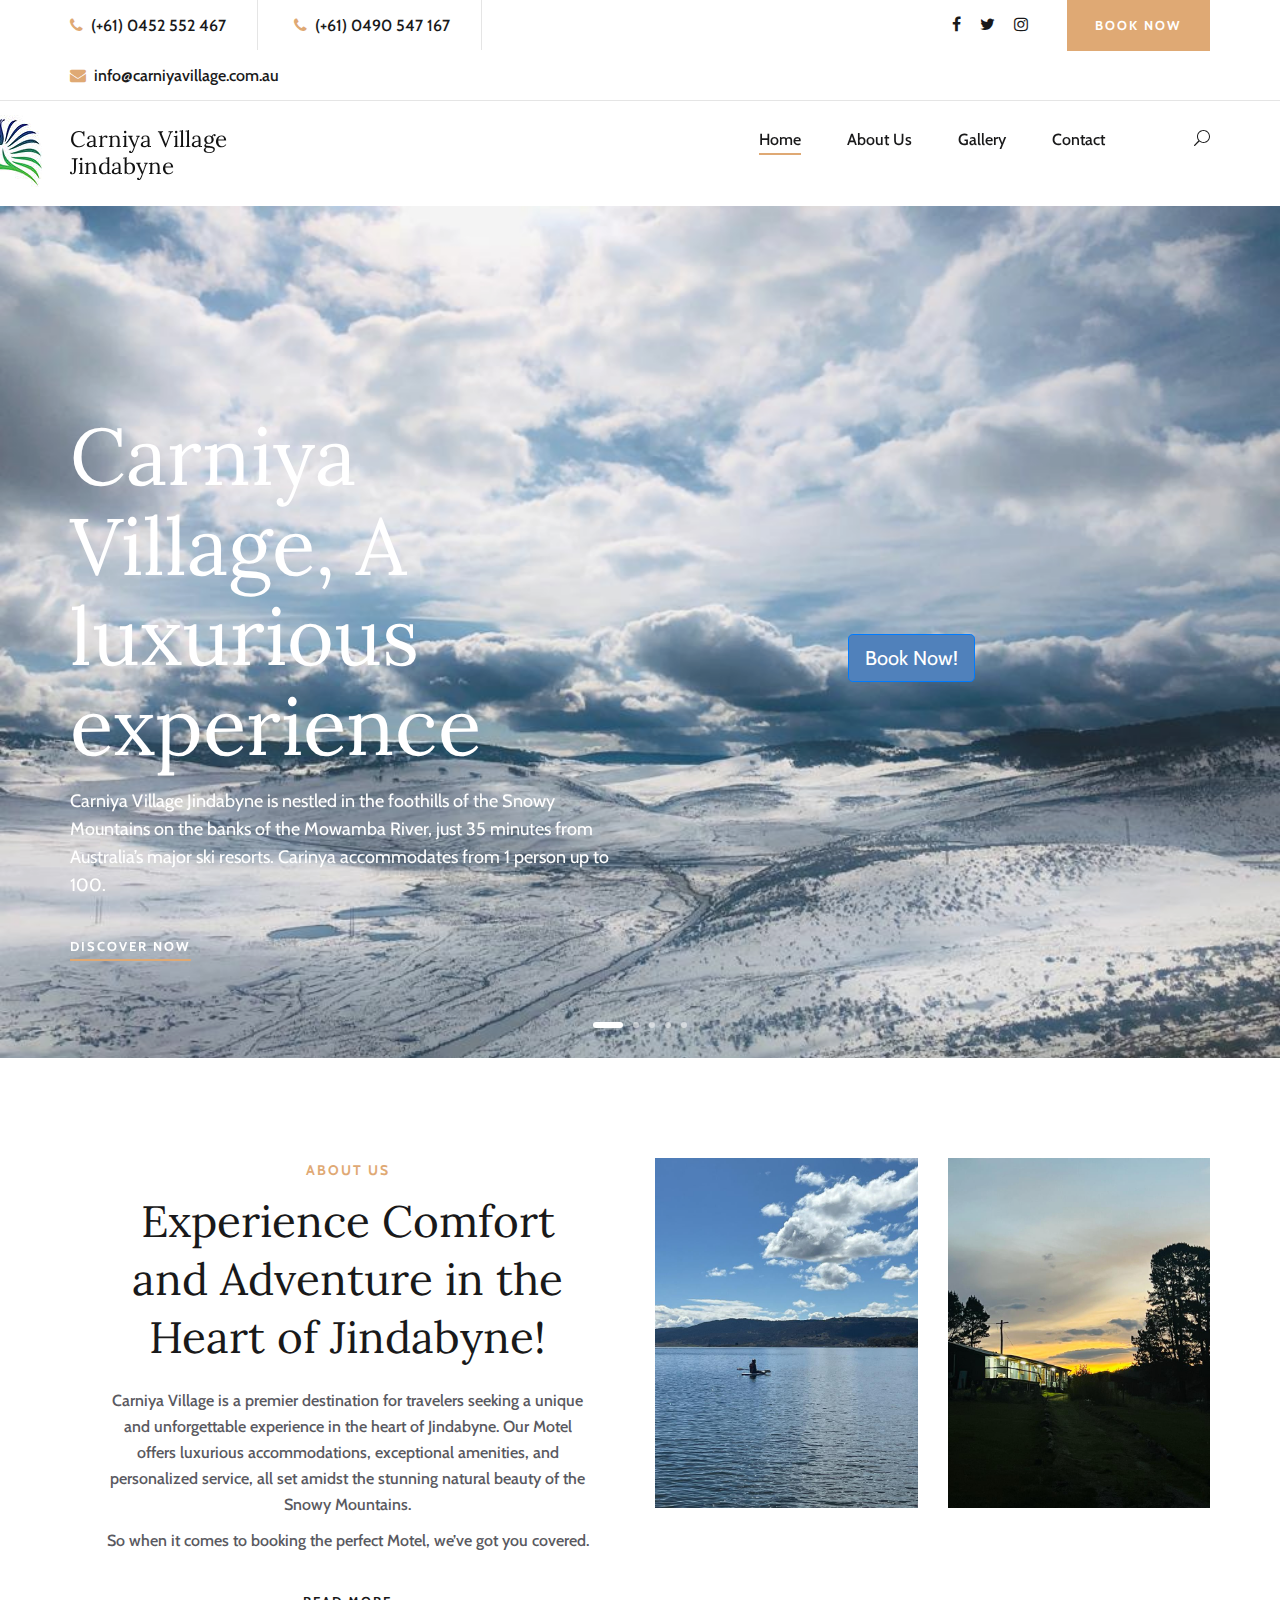
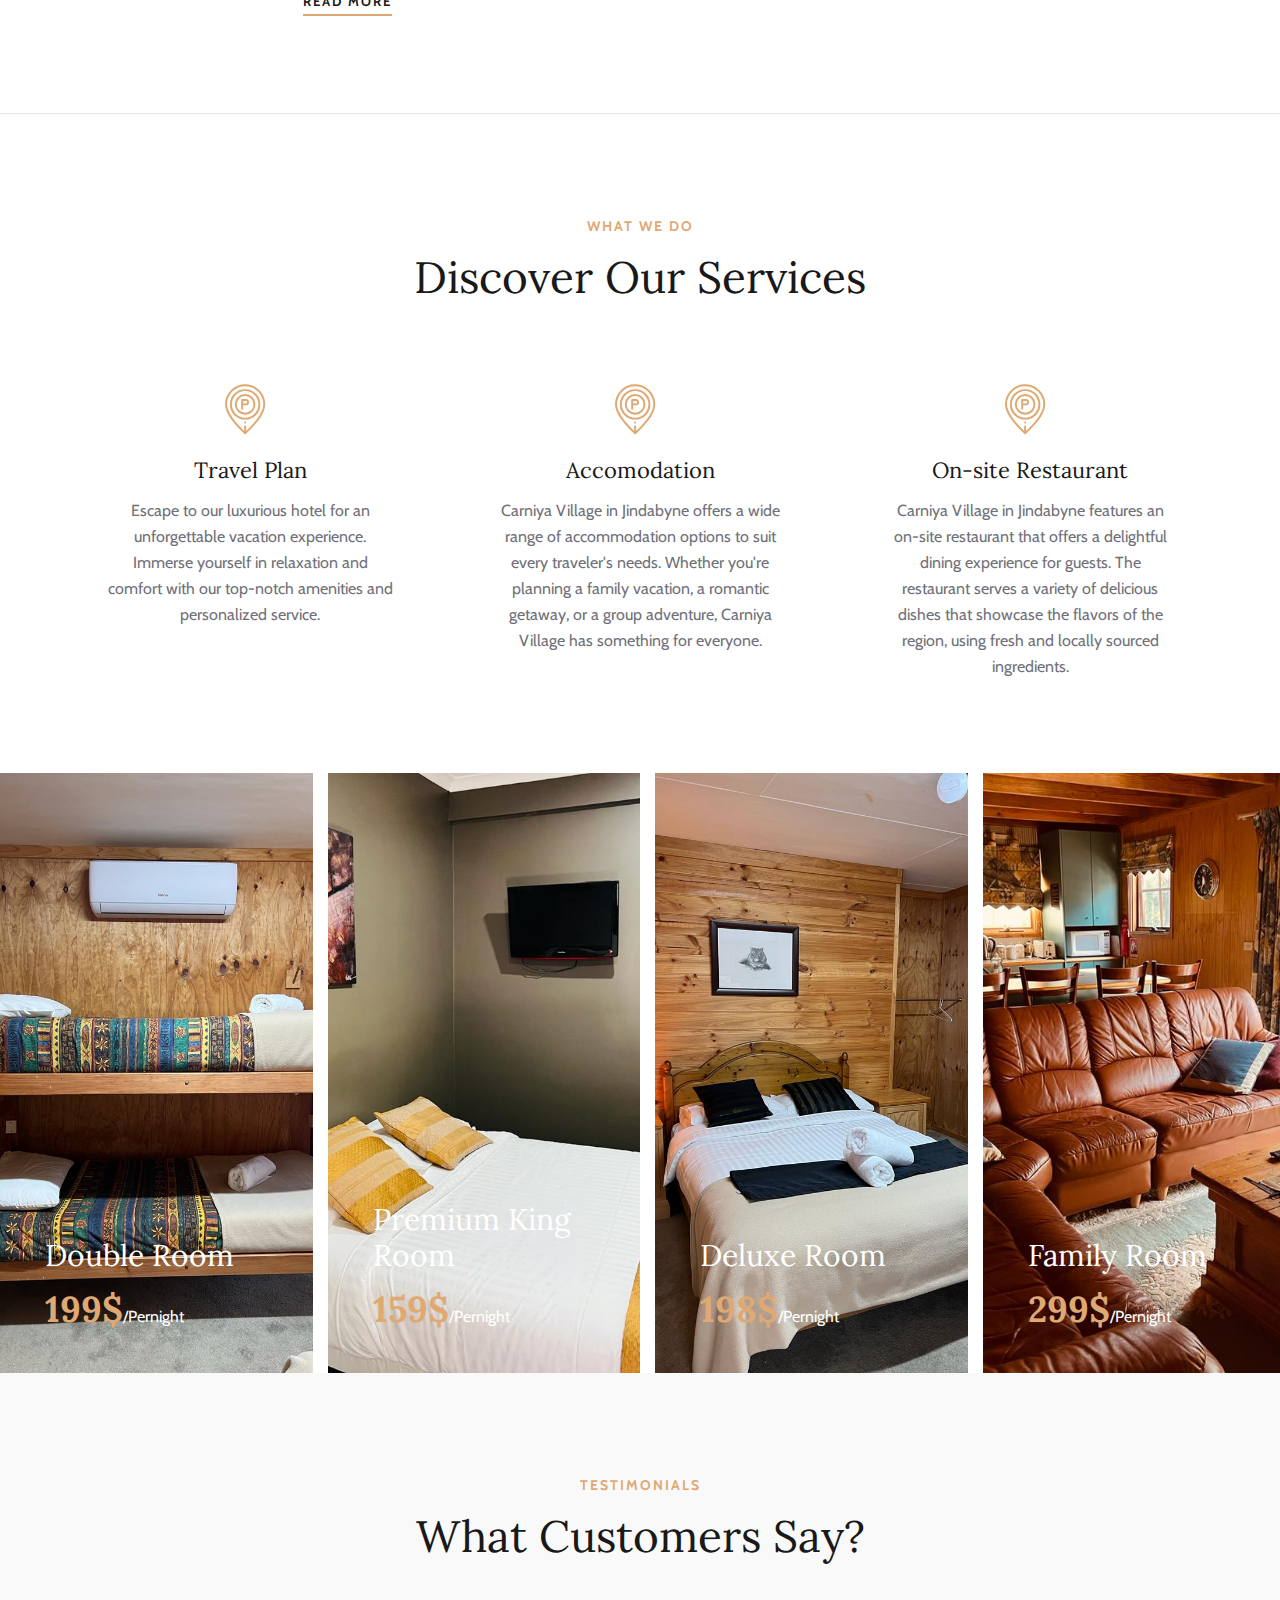
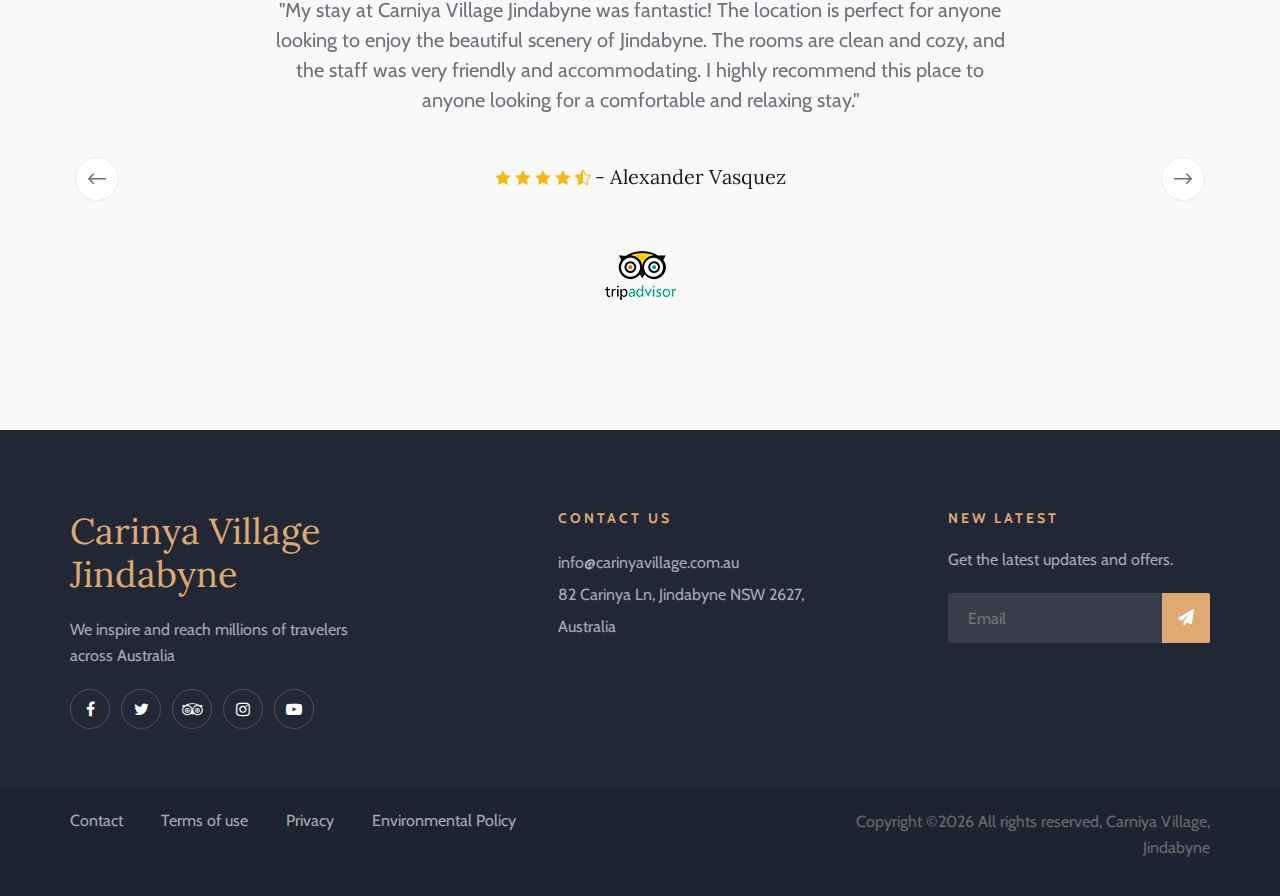
<file: index.html>
<!DOCTYPE html>
<html lang="zxx">

<head>
    <meta charset="UTF-8">
    <meta name="viewport" content="width=device-width, initial-scale=1.0">
    <meta http-equiv="X-UA-Compatible" content="ie=edge">
    <title>Carniya Village</title>

    <!-- Google Font -->
    <link href="https://fonts.googleapis.com/css?family=Lora:400,700&display=swap" rel="stylesheet">
    <link href="https://fonts.googleapis.com/css?family=Cabin:400,500,600,700&display=swap" rel="stylesheet">

    <!-- Css Styles -->
    <link rel="stylesheet" href="css/bootstrap.min.css" type="text/css">
    <link rel="stylesheet" href="css/font-awesome.min.css" type="text/css">
    <link rel="stylesheet" href="css/elegant-icons.css" type="text/css">
    <link rel="stylesheet" href="css/flaticon.css" type="text/css">
    <link rel="stylesheet" href="css/owl.carousel.min.css" type="text/css">
    <link rel="stylesheet" href="css/nice-select.css" type="text/css">
    <link rel="stylesheet" href="css/jquery-ui.min.css" type="text/css">
    <link rel="stylesheet" href="css/magnific-popup.css" type="text/css">
    <link rel="stylesheet" href="css/slicknav.min.css" type="text/css">
    <link rel="stylesheet" href="css/style.css" type="text/css">
</head>

<body>
    <!-- Page Preloder -->
    <div id="preloder">
        <div class="loader"></div>
    </div>

    <!-- Offcanvas Menu Section Begin -->
    <div class="offcanvas-menu-overlay" ></div>
    <div class="canvas-open">
        <i class="icon_menu"></i>
    </div>
    <div class="offcanvas-menu-wrapper" >
        <div class="canvas-close">
            <i class="icon_close"></i>
        </div>
        <div class="search-icon  search-switch">
            <i class="icon_search"></i>
        </div>
        <div class="header-configure-area">
<!--             <div class="language-option">
                <img src="img/flag.jpg" alt="">
                <span>EN <i class="fa fa-angle-down"></i></span>
                <div class="flag-dropdown">
                    <ul>
                        <li><a href="#">Zi</a></li>
                        <li><a href="#">Fr</a></li>
                    </ul>
                </div>
            </div> -->
            <a href="https://book-directonline.com/properties/carinyaalpinevillagedirect?locale=en&items[0][adults]=2&items[0][children]=0&items[0][infants]=0&currency=AUD&checkInDate=2023-05-12&checkOutDate=2023-05-13&trackPage=yes" class="bk-btn">Book Now</a>
        </div>
        <nav class="mainmenu mobile-menu">
            <ul>
                <li class="active"><a href="./index.html">Home</a></li>
                <li><a href="./about-us.html">About Us</a></li>
                <li><a href="./contact.html">Contact</a></li>
                <li><a href="./gallery.html">Gallery</a></li>
            </ul>
        </nav>
        <div id="mobile-menu-wrap"></div>
        <div class="top-social">
            <a href="#"><i class="fa fa-facebook"></i></a>
            <a href="#"><i class="fa fa-twitter"></i></a>
            <a href="#"><i class="fa fa-instagram"></i></a>
        </div>
        <ul class="top-widget">
            <li><i class="fa fa-phone"></i> (+61) 0452 552 467</li>
            <li><i class="fa fa-phone"></i> (+61)  0490 547 167</li>
            <li><i class="fa fa-envelope"></i> info@carniyavillage.com.au</li>
        </ul>
    </div>
    <!-- Offcanvas Menu Section End -->

    <!-- Header Section Begin -->
    <header class="header-section" >
        <div class="top-nav">
            <div class="container">
                <div class="row">
                    <div class="col-lg-6">
                        <ul class="tn-left">
                            <!-- <li><i class="fa fa-phone"></i> (12) 345 67890</li> -->
                             <li><i class="fa fa-phone"></i> (+61) 0452 552 467</li>
                             <li><i class="fa fa-phone"></i> (+61)  0490 547 167</li>
                            <li><i class="fa fa-envelope"></i> info@carniyavillage.com.au</li>
                        </ul>
                    </div>
                    <div class="col-lg-6">
                        <div class="tn-right">
                            <div class="top-social">
                                <a href="#"><i class="fa fa-facebook"></i></a>
                                <a href="#"><i class="fa fa-twitter"></i></a>
                                <a href="#"><i class="fa fa-instagram"></i></a>
                            </div>
                            <a href="https://book-directonline.com/properties/carinyaalpinevillagedirect?locale=en&items[0][adults]=2&items[0][children]=0&items[0][infants]=0&currency=AUD&checkInDate=2023-05-12&checkOutDate=2023-05-13&trackPage=yes" class="bk-btn">Book Now</a>
<!--                             <div class="language-option">
                                <img src="img/flag.jpg" alt="">
                                <span>EN <i class="fa fa-angle-down"></i></span>
                                <div class="flag-dropdown">
                                    <ul>
                                        <li><a href="#">Zi</a></li>
                                        <li><a href="#">Fr</a></li>
                                    </ul>
                                </div>
                            </div> -->
                        </div>
                    </div>
                </div>
            </div>
        </div>
        <div class="menu-item" >
            <div class="container">
                <div class="row">
                    <div class="col-lg-2">
                        <div class="logo">
                            <a href="./index.html">
                                <img id="carniya-logo" src="img/laterEdits/carniyalogo.jpg"  alt="">
                                <h2 id="text-style">Carniya Village Jindabyne</h2>
                            </a>
                        </div>
                    </div>
                    <div class="col-lg-10">
                        <div class="nav-menu">
                            <nav class="mainmenu" >
                                <ul>
                                    <li class="active"><a href="./index.html">Home</a></li>
                                    <li><a href="./about-us.html">About Us</a></li>
                                    <li><a href="./gallery.html">Gallery</a></li>
                                    <li><a href="./contact.html">Contact</a></li>
                                </ul>
                            </nav>
                            <div class="nav-right search-switch">
                                <i class="icon_search"></i>
                            </div>
                        </div>
                    </div>
                </div>
            </div>
        </div>
    </header>
    <!-- Header End -->

    <!-- Hero Section Begin -->
    <section class="hero-section">
        <div class="container">
            <div class="row">
                <div class="col-lg-6">
                    <div class="hero-text">
                        <h1 id="carniya-title-index">Carniya Village, A luxurious experience</h1>
                        <p>Carniya Village Jindabyne is nestled in the foothills of the Snowy Mountains on the banks of the Mowamba River, just 35 minutes from Australia’s major ski resorts. Carinya accommodates from 1 person up to 100.</p>
                        <p>

                        </p>
                        <a href="#about-us" class="primary-btn">Discover Now</a>
                    </div>
                </div>
                <div id="contact-button" >
                    <a style="background-color: rgb(80,129,187); text-decoration: none;" href="https://book-directonline.com/properties/carinyaalpinevillagedirect?locale=en&items[0][adults]=2&items[0][children]=0&items[0][infants]=0&currency=AUD&checkInDate=2023-05-12&checkOutDate=2023-05-13&trackPage=yes">
                    <button style="background-color: rgb(80,129,187);" type="button" class="btn btn-primary btn-lg btn-block">Book Now!</button>
                </a>
                   


                </div>
                <!-- <div class="col-xl-4 col-lg-5 offset-xl-2 offset-lg-1">
                    <div class="booking-form" style="opacity: 0.9;">
                        <h3>Booking Your Hotel</h3>
                        <form action="#">
                            <div class="check-date">
                                <label for="date-in">Check In:</label>
                                <input type="text" class="date-input" id="date-in">
                                <i class="icon_calendar"></i>
                            </div>
                            <div class="check-date">
                                <label for="date-out">Check Out:</label>
                                <input type="text" class="date-input" id="date-out">
                                <i class="icon_calendar"></i>
                            </div>
                            <div class="select-option">
                                <label for="guest">Guests:</label>
                                <select id="guest">
                                    <option value="">2 Adults</option>
                                    <option value="">3 Adults</option>
                                </select>
                            </div>
                            <div class="select-option">
                                <label for="room">Room:</label>
                                <select id="room">
                                    <option value="">1 Room</option>
                                    <option value="">2 Room</option>
                                </select>
                            </div>
                            <button type="submit">Check Availability</button>
                        </form>
                    </div>
                </div> -->
            </div>
        </div>
        <div class="hero-slider owl-carousel">
            <div class="hs-item set-bg" data-setbg="img/laterEdits/snow.jpg" style="opacity: 0.9;"></div>
            <div class="hs-item set-bg" data-setbg="img/laterEdits/lake.jpg" style="opacity: 0.9;"></div>
            <div class="hs-item set-bg" data-setbg="img/laterEdits/snowrabbit.jpeg" style="opacity: 0.9;"></div>
            <div class="hs-item set-bg" data-setbg="img/laterEdits/lakept2.jpg" style="opacity: 0.9;"></div>
            <div class="hs-item set-bg" data-setbg="img/laterEdits/lakept3.jpg" style="opacity: 0.9;"></div>
            <!-- <div class="hs-item set-bg" data-setbg="img/laterEdits/trees.jpg" ></div> -->
        </div>
    </section>
    <!-- Hero Section End -->

    <!-- About Us Section Begin -->
    <section class="aboutus-section spad" id = "about-us">
        <div class="container">
            <div class="row">
                <div class="col-lg-6">
                    <div class="about-text">
                        <div class="section-title">
                            <span>About Us</span>
                            <h2>Experience Comfort and Adventure in the Heart of Jindabyne!</h2>
                        </div>
                        <p class="f-para">Carniya Village is a premier destination for travelers seeking a unique and unforgettable experience in the heart of Jindabyne. Our Motel offers luxurious accommodations, exceptional amenities, and personalized service, all set amidst the stunning natural beauty of the Snowy Mountains.</p>
                        <p class="s-para">So when it comes to booking the perfect Motel, we’ve got you covered.</p>
                        <a href="./about-us.html" class="primary-btn about-btn">Read More</a>
                    </div>
                </div>
                <div class="col-lg-6">
                    <div class="about-pic">
                        <div class="row">
                            <div class="col-sm-6">
                                <img src="img/laterEdits/lakept4.jpg" alt="">
                            </div>
                            <div class="col-sm-6">
                                <img src="img/laterEdits/homeView.jpg" alt="">
                            </div>
                        </div>
                    </div>
                </div>
            </div>
        </div>
    </section>
    <!-- About Us Section End -->

    <!-- Services Section End -->
    <section class="services-section spad">
        <div class="container">
            <div class="row">
                <div class="col-lg-12">
                    <div class="section-title">
                        <span>What We Do</span>
                        <h2>Discover Our Services</h2>
                    </div>
                </div>
            </div>
            <div class="row">
                <div class="col-lg-4 col-sm-6">
                    <div class="service-item">
                        <i class="flaticon-036-parking"></i>
                        <h4>Travel Plan</h4>
                        <p>Escape to our luxurious hotel for an unforgettable vacation experience. Immerse yourself in relaxation and comfort with our top-notch amenities and personalized service.</p>
                    </div>
                </div>
                <div class="col-lg-4 col-sm-6">
                    <div class="service-item">
                        <i class="flaticon-036-parking"></i>
                        <h4>Accomodation</h4>
                        <p>Carniya Village in Jindabyne offers a wide range of accommodation options to suit every traveler's needs. Whether you're planning a family vacation, a romantic getaway, or a group adventure, Carniya Village has something for everyone.</p>
                    </div>
                </div>
                 <div class="col-lg-4 col-sm-6">
                    <div class="service-item">
                        <i class="flaticon-036-parking"></i>
                        <h4>On-site Restaurant</h4>
                        <p>Carniya Village in Jindabyne features an on-site restaurant that offers a delightful dining experience for guests. The restaurant serves a variety of delicious dishes that showcase the flavors of the region, using fresh and locally sourced ingredients.</p>
                    </div>
                </div>
            </div>
        </div>
    </section>
    <!-- Services Section End -->

    <!-- Home Room Section Begin -->
    <section class="hp-room-section">
        <div class="container-fluid">
            <div class="hp-room-items">
                <div class="row">
                    <div class="col-lg-3 col-md-6">
                        <div class="hp-room-item set-bg" data-setbg="img/laterEdits/doubleroom.jpg">
                            <div class="hr-text">
                                <h3>Double Room</h3>
                                <h2>199$<span>/Pernight</span></h2>
                                <table>
                                    <tbody>
                                        <tr>
                                            <td class="r-o">Size:</td>
                                            <td>30 ft</td>
                                        </tr>
                                        <tr>
                                            <td class="r-o">Capacity:</td>
                                            <td>Max persion 5</td>
                                        </tr>
                                        <tr>
                                            <td class="r-o">Bed:</td>
                                            <td>King Beds</td>
                                        </tr>
                                        <tr>
                                            <td class="r-o">Services:</td>
                                            <td>Wifi, Television, Bathroom,...</td>
                                        </tr>
                                    </tbody>
                                </table>
                                <a href="https://book-directonline.com/properties/carinyaalpinevillagedirect?locale=en&items[0][adults]=2&items[0][children]=0&items[0][infants]=0&currency=AUD&checkInDate=2023-05-12&checkOutDate=2023-05-13&trackPage=yes" class="primary-btn">More Details</a>
                            </div>
                        </div>
                    </div>
                    <div class="col-lg-3 col-md-6">
                        <div class="hp-room-item set-bg" data-setbg="img/laterEdits/kingroom.jpg">
                            <div class="hr-text">
                                <h3>Premium King Room</h3>
                                <h2>159$<span>/Pernight</span></h2>
                                <table>
                                    <tbody>
                                        <tr>
                                            <td class="r-o">Size:</td>
                                            <td>30 ft</td>
                                        </tr>
                                        <tr>
                                            <td class="r-o">Capacity:</td>
                                            <td>Max persion 5</td>
                                        </tr>
                                        <tr>
                                            <td class="r-o">Bed:</td>
                                            <td>King Beds</td>
                                        </tr>
                                        <tr>
                                            <td class="r-o">Services:</td>
                                            <td>Wifi, Television, Bathroom,...</td>
                                        </tr>
                                    </tbody>
                                </table>
                                <a href="https://book-directonline.com/properties/carinyaalpinevillagedirect?locale=en&items[0][adults]=2&items[0][children]=0&items[0][infants]=0&currency=AUD&checkInDate=2023-05-12&checkOutDate=2023-05-13&trackPage=yes" class="primary-btn">More Details</a>
                            </div>
                        </div>
                    </div>
                    <div class="col-lg-3 col-md-6">
                        <div class="hp-room-item set-bg" data-setbg="img/laterEdits/deluxeroom.jpg">
                            <div class="hr-text">
                                <h3>Deluxe Room</h3>
                                <h2>198$<span>/Pernight</span></h2>
                                <table>
                                    <tbody>
                                        <tr>
                                            <td class="r-o">Size:</td>
                                            <td>30 ft</td>
                                        </tr>
                                        <tr>
                                            <td class="r-o">Capacity:</td>
                                            <td>Max persion 5</td>
                                        </tr>
                                        <tr>
                                            <td class="r-o">Bed:</td>
                                            <td>King Beds</td>
                                        </tr>
                                        <tr>
                                            <td class="r-o">Services:</td>
                                            <td>Wifi, Television, Bathroom,...</td>
                                        </tr>
                                    </tbody>
                                </table>
                                <a href="https://book-directonline.com/properties/carinyaalpinevillagedirect?locale=en&items[0][adults]=2&items[0][children]=0&items[0][infants]=0&currency=AUD&checkInDate=2023-05-12&checkOutDate=2023-05-13&trackPage=yes" class="primary-btn">More Details</a>
                            </div>
                        </div>
                    </div>
                    <div class="col-lg-3 col-md-6">
                        <div class="hp-room-item set-bg" data-setbg="img/laterEdits/coolroom.jpg">
                            <div class="hr-text">
                                <h3>Family Room</h3>
                                <h2>299$<span>/Pernight</span></h2>
                                <table>
                                    <tbody>
                                        <tr>
                                            <td class="r-o">Size:</td>
                                            <td>30 ft</td>
                                        </tr>
                                        <tr>
                                            <td class="r-o">Capacity:</td>
                                            <td>Max persion 5</td>
                                        </tr>
                                        <tr>
                                            <td class="r-o">Bed:</td>
                                            <td>King Beds</td>
                                        </tr>
                                        <tr>
                                            <td class="r-o">Services:</td>
                                            <td>Wifi, Television, Bathroom,...</td>
                                        </tr>
                                    </tbody>
                                </table>
                                <a href="https://book-directonline.com/properties/carinyaalpinevillagedirect?locale=en&items[0][adults]=2&items[0][children]=0&items[0][infants]=0&currency=AUD&checkInDate=2023-05-12&checkOutDate=2023-05-13&trackPage=yes" class="primary-btn">More Details</a>
                            </div>
                        </div>
                    </div>
                </div>
            </div>
        </div>
    </section>
    <!-- Home Room Section End -->

    <!-- Testimonial Section Begin -->
    <section class="testimonial-section spad">
        <div class="container">
            <div class="row">
                <div class="col-lg-12">
                    <div class="section-title">
                        <span>Testimonials</span>
                        <h2>What Customers Say?</h2>
                    </div>
                </div>
            </div>
            <div class="row">
                <div class="col-lg-8 offset-lg-2">
                    <div class="testimonial-slider owl-carousel">
                        <div class="ts-item">
                            <p>"My stay at Carniya Village Jindabyne was fantastic! The location is perfect for anyone looking to enjoy the beautiful scenery of Jindabyne. The rooms are clean and cozy, and the staff was very friendly and accommodating. I highly recommend this place to anyone looking for a comfortable and relaxing stay."</p>
                            <div class="ti-author">
                                <div class="rating">
                                    <i class="icon_star"></i>
                                    <i class="icon_star"></i>
                                    <i class="icon_star"></i>
                                    <i class="icon_star"></i>
                                    <i class="icon_star-half_alt"></i>
                                </div>
                                <h5> - Alexander Vasquez</h5>
                            </div>
                            <img src="img/testimonial-logo.png" alt="">
                            
                        </div>
                        <div class="ts-item">
                            <p>"I recently stayed at Carniya Village Jindabyne and had an excellent experience. The rooms are spacious and well-appointed with everything you need for a comfortable stay. The views from the balcony are breathtaking and the staff is very friendly and helpful. Overall, a great choice for anyone looking for a peaceful and enjoyable stay."</p>
                            <div class="ti-author">
                                <div class="rating">
                                    <i class="icon_star"></i>
                                    <i class="icon_star"></i>
                                    <i class="icon_star"></i>
                                    <i class="icon_star"></i>
                                </div>
                                <h5> - Tanish Anand</h5>
                            </div>
                            <img src="img/testimonial-logo.png" alt="">
                            
                        </div>
                        <div class="ts-item">
                            <p>"Carniya Village Jindabyne is a hidden gem! The property is beautifully maintained and the accommodations are modern and comfortable. The staff is very welcoming and attentive to every need. The location is perfect for outdoor enthusiasts, with easy access to hiking, biking, and skiing. I highly recommend this place to anyone looking for a quiet and relaxing getaway."</p>
                            <div class="ti-author">
                                <div class="rating">
                                    <i class="icon_star"></i>
                                    <i class="icon_star"></i>
                                    <i class="icon_star"></i>
                                    <i class="icon_star"></i>
                                </div>
                                <h5> - Dexter Morgan</h5>
                            </div>
                            <img src="img/testimonial-logo.png" alt="">
                            
                        </div>
                        <div class="ts-item">
                            <p>"Carniya Village Jindabyne is the perfect place to stay for a mountain getaway! The rooms are spacious and well-equipped, and the staff is friendly and accommodating. The location is great, with easy access to the slopes and other outdoor activities. I would highly recommend this place to anyone looking for a relaxing and enjoyable stay in Jindabyne."
                            </p>
                            <div class="ti-author">
                                <div class="rating">
                                    <i class="icon_star"></i>
                                    <i class="icon_star"></i>
                                    <i class="icon_star"></i>
                                    <i class="icon_star"></i>
                                </div>
                                <h5> - Hannibal Lecter</h5>
                            </div>
                            <img src="img/testimonial-logo.png" alt="">
                        </div>
                        <div class="ts-item">
                            <p>"I had a wonderful stay at Carniya Village Jindabyne! The rooms are clean and well-maintained, and the views from the balcony are simply breathtaking. The staff is very friendly and helpful, making my stay even more enjoyable. I would definitely recommend this place to anyone looking for a comfortable and peaceful retreat in the heart of Jindabyne."
                            </p>
                            <div class="ti-author">
                                <div class="rating">
                                    <i class="icon_star"></i>
                                    <i class="icon_star"></i>
                                    <i class="icon_star"></i>
                                    <i class="icon_star"></i>
                                </div>
                                <h5> - S Sebastian</h5>
                            </div>
                            <img src="img/testimonial-logo.png" alt="">
                        </div>

                    </div>
                </div>
            </div>
        </div>
    </section>
    <!-- Testimonial Section End -->

    <!-- Blog Section Begin -->
    <!-- <section class="blog-section spad">
        <div class="container">
            <div class="row">
                <div class="col-lg-12">
                    <div class="section-title">
                        <span>Hotel News</span>
                        <h2>Our Blog & Event</h2>
                    </div>
                </div>
            </div>
            <div class="row">
                <div class="col-lg-4">
                    <div class="blog-item set-bg" data-setbg="img/blog/blog-1.jpg">
                        <div class="bi-text">
                            <span class="b-tag">Travel Trip</span>
                            <h4><a href="#">Tremblant In Canada</a></h4>
                            <div class="b-time"><i class="icon_clock_alt"></i> 15th April, 2019</div>
                        </div>
                    </div>
                </div>
                <div class="col-lg-4">
                    <div class="blog-item set-bg" data-setbg="img/blog/blog-2.jpg">
                        <div class="bi-text">
                            <span class="b-tag">Camping</span>
                            <h4><a href="#">Choosing A Static Caravan</a></h4>
                            <div class="b-time"><i class="icon_clock_alt"></i> 15th April, 2019</div>
                        </div>
                    </div>
                </div>
                <div class="col-lg-4">
                    <div class="blog-item set-bg" data-setbg="img/blog/blog-3.jpg">
                        <div class="bi-text">
                            <span class="b-tag">Event</span>
                            <h4><a href="#">Copper Canyon</a></h4>
                            <div class="b-time"><i class="icon_clock_alt"></i> 21th April, 2019</div>
                        </div>
                    </div>
                </div>
                <div class="col-lg-8">
                    <div class="blog-item small-size set-bg" data-setbg="img/blog/blog-wide.jpg">
                        <div class="bi-text">
                            <span class="b-tag">Event</span>
                            <h4><a href="#">Trip To Iqaluit In Nunavut A Canadian Arctic City</a></h4>
                            <div class="b-time"><i class="icon_clock_alt"></i> 08th April, 2019</div>
                        </div>
                    </div>
                </div>
                <div class="col-lg-4">
                    <div class="blog-item small-size set-bg" data-setbg="img/blog/blog-10.jpg">
                        <div class="bi-text">
                            <span class="b-tag">Travel</span>
                            <h4><a href="#">Traveling To Barcelona</a></h4>
                            <div class="b-time"><i class="icon_clock_alt"></i> 12th April, 2019</div>
                        </div>
                    </div>
                </div>
            </div>
        </div>
    </section> -->
    <!-- Blog Section End -->

    <!-- Footer Section Begin -->
    <footer class="footer-section">
        <div class="container">
            <div class="footer-text">
                <div class="row">
                    <div class="col-lg-4">
                        <div class="ft-about">
                            <div class="logo">
                                <a href="#">
                                   <h2 style="color: #dfa972;">Carinya Village Jindabyne </h2>
                                </a>
                            </div>
                            <p>We inspire and reach millions of travelers<br /> across Australia</p>
                            <div class="fa-social">
                                <a href="#"><i class="fa fa-facebook"></i></a>
                                <a href="#"><i class="fa fa-twitter"></i></a>
                                <a href="#"><i class="fa fa-tripadvisor"></i></a>
                                <a href="#"><i class="fa fa-instagram"></i></a>
                                <a href="#"><i class="fa fa-youtube-play"></i></a>
                            </div>
                        </div>
                    </div>
                    <div class="col-lg-3 offset-lg-1">
                        <div class="ft-contact">
                            <h6>Contact Us</h6>
                            <ul>
                                
                                    <li>info@carinyavillage.com.au</li>
                                <li>82 Carinya Ln, Jindabyne NSW 2627, Australia</li>
                            </ul>
                        </div>
                    </div>
                    <div class="col-lg-3 offset-lg-1">
                        <div class="ft-newslatter">
                            <h6>New latest</h6>
                            <p>Get the latest updates and offers.</p>
                            <form action="#" class="fn-form">
                                <input type="text" placeholder="Email">
                                <button type="submit"><i class="fa fa-send"></i></button>
                            </form>
                        </div>
                    </div>
                </div>
            </div>
        </div>
        <div class="copyright-option">
            <div class="container">
                <div class="row">
                    <div class="col-lg-7">
                        <ul>
                            <li><a href="#">Contact</a></li>
                            <li><a href="#">Terms of use</a></li>
                            <li><a href="#">Privacy</a></li>
                            <li><a href="#">Environmental Policy</a></li>
                        </ul>
                    </div>
                    <div class="col-lg-5">
                        <div class="co-text"><p><!-- Link back to Colorlib can't be removed. Template is licensed under CC BY 3.0. -->
  Copyright &copy;<script>document.write(new Date().getFullYear());</script> All rights reserved, Carniya Village,<br> Jindabyne</p></div>
                    </div>
                </div>
            </div>
        </div>
    </footer>
    <!-- Footer Section End -->

    <!-- Search model Begin -->
    <div class="search-model">
        <div class="h-100 d-flex align-items-center justify-content-center">
            <div class="search-close-switch"><i class="icon_close"></i></div>
            <form class="search-model-form">
                <input type="text" id="search-input" placeholder="Search here.....">
            </form>
        </div>
    </div>
    <!-- Search model end -->

    <!-- Js Plugins -->
    <script src="js/jquery-3.3.1.min.js"></script>
    <script src="js/bootstrap.min.js"></script>
    <script src="js/jquery.magnific-popup.min.js"></script>
    <script src="js/jquery.nice-select.min.js"></script>
    <script src="js/jquery-ui.min.js"></script>
    <script src="js/jquery.slicknav.js"></script>
    <script src="js/owl.carousel.min.js"></script>
    <script src="js/main.js"></script>
</body>

</html>
</file>
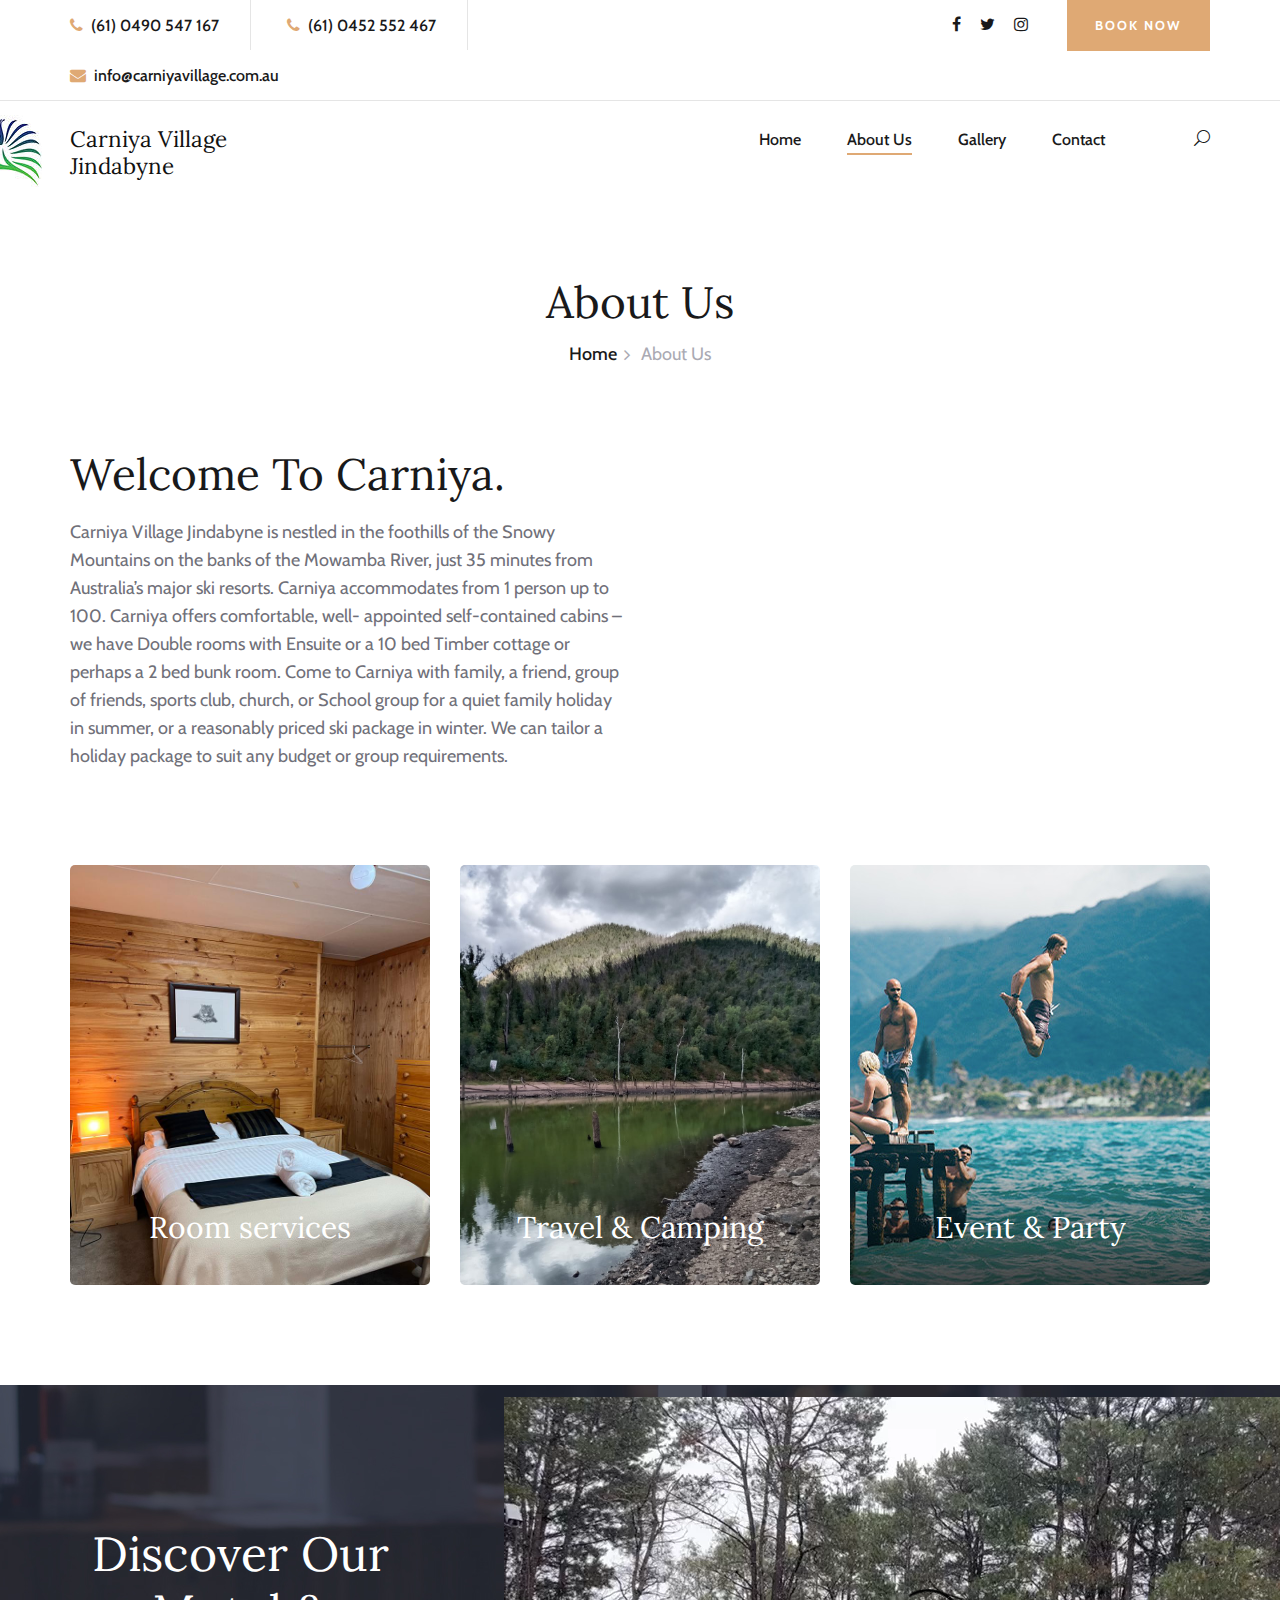
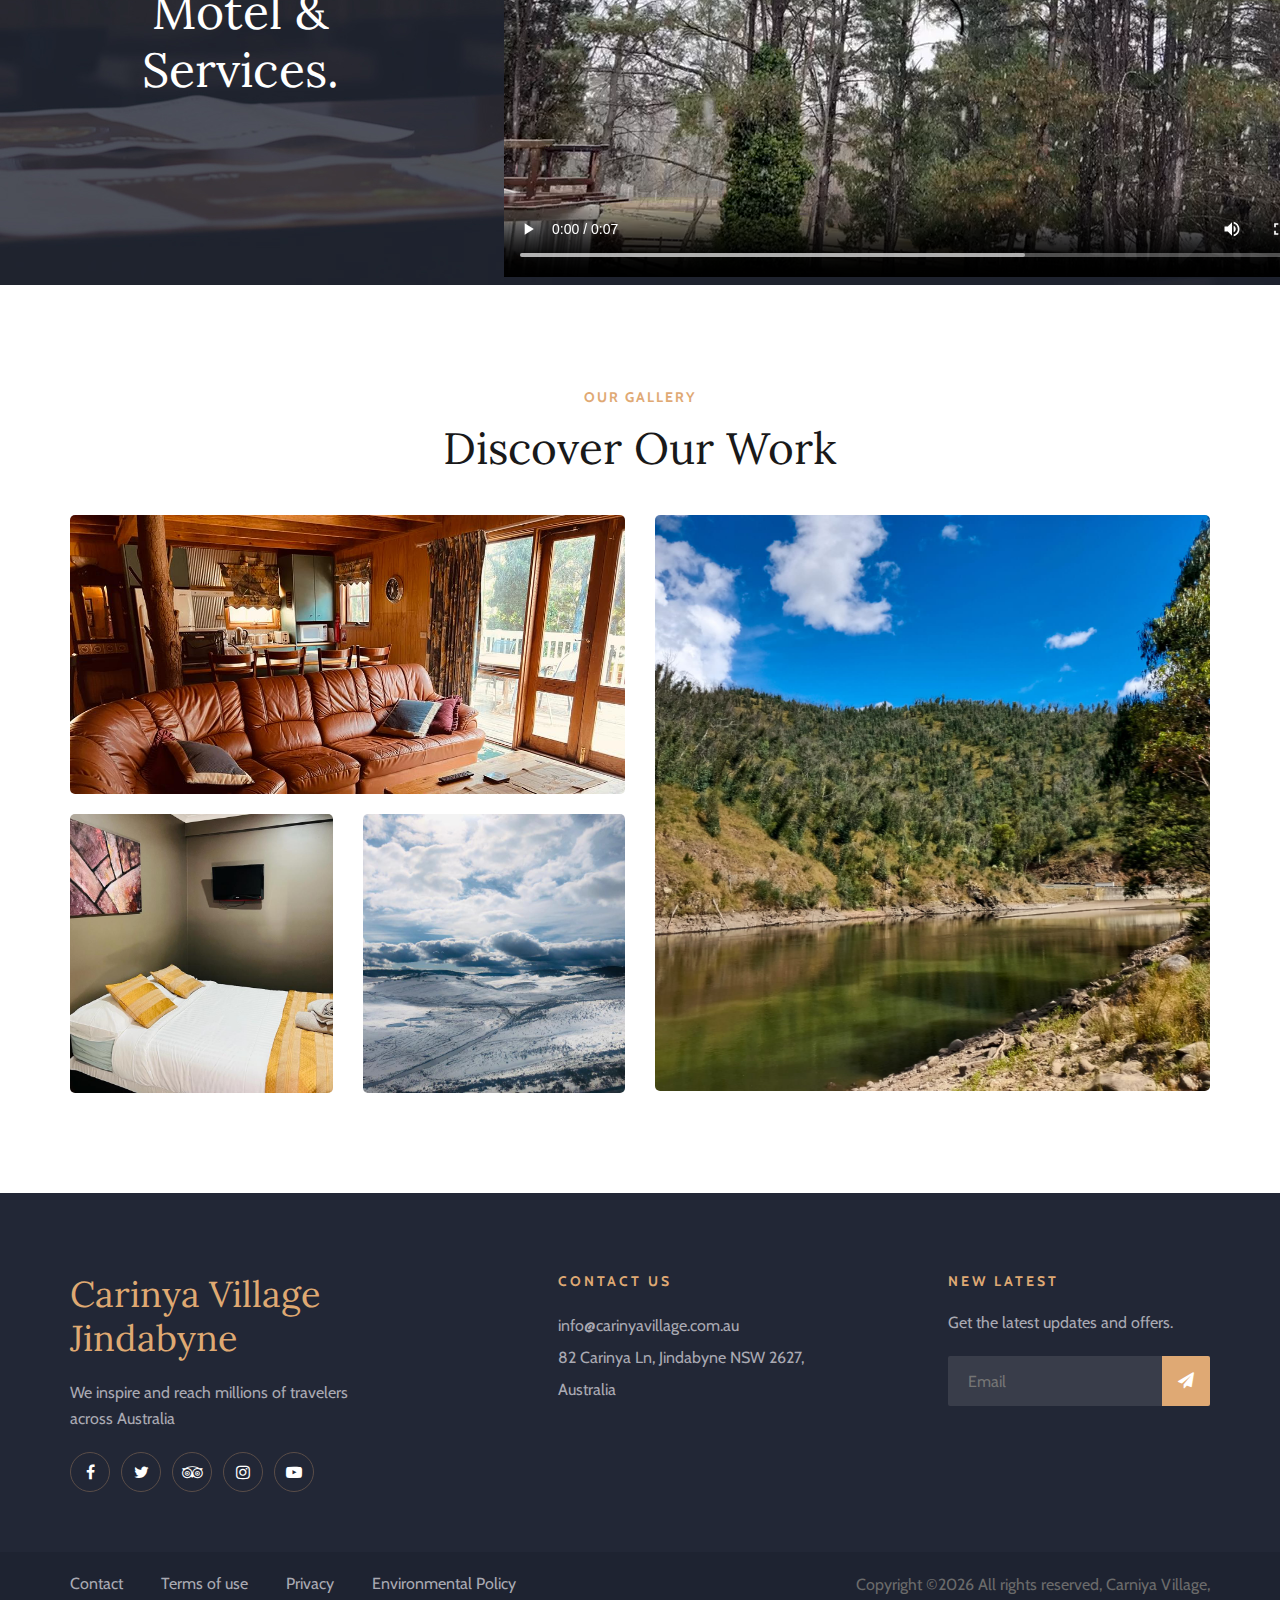
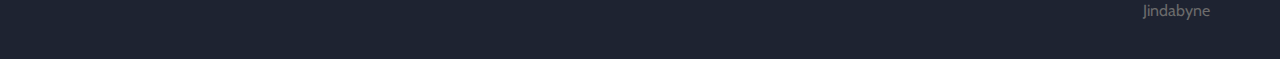
<file: about-us.html>
<!DOCTYPE html>
<html lang="zxx">

<head>
    <meta charset="UTF-8">
    <meta name="keywords" content="Sona, unica, creative, html">
    <meta name="viewport" content="width=device-width, initial-scale=1.0">
    <meta http-equiv="X-UA-Compatible" content="ie=edge">
    <title>Carniya Village</title>

    <!-- Google Font -->
    <link href="https://fonts.googleapis.com/css?family=Lora:400,700&display=swap" rel="stylesheet">
    <link href="https://fonts.googleapis.com/css?family=Cabin:400,500,600,700&display=swap" rel="stylesheet">

    <!-- Css Styles -->
    <link rel="stylesheet" href="css/bootstrap.min.css" type="text/css">
    <link rel="stylesheet" href="css/font-awesome.min.css" type="text/css">
    <link rel="stylesheet" href="css/elegant-icons.css" type="text/css">
    <link rel="stylesheet" href="css/flaticon.css" type="text/css">
    <link rel="stylesheet" href="css/owl.carousel.min.css" type="text/css">
    <link rel="stylesheet" href="css/nice-select.css" type="text/css">
    <link rel="stylesheet" href="css/jquery-ui.min.css" type="text/css">
    <link rel="stylesheet" href="css/magnific-popup.css" type="text/css">
    <link rel="stylesheet" href="css/slicknav.min.css" type="text/css">
    <link rel="stylesheet" href="css/style.css" type="text/css">
</head>

<body>
    <!-- Page Preloder -->
    <div id="preloder">
        <div class="loader"></div>
    </div>

    <!-- Offcanvas Menu Section Begin -->
    <!-- Offcanvas Menu Section Begin -->
    <div class="offcanvas-menu-overlay"></div>
    <div class="canvas-open">
        <i class="icon_menu"></i>
    </div>
    <div class="offcanvas-menu-wrapper">
        <div class="canvas-close">
            <i class="icon_close"></i>
        </div>
        <div class="search-icon  search-switch">
            <i class="icon_search"></i>
        </div>
        <div class="header-configure-area">
           
            <a href="https://book-directonline.com/properties/carinyaalpinevillagedirect?locale=en&items[0][adults]=2&items[0][children]=0&items[0][infants]=0&currency=AUD&checkInDate=2023-05-13&checkOutDate=2023-05-14&trackPage=yes" class="bk-btn">Book Now</a>
        </div>
        <nav class="mainmenu mobile-menu">
            <ul>
                <li ><a href="./index.html">Home</a></li>
                <li class="active"><a href="./about-us.html">About Us</a></li>
                <li><a href="./contact.html">Contact</a></li>
                <li><a href="./gallery.html">Gallery</a></li>

            </ul>
        </nav>
        <div id="mobile-menu-wrap"></div>
        <div class="top-social">
            <a href="#"><i class="fa fa-facebook"></i></a>
            <a href="#"><i class="fa fa-twitter"></i></a>
            <a href="#"><i class="fa fa-instagram"></i></a>
        </div>
        <ul class="top-widget">
            <!-- <li><i class="fa fa-phone"></i> (12) 345 67890</li> -->
              <li><i class="fa fa-phone"></i> (61) 0490 547 167</li>
                            <li><i class="fa fa-phone"></i> (61) 0452 552 467</li>
            <li><i class="fa fa-envelope"></i> info@carniyavillage.com.au</li>
        </ul>
    </div>
    <!-- Offcanvas Menu Section End -->

    <!-- Header Section Begin -->
    <header class="header-section">
        <div class="top-nav">
            <div class="container">
                <div class="row">
                    <div class="col-lg-6">
                        <ul class="tn-left">
                            <li><i class="fa fa-phone"></i> (61) 0490 547 167</li>
                            <li><i class="fa fa-phone"></i> (61) 0452 552 467</li>
                            
                            <li><i class="fa fa-envelope"></i> info@carniyavillage.com.au</li>
                        </ul>
                    </div>
                    <div class="col-lg-6">
                        <div class="tn-right">
                            <div class="top-social">
                                <a href="#"><i class="fa fa-facebook"></i></a>
                                <a href="#"><i class="fa fa-twitter"></i></a>
                                <a href="#"><i class="fa fa-instagram"></i></a>
                            </div>
                            <a href="https://book-directonline.com/properties/carinyaalpinevillagedirect?locale=en&items[0][adults]=2&items[0][children]=0&items[0][infants]=0&currency=AUD&checkInDate=2023-05-13&checkOutDate=2023-05-14&trackPage=yes" class="bk-btn">Book Now</a>
                        </div>
                    </div>
                </div>
            </div>
        </div>
        <div class="menu-item" >
            <div class="container">
                <div class="row">
                    <div class="col-lg-2">
                        <div class="logo">
                            <a href="./index.html">
                                <img id="carniya-logo" src="img/laterEdits/carniyalogo.jpg"  alt="">
                                <h2 id="text-style">Carniya Village Jindabyne</h2>
                            </a>
                        </div>
                    </div>
                    <div class="col-lg-10">
                        <div class="nav-menu">
                            <nav class="mainmenu" >
                                <ul>
                                    <li ><a href="./index.html">Home</a></li>
                                    <li class="active"><a href="./about-us.html">About Us</a></li>
                                    <li><a href="./gallery.html">Gallery</a></li>
                                    <li><a href="./contact.html">Contact</a></li>
                                </ul>
                            </nav>
                            <div class="nav-right search-switch">
                                <i class="icon_search"></i>
                            </div>
                        </div>
                    </div>
                </div>
            </div>
        </div>
    </header>
    <!-- Header End -->

    <!-- Breadcrumb Section Begin -->
    <div class="breadcrumb-section">
        <div class="container">
            <div class="row">
                <div class="col-lg-12">
                    <div class="breadcrumb-text">
                        <h2>About Us</h2>
                        <div class="bt-option">
                            <a href="./index.html">Home</a>
                            <span>About Us</span>
                        </div>
                    </div>
                </div>
            </div>
        </div>
    </div>
    <!-- Breadcrumb Section End -->

    <!-- About Us Page Section Begin -->
    <section class="aboutus-page-section spad">
        <div class="container">
            <div class="about-page-text">
                <div class="row">
                    <div class="col-lg-6">
                        <div class="ap-title">
                            <h2>Welcome To Carniya.</h2>
                            <p>Carniya Village Jindabyne is nestled in the foothills of the Snowy Mountains on the banks of the Mowamba River, just 35 minutes from Australia’s major ski resorts. Carniya accommodates from 1 person up to 100.
Carniya offers comfortable, well- appointed self-contained cabins – we have Double rooms with Ensuite or a 10 bed Timber cottage or perhaps a 2 bed bunk room.
Come to Carniya with family, a friend, group of friends, sports club, church, or School group for a quiet family holiday in summer, or a reasonably priced ski package in winter.
We can tailor a holiday package to suit any budget or group requirements.</p>
                        </div>
                    </div>
                </div>
            </div>
            <div class="about-page-services">
                <div class="row">
                    <div class="col-md-4">
                        <div class="ap-service-item set-bg" data-setbg="img/laterEdits/deluxeroom.jpg">
                            <div class="api-text">
                                <h3>Room services</h3>
                            </div>
                        </div>
                    </div>
                    <div class="col-md-4">
                        <div class="ap-service-item set-bg" data-setbg="img/laterEdits/lakept2.jpg">
                            <div class="api-text">
                                <h3>Travel & Camping</h3>
                            </div>
                        </div>
                    </div>
                    <div class="col-md-4">
                        <div class="ap-service-item set-bg" data-setbg="img/about/about-p3.jpg">
                            <div class="api-text">
                                <h3>Event & Party</h3>
                            </div>
                        </div>
                    </div>
                </div>
            </div>
        </div>
    </section>
    <!-- About Us Page Section End -->

    <!-- Video Section Begin -->
    <section class="video-section set-bg" data-setbg="img/video-bg.jpg">
        <div class="container">
            <div class="row">
                <div class="col-lg-12">
                    <div class="video-text">
                        <h2  id="videotext-bro">Discover Our Motel & Services.</h2>
                       <video id="video-bro"src="img/laterEdits/video.mp4" controls></video>
                    </div>
                </div>
            </div>
        </div>
    </section>
    <!-- Video Section End -->

    <!-- Gallery Section Begin -->
    <section class="gallery-section spad">
        <div class="container">
            <div class="row">
                <div class="col-lg-12">
                    <div class="section-title">
                        <span>Our Gallery</span>
                        <h2>Discover Our Work</h2>
                    </div>
                </div>
            </div>
            <div class="row">
                <div class="col-lg-6">
                    <div class="gallery-item set-bg" data-setbg="img/laterEdits/coolroom.jpg">
                        <div class="gi-text">
                            <h3>Room Luxury</h3>
                        </div>
                    </div>
                    <div class="row">
                        <div class="col-sm-6">
                            <div class="gallery-item set-bg" data-setbg="img/laterEdits/kingroom.jpg">
                                <div class="gi-text">
                                    <h3>Room Luxury</h3>
                                </div>
                            </div>
                        </div>
                        <div class="col-sm-6">
                            <div class="gallery-item set-bg" data-setbg="img/laterEdits/snow.jpg">
                                <div class="gi-text">
                                    <h3>Heavenly Mountains</h3>
                                </div>
                            </div>
                        </div>
                    </div>
                </div>
                <div class="col-lg-6">
                    <div class="gallery-item large-item set-bg" data-setbg="img/laterEdits/lakept3.jpg">
                        <div class="gi-text">
                            <h3>Scenic Views</h3>
                        </div>
                    </div>
                </div>
            </div>
        </div>
    </section>
    <!-- Gallery Section End -->

    <!-- Footer Section Begin -->
    <footer class="footer-section">
        <div class="container">
            <div class="footer-text">
                <div class="row">
                    <div class="col-lg-4">
                        <div class="ft-about">
                            <div class="logo">
                                <a href="#">
                                   <h2 style="color: #dfa972;">Carinya Village Jindabyne </h2>
                                </a>
                            </div>
                            <p>We inspire and reach millions of travelers<br /> across Australia</p>
                            <div class="fa-social">
                                <a href="#"><i class="fa fa-facebook"></i></a>
                                <a href="#"><i class="fa fa-twitter"></i></a>
                                <a href="#"><i class="fa fa-tripadvisor"></i></a>
                                <a href="#"><i class="fa fa-instagram"></i></a>
                                <a href="#"><i class="fa fa-youtube-play"></i></a>
                            </div>
                        </div>
                    </div>
                    <div class="col-lg-3 offset-lg-1">
                        <div class="ft-contact">
                            <h6>Contact Us</h6>
                            <ul>
                                
                                    <li>info@carinyavillage.com.au</li>
                                <li>82 Carinya Ln, Jindabyne NSW 2627, Australia</li>
                            </ul>
                        </div>
                    </div>
                    <div class="col-lg-3 offset-lg-1">
                        <div class="ft-newslatter">
                            <h6>New latest</h6>
                            <p>Get the latest updates and offers.</p>
                            <form action="#" class="fn-form">
                                <input type="text" placeholder="Email">
                                <button type="submit"><i class="fa fa-send"></i></button>
                            </form>
                        </div>
                    </div>
                </div>
            </div>
        </div>
        <div class="copyright-option">
            <div class="container">
                <div class="row">
                    <div class="col-lg-7">
                        <ul>
                            <li><a href="#">Contact</a></li>
                            <li><a href="#">Terms of use</a></li>
                            <li><a href="#">Privacy</a></li>
                            <li><a href="#">Environmental Policy</a></li>
                        </ul>
                    </div>
                    <div class="col-lg-5">
                        <div class="co-text"><p><!-- Link back to Colorlib can't be removed. Template is licensed under CC BY 3.0. -->
  Copyright &copy;<script>document.write(new Date().getFullYear());</script> All rights reserved, Carniya Village,<br> Jindabyne</p></div>
                    </div>
                </div>
            </div>
        </div>
    </footer>
    <!-- Footer Section End -->

    <!-- Search model Begin -->
    <div class="search-model">
        <div class="h-100 d-flex align-items-center justify-content-center">
            <div class="search-close-switch"><i class="icon_close"></i></div>
            <form class="search-model-form">
                <input type="text" id="search-input" placeholder="Search here.....">
            </form>
        </div>
    </div>
    <!-- Search model end -->

    <!-- Js Plugins -->
    <script src="js/jquery-3.3.1.min.js"></script>
    <script src="js/bootstrap.min.js"></script>
    <script src="js/jquery.magnific-popup.min.js"></script>
    <script src="js/jquery.nice-select.min.js"></script>
    <script src="js/jquery-ui.min.js"></script>
    <script src="js/jquery.slicknav.js"></script>
    <script src="js/owl.carousel.min.js"></script>
    <script src="js/main.js"></script>
</body>

</html>
</file>
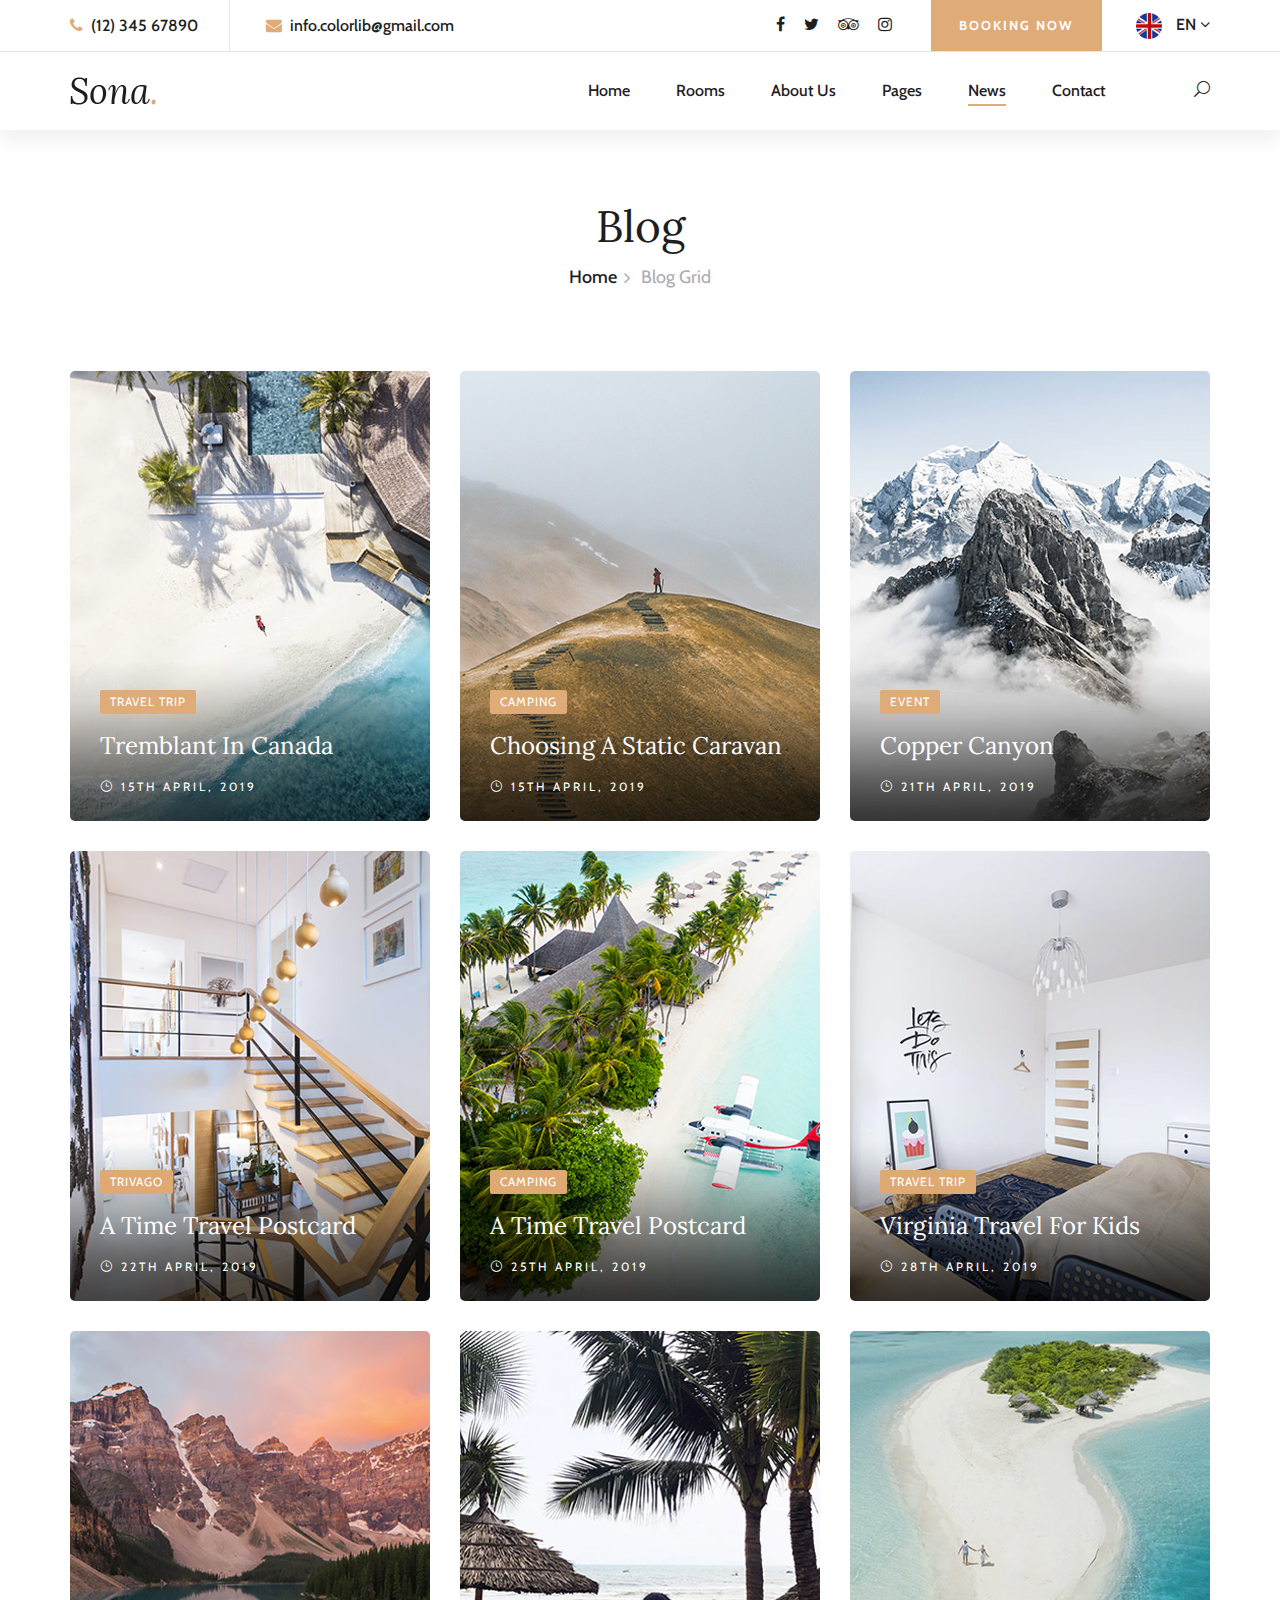
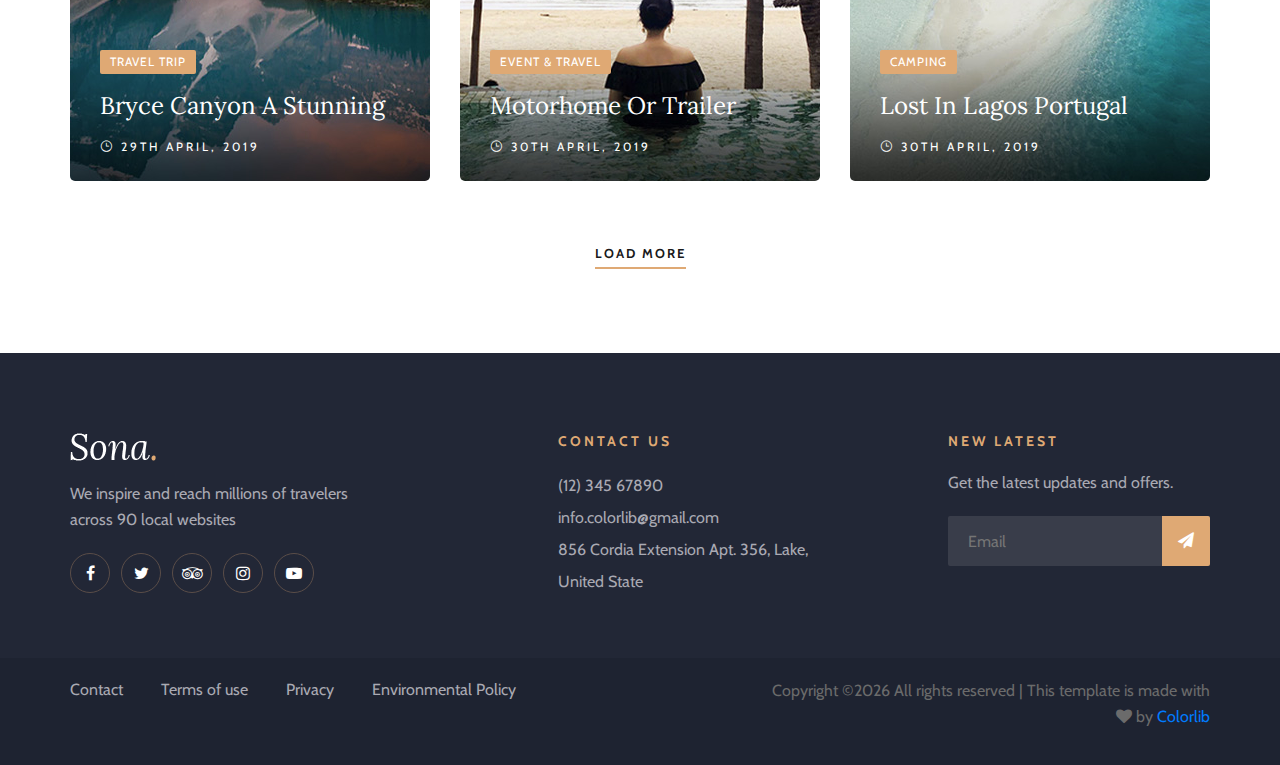
<file: blog.html>
<!DOCTYPE html>
<html lang="zxx">

<head>
    <meta charset="UTF-8">
    <meta name="description" content="Sona Template">
    <meta name="keywords" content="Sona, unica, creative, html">
    <meta name="viewport" content="width=device-width, initial-scale=1.0">
    <meta http-equiv="X-UA-Compatible" content="ie=edge">
    <title>Sona | Template</title>

    <!-- Google Font -->
    <link href="https://fonts.googleapis.com/css?family=Lora:400,700&display=swap" rel="stylesheet">
    <link href="https://fonts.googleapis.com/css?family=Cabin:400,500,600,700&display=swap" rel="stylesheet">

    <!-- Css Styles -->
    <link rel="stylesheet" href="css/bootstrap.min.css" type="text/css">
    <link rel="stylesheet" href="css/font-awesome.min.css" type="text/css">
    <link rel="stylesheet" href="css/elegant-icons.css" type="text/css">
    <link rel="stylesheet" href="css/flaticon.css" type="text/css">
    <link rel="stylesheet" href="css/owl.carousel.min.css" type="text/css">
    <link rel="stylesheet" href="css/nice-select.css" type="text/css">
    <link rel="stylesheet" href="css/jquery-ui.min.css" type="text/css">
    <link rel="stylesheet" href="css/magnific-popup.css" type="text/css">
    <link rel="stylesheet" href="css/slicknav.min.css" type="text/css">
    <link rel="stylesheet" href="css/style.css" type="text/css">
</head>

<body>
    <!-- Page Preloder -->
    <div id="preloder">
        <div class="loader"></div>
    </div>

    <!-- Offcanvas Menu Section Begin -->
    <div class="offcanvas-menu-overlay"></div>
    <div class="canvas-open">
        <i class="icon_menu"></i>
    </div>
    <div class="offcanvas-menu-wrapper">
        <div class="canvas-close">
            <i class="icon_close"></i>
        </div>
        <div class="search-icon search-switch">
            <i class="icon_search"></i>
        </div>
        <div class="header-configure-area">
            <div class="language-option">
                <img src="img/flag.jpg" alt="">
                <span>EN <i class="fa fa-angle-down"></i></span>
                <div class="flag-dropdown">
                    <ul>
                        <li><a href="#">Zi</a></li>
                        <li><a href="#">Fr</a></li>
                    </ul>
                </div>
            </div>
            <a href="#" class="bk-btn">Booking Now</a>
        </div>
        <nav class="mainmenu mobile-menu">
            <ul>
                <li class="active"><a href="./index.html">Home</a></li>
                <li><a href="./rooms.html">Rooms</a></li>
                <li><a href="./about-us.html">About Us</a></li>
                <li><a href="./pages.html">Pages</a>
                    <ul class="dropdown">
                        <li><a href="./room-details.html">Room Details</a></li>
                        <li><a href="./blog-details.html">Blog Details</a></li>
                        <li><a href="#">Family Room</a></li>
                        <li><a href="#">Premium Room</a></li>
                    </ul>
                </li>
                <li><a href="./blog.html">News</a></li>
                <li><a href="./contact.html">Contact</a></li>
            </ul>
        </nav>
        <div id="mobile-menu-wrap"></div>
        <div class="top-social">
            <a href="#"><i class="fa fa-facebook"></i></a>
            <a href="#"><i class="fa fa-twitter"></i></a>
            <a href="#"><i class="fa fa-tripadvisor"></i></a>
            <a href="#"><i class="fa fa-instagram"></i></a>
        </div>
        <ul class="top-widget">
            <li><i class="fa fa-phone"></i> (12) 345 67890</li>
            <li><i class="fa fa-envelope"></i> info.colorlib@gmail.com</li>
        </ul>
    </div>
    <!-- Offcanvas Menu Section End -->

    <!-- Header Section Begin -->
    <header class="header-section header-normal">
        <div class="top-nav">
            <div class="container">
                <div class="row">
                    <div class="col-lg-6">
                        <ul class="tn-left">
                            <li><i class="fa fa-phone"></i> (12) 345 67890</li>
                            <li><i class="fa fa-envelope"></i> info.colorlib@gmail.com</li>
                        </ul>
                    </div>
                    <div class="col-lg-6">
                        <div class="tn-right">
                            <div class="top-social">
                                <a href="#"><i class="fa fa-facebook"></i></a>
                                <a href="#"><i class="fa fa-twitter"></i></a>
                                <a href="#"><i class="fa fa-tripadvisor"></i></a>
                                <a href="#"><i class="fa fa-instagram"></i></a>
                            </div>
                            <a href="#" class="bk-btn">Booking Now</a>
                            <div class="language-option">
                                <img src="img/flag.jpg" alt="">
                                <span>EN <i class="fa fa-angle-down"></i></span>
                                <div class="flag-dropdown">
                                    <ul>
                                        <li><a href="#">Zi</a></li>
                                        <li><a href="#">Fr</a></li>
                                    </ul>
                                </div>
                            </div>
                        </div>
                    </div>
                </div>
            </div>
        </div>
        <div class="menu-item">
            <div class="container">
                <div class="row">
                    <div class="col-lg-2">
                        <div class="logo">
                            <a href="./index.html">
                                <img src="img/logo.png" alt="">
                            </a>
                        </div>
                    </div>
                    <div class="col-lg-10">
                        <div class="nav-menu">
                            <nav class="mainmenu">
                                <ul>
                                    <li><a href="./index.html">Home</a></li>
                                    <li><a href="./rooms.html">Rooms</a></li>
                                    <li><a href="./about-us.html">About Us</a></li>
                                    <li><a href="./pages.html">Pages</a>
                                        <ul class="dropdown">
                                            <li><a href="./room-details.html">Room Details</a></li>
                                            <li><a href="./blog-details.html">Blog Details</a></li>
                                            <li><a href="#">Family Room</a></li>
                                            <li><a href="#">Premium Room</a></li>
                                        </ul>
                                    </li>
                                    <li class="active"><a href="./blog.html">News</a></li>
                                    <li><a href="./contact.html">Contact</a></li>
                                </ul>
                            </nav>
                            <div class="nav-right search-switch">
                                <i class="icon_search"></i>
                            </div>
                        </div>
                    </div>
                </div>
            </div>
        </div>
    </header>
    <!-- Header End -->

    <!-- Breadcrumb Section Begin -->
    <div class="breadcrumb-section">
        <div class="container">
            <div class="row">
                <div class="col-lg-12">
                    <div class="breadcrumb-text">
                        <h2>Blog</h2>
                        <div class="bt-option">
                            <a href="./home.html">Home</a>
                            <span>Blog Grid</span>
                        </div>
                    </div>
                </div>
            </div>
        </div>
    </div>
    <!-- Breadcrumb Section End -->

    <!-- Blog Section Begin -->
    <section class="blog-section blog-page spad">
        <div class="container">
            <div class="row">
                <div class="col-lg-4 col-md-6">
                    <div class="blog-item set-bg" data-setbg="img/blog/blog-1.jpg">
                        <div class="bi-text">
                            <span class="b-tag">Travel Trip</span>
                            <h4><a href="./blog-details.html">Tremblant In Canada</a></h4>
                            <div class="b-time"><i class="icon_clock_alt"></i> 15th April, 2019</div>
                        </div>
                    </div>
                </div>
                <div class="col-lg-4 col-md-6">
                    <div class="blog-item set-bg" data-setbg="img/blog/blog-2.jpg">
                        <div class="bi-text">
                            <span class="b-tag">Camping</span>
                            <h4><a href="./blog-details.html">Choosing A Static Caravan</a></h4>
                            <div class="b-time"><i class="icon_clock_alt"></i> 15th April, 2019</div>
                        </div>
                    </div>
                </div>
                <div class="col-lg-4 col-md-6">
                    <div class="blog-item set-bg" data-setbg="img/blog/blog-3.jpg">
                        <div class="bi-text">
                            <span class="b-tag">Event</span>
                            <h4><a href="./blog-details.html">Copper Canyon</a></h4>
                            <div class="b-time"><i class="icon_clock_alt"></i> 21th April, 2019</div>
                        </div>
                    </div>
                </div>
                <div class="col-lg-4 col-md-6">
                    <div class="blog-item set-bg" data-setbg="img/blog/blog-4.jpg">
                        <div class="bi-text">
                            <span class="b-tag">Trivago</span>
                            <h4><a href="./blog-details.html">A Time Travel Postcard</a></h4>
                            <div class="b-time"><i class="icon_clock_alt"></i> 22th April, 2019</div>
                        </div>
                    </div>
                </div>
                <div class="col-lg-4 col-md-6">
                    <div class="blog-item set-bg" data-setbg="img/blog/blog-5.jpg">
                        <div class="bi-text">
                            <span class="b-tag">Camping</span>
                            <h4><a href="./blog-details.html">A Time Travel Postcard</a></h4>
                            <div class="b-time"><i class="icon_clock_alt"></i> 25th April, 2019</div>
                        </div>
                    </div>
                </div>
                <div class="col-lg-4 col-md-6">
                    <div class="blog-item set-bg" data-setbg="img/blog/blog-6.jpg">
                        <div class="bi-text">
                            <span class="b-tag">Travel Trip</span>
                            <h4><a href="./blog-details.html">Virginia Travel For Kids</a></h4>
                            <div class="b-time"><i class="icon_clock_alt"></i> 28th April, 2019</div>
                        </div>
                    </div>
                </div>
                <div class="col-lg-4 col-md-6">
                    <div class="blog-item set-bg" data-setbg="img/blog/blog-7.jpg">
                        <div class="bi-text">
                            <span class="b-tag">Travel Trip</span>
                            <h4><a href="./blog-details.html">Bryce Canyon A Stunning</a></h4>
                            <div class="b-time"><i class="icon_clock_alt"></i> 29th April, 2019</div>
                        </div>
                    </div>
                </div>
                <div class="col-lg-4 col-md-6">
                    <div class="blog-item set-bg" data-setbg="img/blog/blog-8.jpg">
                        <div class="bi-text">
                            <span class="b-tag">Event & Travel</span>
                            <h4><a href="./blog-details.html">Motorhome Or Trailer</a></h4>
                            <div class="b-time"><i class="icon_clock_alt"></i> 30th April, 2019</div>
                        </div>
                    </div>
                </div>
                <div class="col-lg-4 col-md-6">
                    <div class="blog-item set-bg" data-setbg="img/blog/blog-9.jpg">
                        <div class="bi-text">
                            <span class="b-tag">Camping</span>
                            <h4><a href="./blog-details.html">Lost In Lagos Portugal</a></h4>
                            <div class="b-time"><i class="icon_clock_alt"></i> 30th April, 2019</div>
                        </div>
                    </div>
                </div>
                <div class="col-lg-12">
                    <div class="load-more">
                        <a href="#" class="primary-btn">Load More</a>
                    </div>
                </div>
            </div>
        </div>
    </section>
    <!-- Blog Section End -->

    <!-- Footer Section Begin -->
    <footer class="footer-section">
        <div class="container">
            <div class="footer-text">
                <div class="row">
                    <div class="col-lg-4">
                        <div class="ft-about">
                            <div class="logo">
                                <a href="#">
                                    <img src="img/footer-logo.png" alt="">
                                </a>
                            </div>
                            <p>We inspire and reach millions of travelers<br /> across 90 local websites</p>
                            <div class="fa-social">
                                <a href="#"><i class="fa fa-facebook"></i></a>
                                <a href="#"><i class="fa fa-twitter"></i></a>
                                <a href="#"><i class="fa fa-tripadvisor"></i></a>
                                <a href="#"><i class="fa fa-instagram"></i></a>
                                <a href="#"><i class="fa fa-youtube-play"></i></a>
                            </div>
                        </div>
                    </div>
                    <div class="col-lg-3 offset-lg-1">
                        <div class="ft-contact">
                            <h6>Contact Us</h6>
                            <ul>
                                <li>(12) 345 67890</li>
                                <li>info.colorlib@gmail.com</li>
                                <li>856 Cordia Extension Apt. 356, Lake, United State</li>
                            </ul>
                        </div>
                    </div>
                    <div class="col-lg-3 offset-lg-1">
                        <div class="ft-newslatter">
                            <h6>New latest</h6>
                            <p>Get the latest updates and offers.</p>
                            <form action="#" class="fn-form">
                                <input type="text" placeholder="Email">
                                <button type="submit"><i class="fa fa-send"></i></button>
                            </form>
                        </div>
                    </div>
                </div>
            </div>
        </div>
        <div class="copyright-option">
            <div class="container">
                <div class="row">
                    <div class="col-lg-7">
                        <ul>
                            <li><a href="#">Contact</a></li>
                            <li><a href="#">Terms of use</a></li>
                            <li><a href="#">Privacy</a></li>
                            <li><a href="#">Environmental Policy</a></li>
                        </ul>
                    </div>
                    <div class="col-lg-5">
                        <div class="co-text"><p><!-- Link back to Colorlib can't be removed. Template is licensed under CC BY 3.0. -->
  Copyright &copy;<script>document.write(new Date().getFullYear());</script> All rights reserved | This template is made with <i class="fa fa-heart" aria-hidden="true"></i> by <a href="https://colorlib.com" target="_blank">Colorlib</a>
  <!-- Link back to Colorlib can't be removed. Template is licensed under CC BY 3.0. --></p></div>
                    </div>
                </div>
            </div>
        </div>
    </footer>
    <!-- Footer Section End -->

    <!-- Search model Begin -->
    <div class="search-model">
        <div class="h-100 d-flex align-items-center justify-content-center">
            <div class="search-close-switch"><i class="icon_close"></i></div>
            <form class="search-model-form">
                <input type="text" id="search-input" placeholder="Search here.....">
            </form>
        </div>
    </div>
    <!-- Search model end -->

    <!-- Js Plugins -->
    <script src="js/jquery-3.3.1.min.js"></script>
    <script src="js/bootstrap.min.js"></script>
    <script src="js/jquery.magnific-popup.min.js"></script>
    <script src="js/jquery.nice-select.min.js"></script>
    <script src="js/jquery-ui.min.js"></script>
    <script src="js/jquery.slicknav.js"></script>
    <script src="js/owl.carousel.min.js"></script>
    <script src="js/main.js"></script>
</body>

</html>
</file>
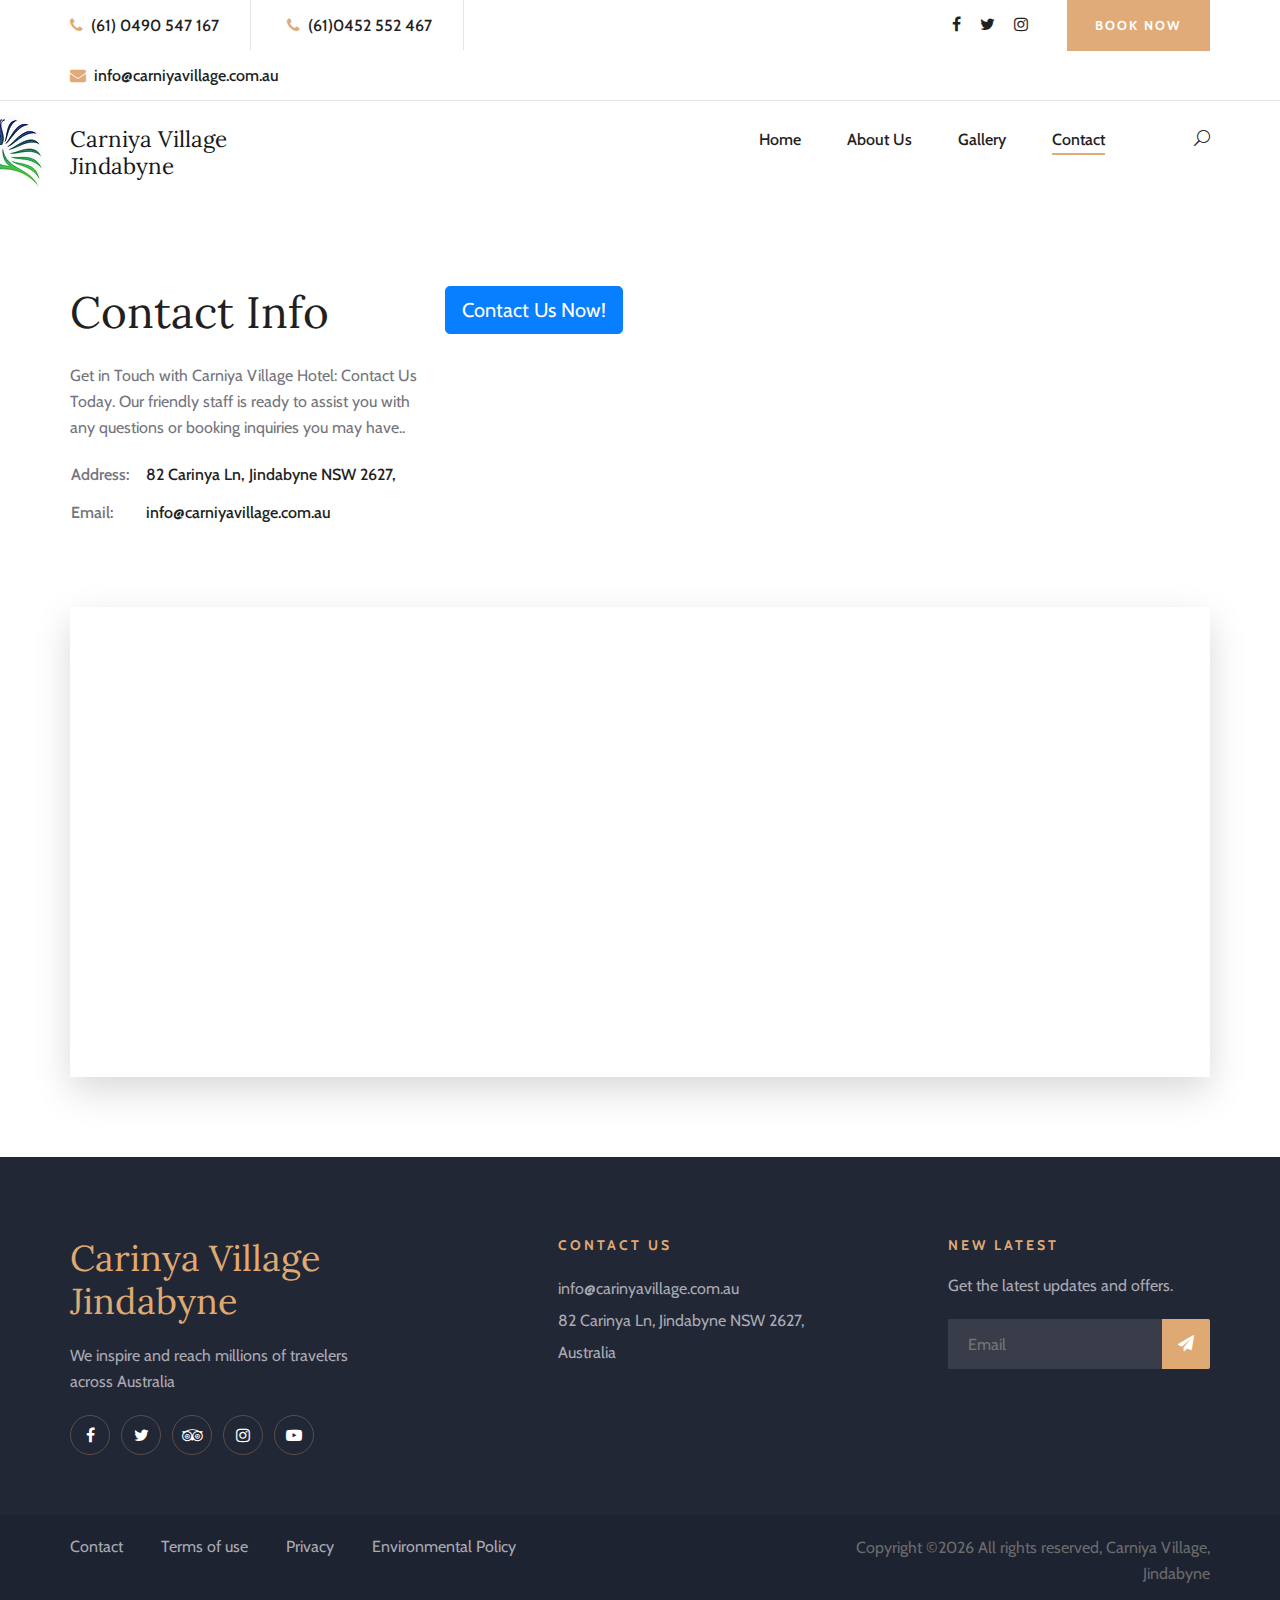
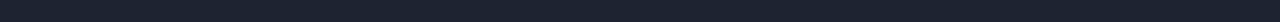
<file: contact.html>
<!DOCTYPE html>
<html lang="zxx">

<head>
    <meta charset="UTF-8">
    <meta name="viewport" content="width=device-width, initial-scale=1.0">
    <meta http-equiv="X-UA-Compatible" content="ie=edge">
    <title>Carniya Village</title>

    <!-- Google Font -->
    <link href="https://fonts.googleapis.com/css?family=Lora:400,700&display=swap" rel="stylesheet">
    <link href="https://fonts.googleapis.com/css?family=Cabin:400,500,600,700&display=swap" rel="stylesheet">

    <!-- Css Styles -->
    <link rel="stylesheet" href="css/bootstrap.min.css" type="text/css">
    <link rel="stylesheet" href="css/font-awesome.min.css" type="text/css">
    <link rel="stylesheet" href="css/elegant-icons.css" type="text/css">
    <link rel="stylesheet" href="css/flaticon.css" type="text/css">
    <link rel="stylesheet" href="css/owl.carousel.min.css" type="text/css">
    <link rel="stylesheet" href="css/nice-select.css" type="text/css">
    <link rel="stylesheet" href="css/jquery-ui.min.css" type="text/css">
    <link rel="stylesheet" href="css/magnific-popup.css" type="text/css">
    <link rel="stylesheet" href="css/slicknav.min.css" type="text/css">
    <link rel="stylesheet" href="css/style.css" type="text/css">
</head>

<body>
    <!-- Page Preloder -->
    <div id="preloder">
        <div class="loader"></div>
    </div>

    <!-- Offcanvas Menu Section Begin -->
    <div class="offcanvas-menu-overlay"></div>
    <div class="canvas-open">
        <i class="icon_menu"></i>
    </div>
    <div class="offcanvas-menu-wrapper">
        <div class="canvas-close">
            <i class="icon_close"></i>
        </div>
        <div class="search-icon search-switch">
            <i class="icon_search"></i>
        </div>
        <div class="header-configure-area">
           
            <a href="https://book-directonline.com/properties/carinyaalpinevillagedirect?locale=en&items[0][adults]=2&items[0][children]=0&items[0][infants]=0&currency=AUD&checkInDate=2023-05-13&checkOutDate=2023-05-14&trackPage=yes" class="bk-btn">Book Now</a>
        </div>
        <nav class="mainmenu mobile-menu">
            <ul>
                <li ><a href="./index.html">Home</a></li>
                <li><a href="./about-us.html">About Us</a></li>
                <li class="active"><a href="./contact.html">Contact</a></li>
                <li><a href="./gallery.html">Gallery</a></li>
            </ul>
        </nav>
        <div id="mobile-menu-wrap"></div>
        <div class="top-social">
            <a href="#"><i class="fa fa-facebook"></i></a>
            <a href="#"><i class="fa fa-twitter"></i></a>
            <a href="#"><i class="fa fa-instagram"></i></a>
        </div>
        <ul class="top-widget">
            <li><i class="fa fa-phone"></i> (61) 0490 547 167</li>
 <li><i class="fa fa-phone"></i> (61)0452 552 467 </li>
            <li><i class="fa fa-envelope"></i> info.carniyavillage.com.au</li>
        </ul>
    </div>
    <!-- Offcanvas Menu Section End -->

    <!-- Header Section Begin -->
    <header class="header-section">
        <div class="top-nav">
            <div class="container">
                <div class="row">
                    <div class="col-lg-6">
                        <ul class="tn-left">
                            <li><i class="fa fa-phone"></i> (61) 0490 547 167</li>
                               <li><i class="fa fa-phone"></i> (61)0452 552 467 </li>
                            <li><i class="fa fa-envelope"></i> info@carniyavillage.com.au</li>
                        </ul>
                    </div>
                    <div class="col-lg-6">
                        <div class="tn-right">
                            <div class="top-social">
                                <a href="#"><i class="fa fa-facebook"></i></a>
                                <a href="#"><i class="fa fa-twitter"></i></a>
                                <a href="#"><i class="fa fa-instagram"></i></a>
                            </div>
                            <a href="https://book-directonline.com/properties/carinyaalpinevillagedirect?locale=en&items[0][adults]=2&items[0][children]=0&items[0][infants]=0&currency=AUD&checkInDate=2023-05-13&checkOutDate=2023-05-14&trackPage=yes" class="bk-btn">Book Now</a>
                        </div>
                    </div>
                </div>
            </div>
        </div>
        <div class="menu-item" >
            <div class="container">
                <div class="row">
                    <div class="col-lg-2">
                        <div class="logo">
                            <a href="./index.html">
                                <img id="carniya-logo" src="img/laterEdits/carniyalogo.jpg"  alt="">
                                <h2 id="text-style">Carniya Village Jindabyne</h2>
                            </a>
                        </div>
                    </div>
                    <div class="col-lg-10">
                        <div class="nav-menu">
                            <nav class="mainmenu" >
                                <ul>
                                    <li ><a href="./index.html">Home</a></li>
                                    <li><a href="./about-us.html">About Us</a></li>
                                    <!-- <li><a href="./blog.html"></a></li> -->
                                    <li><a href="./gallery.html">Gallery</a></li>
                                    <li class="active"><a href="./contact.html">Contact</a></li>
                                </ul>
                            </nav>
                            <div class="nav-right search-switch">
                                <i class="icon_search"></i>
                            </div>
                        </div>
                    </div>
                </div>
            </div>
        </div>
    </header>
    <!-- Header End -->

    <!-- Contact Section Begin -->
    <section class="contact-section spad">
        <div class="container">
            <div class="row">
                <div class="col-lg-4">
                    <div class="contact-text">
                        <h2>Contact Info</h2>
                        <p>Get in Touch with Carniya Village Hotel: Contact Us Today. Our friendly staff is ready to assist you with any questions or booking inquiries you may have..</p>
                        <table>
                            <tbody>
                                <tr>
                                    <td class="c-o">Address:</td>
                                    <td>82 Carinya Ln, Jindabyne NSW 2627,</td>
                                </tr>
                                <tr>
                                    <td class="c-o">Email:</td>
                                    <td>info@carniyavillage.com.au</td>
                                </tr>
                               
                            </tbody>
                        </table>
                    </div>
                </div>
              <a href=" https://us13.list-manage.com/contact-form?u=dd5316296a3f06f7dbe2edd2a&form_id=9a4319460bfa0a3361bd545fc34be919"><button type="button" class="btn btn-primary btn-lg btn-block">Contact Us Now!</button></a>
            </div>
            <div class="map">
                <!-- <iframe
                    src="https://www.google.com/maps/embed?pb=!1m18!1m12!1m3!1d3022.0606825994123!2d-72.8735845851828!3d40.760690042573295!2m3!1f0!2f0!3f0!3m2!1i1024!2i768!4f13.1!3m3!1m2!1s0x89e85b24c9274c91%3A0xf310d41b791bcb71!2sWilliam%20Floyd%20Pkwy%2C%20Mastic%20Beach%2C%20NY%2C%20USA!5e0!3m2!1sen!2sbd!4v1578582744646!5m2!1sen!2sbd"
                    height="470" style="border:0;" allowfullscreen=""></iframe> -->
                    <iframe src="https://www.google.com/maps/embed?pb=!1m18!1m12!1m3!1d3208.4531130544624!2d148.62302307571355!3d-36.4707706723428!2m3!1f0!2f0!3f0!3m2!1i1024!2i768!4f13.1!3m3!1m2!1s0x6b3cc44faa1b074f%3A0x3e232309da3cf4f4!2sCarinya%20Village%20Jindabyne!5e0!3m2!1sen!2sbd!4v1683388846666!5m2!1sen!2sbd" width="600" height="450" style="border:0;" allowfullscreen="" loading="lazy" referrerpolicy="no-referrer-when-downgrade"></iframe>
            </div>
        </div>
    </section>
    <!-- Contact Section End -->

    <!-- Footer Section Begin -->
    <footer class="footer-section">
        <div class="container">
            <div class="footer-text">
                <div class="row">
                    <div class="col-lg-4">
                        <div class="ft-about">
                            <div class="logo">
                                <a href="#">
                                   <h2 style="color: #dfa972;">Carinya Village Jindabyne </h2>
                                </a>
                            </div>
                            <p>We inspire and reach millions of travelers<br /> across Australia</p>
                            <div class="fa-social">
                                <a href="#"><i class="fa fa-facebook"></i></a>
                                <a href="#"><i class="fa fa-twitter"></i></a>
                                <a href="#"><i class="fa fa-tripadvisor"></i></a>
                                <a href="#"><i class="fa fa-instagram"></i></a>
                                <a href="#"><i class="fa fa-youtube-play"></i></a>
                            </div>
                        </div>
                    </div>
                    <div class="col-lg-3 offset-lg-1">
                        <div class="ft-contact">
                            <h6>Contact Us</h6>
                            <ul>
                                
                                    <li>info@carinyavillage.com.au</li>
                                <li>82 Carinya Ln, Jindabyne NSW 2627, Australia</li>
                            </ul>
                        </div>
                    </div>
                    <div class="col-lg-3 offset-lg-1">
                        <div class="ft-newslatter">
                            <h6>New latest</h6>
                            <p>Get the latest updates and offers.</p>
                            <form action="#" class="fn-form">
                                <input type="text" placeholder="Email">
                                <button type="submit"><i class="fa fa-send"></i></button>
                            </form>
                        </div>
                    </div>
                </div>
            </div>
        </div>
        <div class="copyright-option">
            <div class="container">
                <div class="row">
                    <div class="col-lg-7">
                        <ul>
                            <li><a href="#">Contact</a></li>
                            <li><a href="#">Terms of use</a></li>
                            <li><a href="#">Privacy</a></li>
                            <li><a href="#">Environmental Policy</a></li>
                        </ul>
                    </div>
                    <div class="col-lg-5">
                        <div class="co-text"><p><!-- Link back to Colorlib can't be removed. Template is licensed under CC BY 3.0. -->
  Copyright &copy;<script>document.write(new Date().getFullYear());</script> All rights reserved, Carniya Village,<br> Jindabyne</p></div>
                    </div>
                </div>
            </div>
        </div>
    </footer>
    <!-- Footer Section End -->

    <!-- Search model Begin -->
    <div class="search-model">
        <div class="h-100 d-flex align-items-center justify-content-center">
            <div class="search-close-switch"><i class="icon_close"></i></div>
            <form class="search-model-form">
                <input type="text" id="search-input" placeholder="Search here.....">
            </form>
        </div>
    </div>
    <!-- Search model end -->

    <!-- Js Plugins -->
    <script src="js/jquery-3.3.1.min.js"></script>
    <script src="js/bootstrap.min.js"></script>
    <script src="js/jquery.magnific-popup.min.js"></script>
    <script src="js/jquery.nice-select.min.js"></script>
    <script src="js/jquery-ui.min.js"></script>
    <script src="js/jquery.slicknav.js"></script>
    <script src="js/owl.carousel.min.js"></script>
    <script src="js/main.js"></script>
</body>

</html>
</file>
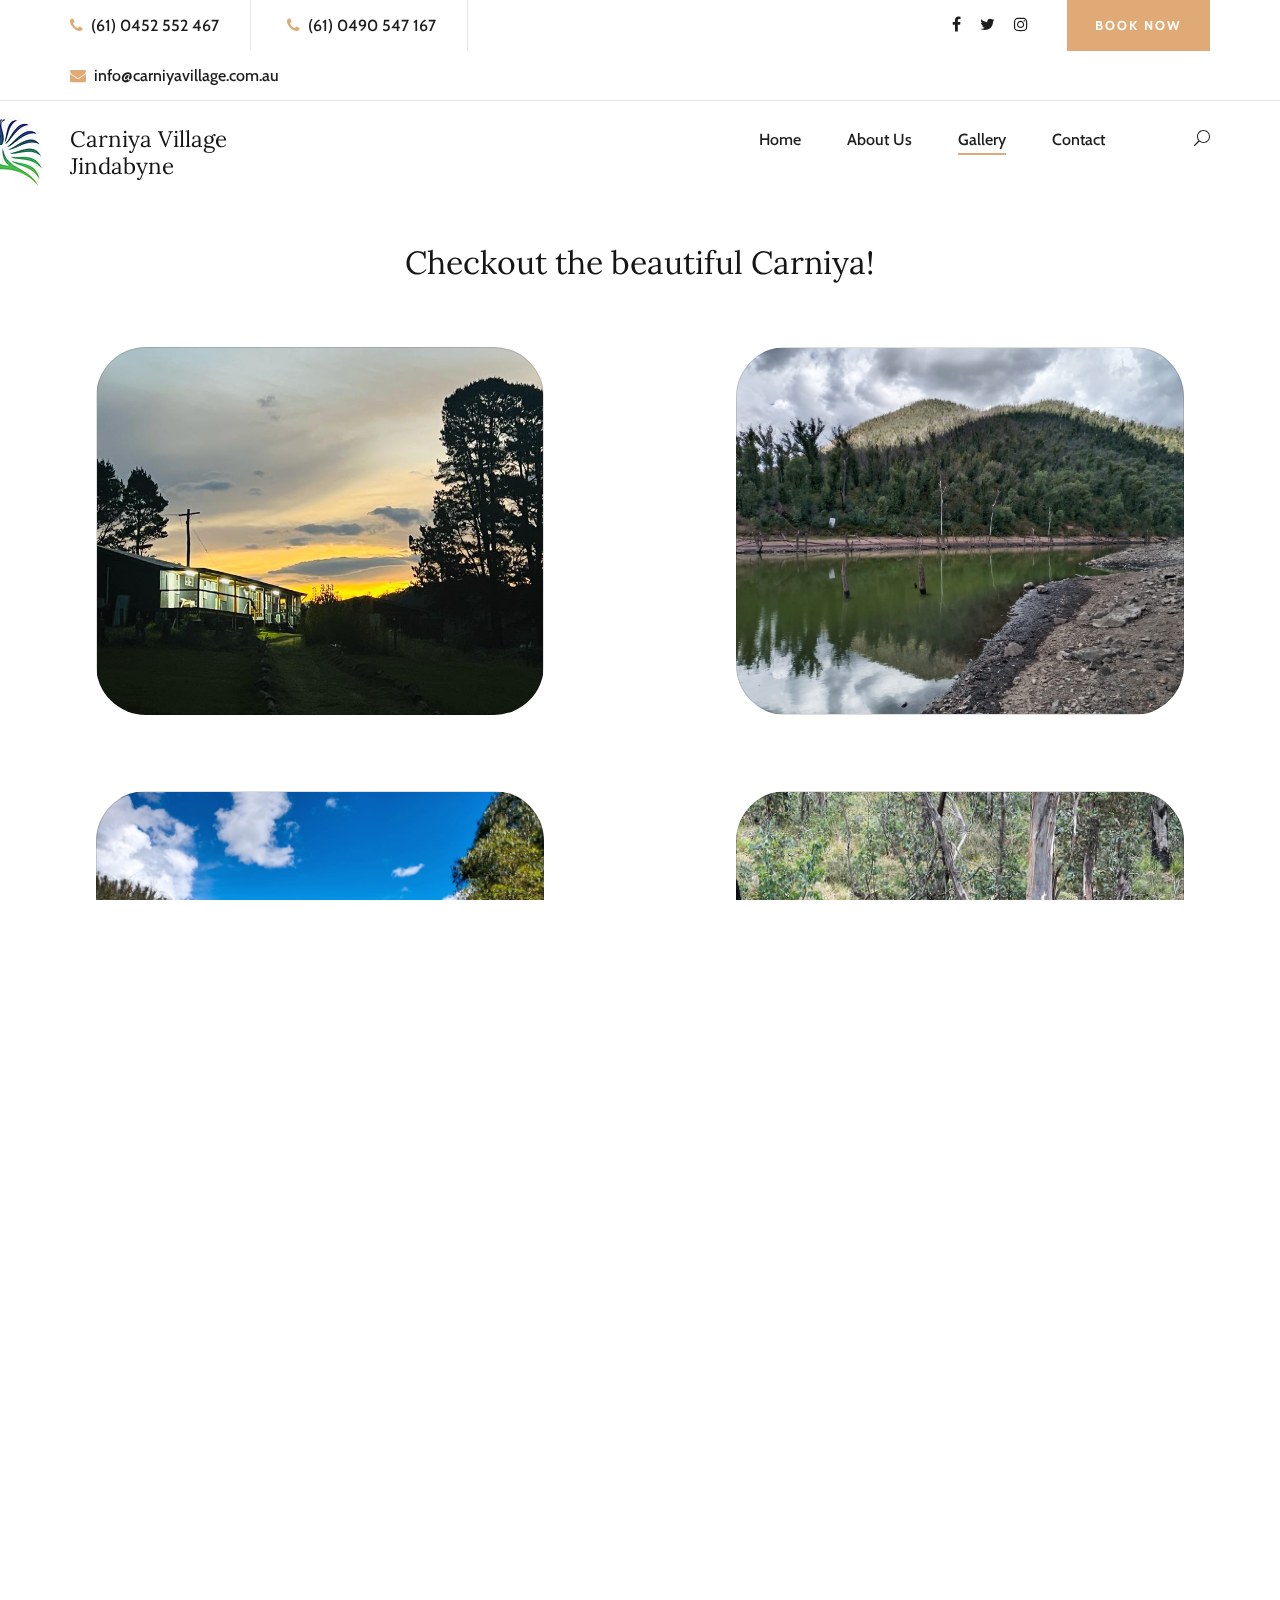
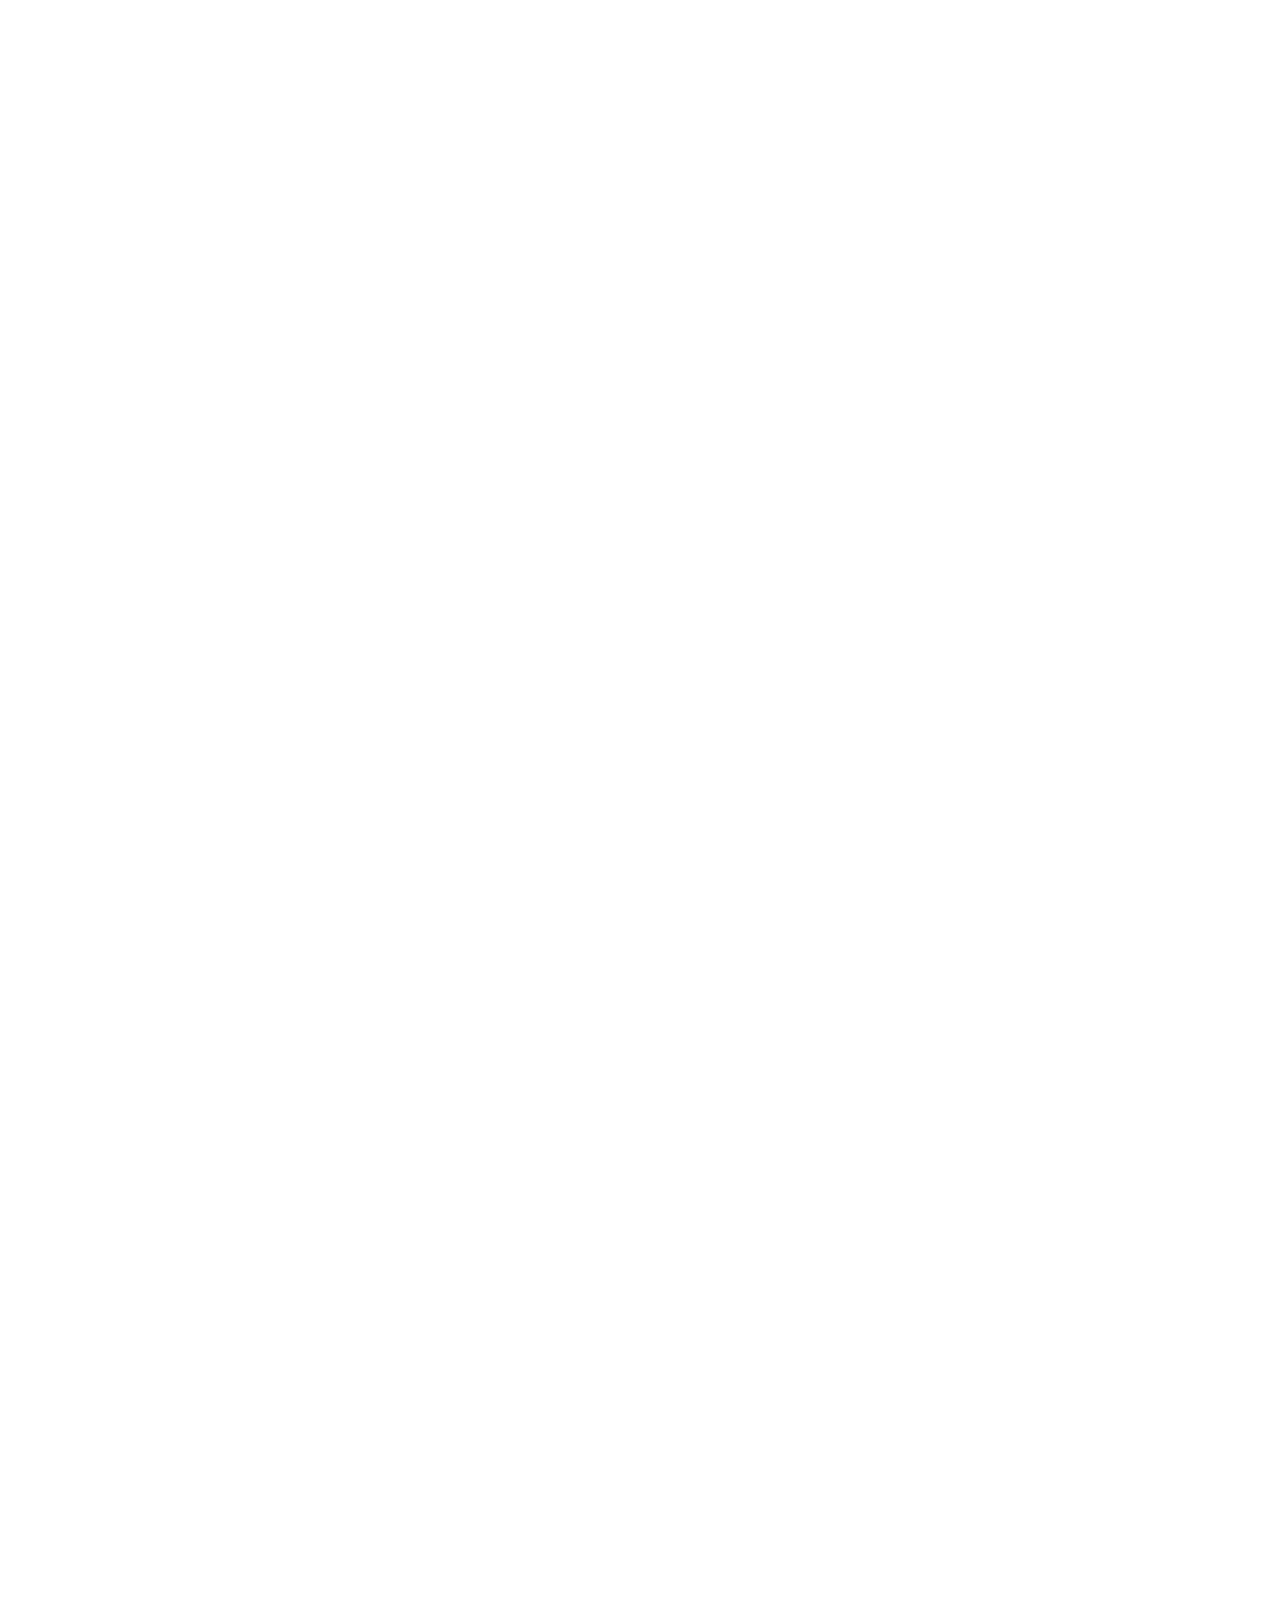
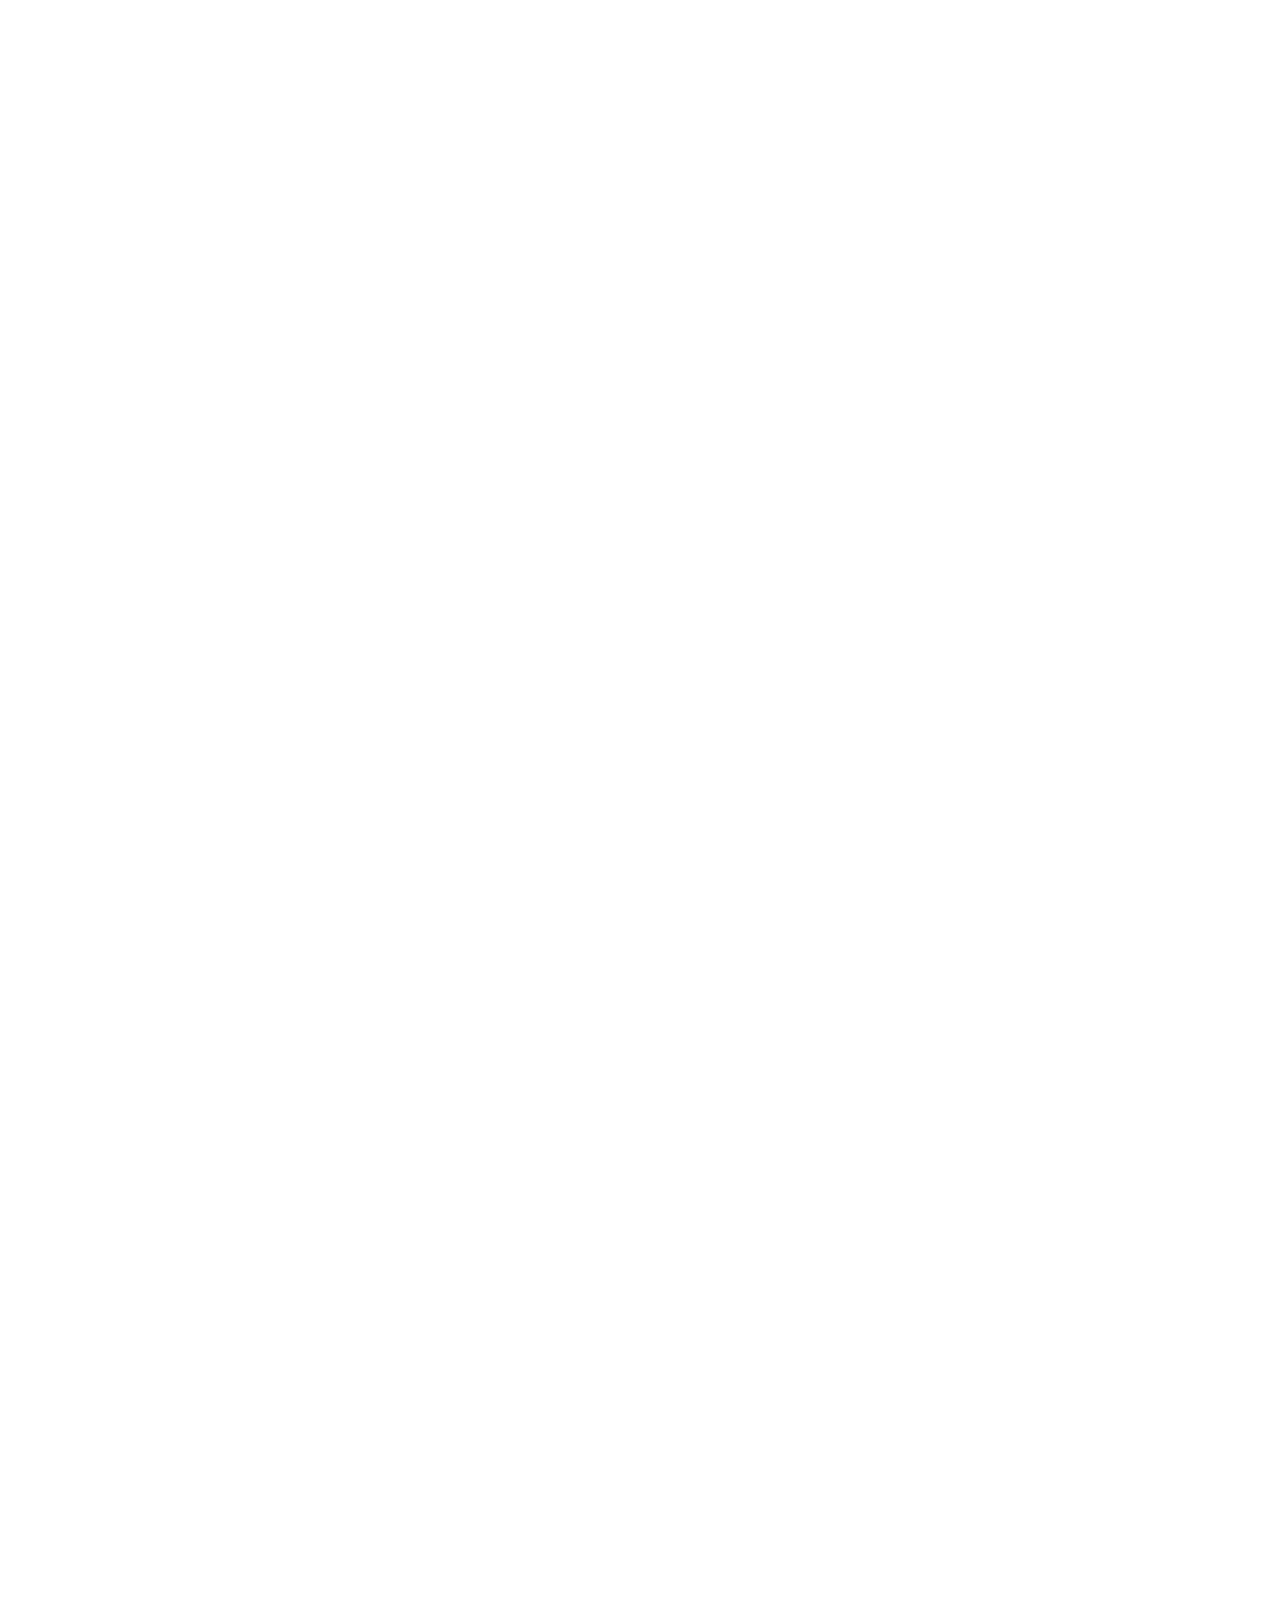
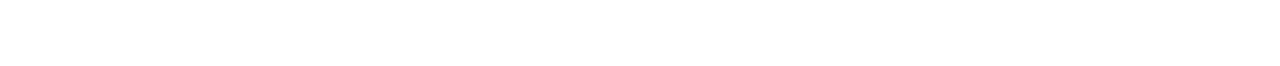
<file: gallery.html>
<!DOCTYPE html>
<html lang="en">
<head>
    <meta charset="UTF-8">
    <meta http-equiv="X-UA-Compatible" content="IE=edge">
    <meta name="viewport" content="width=device-width, initial-scale=1.0">
    <title>Carniya Village</title>
     <!-- Google Font -->
     <link href="https://fonts.googleapis.com/css?family=Lora:400,700&display=swap" rel="stylesheet">
     <link href="https://fonts.googleapis.com/css?family=Cabin:400,500,600,700&display=swap" rel="stylesheet">
 
     <!-- Css Styles -->
     <link rel="stylesheet" href="css/bootstrap.min.css" type="text/css">
     <link rel="stylesheet" href="css/font-awesome.min.css" type="text/css">
     <link rel="stylesheet" href="css/elegant-icons.css" type="text/css">
     <link rel="stylesheet" href="css/flaticon.css" type="text/css">
     <link rel="stylesheet" href="css/owl.carousel.min.css" type="text/css">
     <link rel="stylesheet" href="css/nice-select.css" type="text/css">
     <link rel="stylesheet" href="css/jquery-ui.min.css" type="text/css">
     <link rel="stylesheet" href="css/magnific-popup.css" type="text/css">
     <link rel="stylesheet" href="css/slicknav.min.css" type="text/css">
     <link rel="stylesheet" href="css/style.css" type="text/css">
     <link rel="stylesheet" href="css/gallery.css">
</head>
<body>
<div id="preloder">
        <div class="loader"></div>
    </div>

    <!-- Offcanvas Menu Section Begin -->
    <div class="offcanvas-menu-overlay"></div>
    <div class="canvas-open">
        <i class="icon_menu"></i>
    </div>
    <div class="offcanvas-menu-wrapper">
        <div class="canvas-close">
            <i class="icon_close"></i>
        </div>
        <div class="search-icon search-switch">
            <i class="icon_search"></i>
        </div>
        <div class="header-configure-area">
            <a href="https://book-directonline.com/properties/carinyaalpinevillagedirect?locale=en&items[0][adults]=2&items[0][children]=0&items[0][infants]=0&currency=AUD&checkInDate=2023-05-13&checkOutDate=2023-05-14&trackPage=yes" class="bk-btn">Book Now</a>
        </div>
        <nav class="mainmenu mobile-menu">
            <ul>
                <li ><a href="./index.html">Home</a></li>
                <li><a href="./about-us.html">About Us</a></li>
                <li><a href="./contact.html">Contact</a></li>
                <li class="active"><a href="./gallery.html">Gallery</a></li>
            </ul>
        </nav>
        <div id="mobile-menu-wrap"></div>
        <div class="top-social">
            <a href="#"><i class="fa fa-facebook"></i></a>
            <a href="#"><i class="fa fa-twitter"></i></a>
            <a href="#"><i class="fa fa-instagram"></i></a>
        </div>
        <ul class="top-widget">
            <li><i class="fa fa-phone"></i> (61) 0452 552 467</li>
              <li><i class="fa fa-phone"></i> (61) 0490 547 167</li>
            <li><i class="fa fa-envelope"></i> info.carniyavillage.com.au</li>
        </ul>
    </div>
    <!-- Offcanvas Menu Section End -->

    <!-- Header Section Begin -->
    <header class="header-section">
        <div class="top-nav">
            <div class="container">
                <div class="row">
                    <div class="col-lg-6">
                        <ul class="tn-left">
                            <!-- <li><i class="fa fa-phone"></i> (12) 345 67890</li> -->
                             <li><i class="fa fa-phone"></i> (61) 0452 552 467</li>
              <li><i class="fa fa-phone"></i> (61) 0490 547 167</li>
                            <li><i class="fa fa-envelope"></i> info@carniyavillage.com.au</li>
                        </ul>
                    </div>
                    <div class="col-lg-6">
                        <div class="tn-right">
                            <div class="top-social">
                                <a href="#"><i class="fa fa-facebook"></i></a>
                                <a href="#"><i class="fa fa-twitter"></i></a>
                                <a href="#"><i class="fa fa-instagram"></i></a>
                            </div>
                            <a href="https://book-directonline.com/properties/carinyaalpinevillagedirect?locale=en&items[0][adults]=2&items[0][children]=0&items[0][infants]=0&currency=AUD&checkInDate=2023-05-13&checkOutDate=2023-05-14&trackPage=yes" class="bk-btn">Book Now</a>
                        </div>
                    </div>
                </div>
            </div>
        </div>
        <div class="menu-item" >
            <div class="container">
                <div class="row">
                    <div class="col-lg-2">
                        <div class="logo">
                            <a href="./index.html">
                                <img id="carniya-logo" src="img/laterEdits/carniyalogo.jpg"  alt="">
                                <h2 id="text-style">Carniya Village Jindabyne</h2>
                            </a>
                        </div>
                    </div>
                    <div class="col-lg-10">
                        <div class="nav-menu">
                            <nav class="mainmenu" >
                                <ul>
                                    <li ><a href="./index.html">Home</a></li>
                                    <li><a href="./about-us.html">About Us</a></li>
                                    <!-- <li><a href="./blog.html"></a></li> -->
                                    <li class="active"><a href="./gallery.html">Gallery</a></li>
                                    <li><a href="./contact.html">Contact</a></li>
                                </ul>
                            </nav>
                            <div class="nav-right search-switch">
                                <i class="icon_search"></i>
                            </div>
                        </div>
                    </div>
                </div>
            </div>
        </div>
    </header>


    <section id="cards-wrapper">
        <div id="cards-wrapper-header">
            <h1>
                Checkout the beautiful Carniya!
            </h1>
        </div>

        <div id="cards-container">
            <div class="card" id="card-1">
            </div>
            <div class="card " id="card-2">
            </div>
            <div class="card" id="card-3">
                
            </div>
            <div class="card" id="card-4">
              
            </div>
            <div class="card" id="card-5">
                
                <!-- <i class="fa-brands fa-instagram"></i> -->
            </div>
            <div class="card" id="card-6">
               
            </div>
            <div class="card" id="card-7">
               
            </div>
            <div class="card" id="card-8">
               
            </div>
            <div class="card" id="card-9">
               
            </div>
            <div class="card" id="card-10">
               
            </div>
            <div class="card" id="card-11">
               
            </div>
            <div class="card" id="card-12">
               
            </div>
            <div class="card" id="card-13">
               
            </div>
            <div class="card" id="card-14">
               
            </div>
            <div class="card" id="card-15">
               
            </div>
            <div class="card" id="card-16">
               
            </div>
            <div class="card" id="card-17">
               
            </div>
            <div class="card" id="card-18">
               
            </div>
        </div>
    </section>

    <footer class="footer-section">
        <div class="container">
            <div class="footer-text">
                <div class="row">
                    <div class="col-lg-4">
                        <div class="ft-about">
                            <div class="logo">
                                <a href="#">
                                   <h2 style="color: #dfa972;">Carinya Village Jindabyne </h2>
                                </a>
                            </div>
                            <p>We inspire and reach millions of travelers<br /> across Australia</p>
                            <div class="fa-social">
                                <a href="#"><i class="fa fa-facebook"></i></a>
                                <a href="#"><i class="fa fa-twitter"></i></a>
                                <a href="#"><i class="fa fa-tripadvisor"></i></a>
                                <a href="#"><i class="fa fa-instagram"></i></a>
                                <a href="#"><i class="fa fa-youtube-play"></i></a>
                            </div>
                        </div>
                    </div>
                    <div class="col-lg-3 offset-lg-1">
                        <div class="ft-contact">
                            <h6>Contact Us</h6>
                            <ul>
                                
                                    <li>info@carinyavillage.com.au</li>
                                <li>82 Carinya Ln, Jindabyne NSW 2627, Australia</li>
                            </ul>
                        </div>
                    </div>
                    <div class="col-lg-3 offset-lg-1">
                        <div class="ft-newslatter">
                            <h6>New latest</h6>
                            <p>Get the latest updates and offers.</p>
                            <form action="#" class="fn-form">
                                <input type="text" placeholder="Email">
                                <button type="submit"><i class="fa fa-send"></i></button>
                            </form>
                        </div>
                    </div>
                </div>
            </div>
        </div>
        <div class="copyright-option">
            <div class="container">
                <div class="row">
                    <div class="col-lg-7">
                        <ul>
                            <li><a href="#">Contact</a></li>
                            <li><a href="#">Terms of use</a></li>
                            <li><a href="#">Privacy</a></li>
                            <li><a href="#">Environmental Policy</a></li>
                        </ul>
                    </div>
                    <div class="col-lg-5">
                        <div class="co-text"><p><!-- Link back to Colorlib can't be removed. Template is licensed under CC BY 3.0. -->
  Copyright &copy;<script>document.write(new Date().getFullYear());</script> All rights reserved, Carniya Village,<br> Jindabyne</p></div>
                    </div>
                </div>
            </div>
        </div>
    </footer>
    <script src="js/jquery-3.3.1.min.js"></script>
    <script src="js/bootstrap.min.js"></script>
    <script src="js/jquery.magnific-popup.min.js"></script>
    <script src="js/jquery.nice-select.min.js"></script>
    <script src="js/jquery-ui.min.js"></script>
    <script src="js/jquery.slicknav.js"></script>
    <script src="js/owl.carousel.min.js"></script>
    <script src="js/main.js"></script>
</body>
</html>
</file>
<file: css/elegant-icons.css>
@font-face {
	font-family: 'ElegantIcons';
	src:url('../fonts/ElegantIcons.eot');
	src:url('../fonts/ElegantIcons.eot?#iefix') format('embedded-opentype'),
		url('../fonts/ElegantIcons.woff') format('woff'),
		url('../fonts/ElegantIcons.ttf') format('truetype'),
		url('../fonts/ElegantIcons.svg#ElegantIcons') format('svg');
	font-weight: normal;
	font-style: normal;
}

/* Use the following CSS code if you want to use data attributes for inserting your icons */
[data-icon]:before {
	font-family: 'ElegantIcons';
	content: attr(data-icon);
	speak: none;
	font-weight: normal;
	font-variant: normal;
	text-transform: none;
	line-height: 1;
	-webkit-font-smoothing: antialiased;
	-moz-osx-font-smoothing: grayscale;
}

/* Use the following CSS code if you want to have a class per icon */
/*
Instead of a list of all class selectors,
you can use the generic selector below, but it's slower:
[class*="your-class-prefix"] {
*/
.arrow_up, .arrow_down, .arrow_left, .arrow_right, .arrow_left-up, .arrow_right-up, .arrow_right-down, .arrow_left-down, .arrow-up-down, .arrow_up-down_alt, .arrow_left-right_alt, .arrow_left-right, .arrow_expand_alt2, .arrow_expand_alt, .arrow_condense, .arrow_expand, .arrow_move, .arrow_carrot-up, .arrow_carrot-down, .arrow_carrot-left, .arrow_carrot-right, .arrow_carrot-2up, .arrow_carrot-2down, .arrow_carrot-2left, .arrow_carrot-2right, .arrow_carrot-up_alt2, .arrow_carrot-down_alt2, .arrow_carrot-left_alt2, .arrow_carrot-right_alt2, .arrow_carrot-2up_alt2, .arrow_carrot-2down_alt2, .arrow_carrot-2left_alt2, .arrow_carrot-2right_alt2, .arrow_triangle-up, .arrow_triangle-down, .arrow_triangle-left, .arrow_triangle-right, .arrow_triangle-up_alt2, .arrow_triangle-down_alt2, .arrow_triangle-left_alt2, .arrow_triangle-right_alt2, .arrow_back, .icon_minus-06, .icon_plus, .icon_close, .icon_check, .icon_minus_alt2, .icon_plus_alt2, .icon_close_alt2, .icon_check_alt2, .icon_zoom-out_alt, .icon_zoom-in_alt, .icon_search, .icon_box-empty, .icon_box-selected, .icon_minus-box, .icon_plus-box, .icon_box-checked, .icon_circle-empty, .icon_circle-slelected, .icon_stop_alt2, .icon_stop, .icon_pause_alt2, .icon_pause, .icon_menu, .icon_menu-square_alt2, .icon_menu-circle_alt2, .icon_ul, .icon_ol, .icon_adjust-horiz, .icon_adjust-vert, .icon_document_alt, .icon_documents_alt, .icon_pencil, .icon_pencil-edit_alt, .icon_pencil-edit, .icon_folder-alt, .icon_folder-open_alt, .icon_folder-add_alt, .icon_info_alt, .icon_error-oct_alt, .icon_error-circle_alt, .icon_error-triangle_alt, .icon_question_alt2, .icon_question, .icon_comment_alt, .icon_chat_alt, .icon_vol-mute_alt, .icon_volume-low_alt, .icon_volume-high_alt, .icon_quotations, .icon_quotations_alt2, .icon_clock_alt, .icon_lock_alt, .icon_lock-open_alt, .icon_key_alt, .icon_cloud_alt, .icon_cloud-upload_alt, .icon_cloud-download_alt, .icon_image, .icon_images, .icon_lightbulb_alt, .icon_gift_alt, .icon_house_alt, .icon_genius, .icon_mobile, .icon_tablet, .icon_laptop, .icon_desktop, .icon_camera_alt, .icon_mail_alt, .icon_cone_alt, .icon_ribbon_alt, .icon_bag_alt, .icon_creditcard, .icon_cart_alt, .icon_paperclip, .icon_tag_alt, .icon_tags_alt, .icon_trash_alt, .icon_cursor_alt, .icon_mic_alt, .icon_compass_alt, .icon_pin_alt, .icon_pushpin_alt, .icon_map_alt, .icon_drawer_alt, .icon_toolbox_alt, .icon_book_alt, .icon_calendar, .icon_film, .icon_table, .icon_contacts_alt, .icon_headphones, .icon_lifesaver, .icon_piechart, .icon_refresh, .icon_link_alt, .icon_link, .icon_loading, .icon_blocked, .icon_archive_alt, .icon_heart_alt, .icon_star_alt, .icon_star-half_alt, .icon_star, .icon_star-half, .icon_tools, .icon_tool, .icon_cog, .icon_cogs, .arrow_up_alt, .arrow_down_alt, .arrow_left_alt, .arrow_right_alt, .arrow_left-up_alt, .arrow_right-up_alt, .arrow_right-down_alt, .arrow_left-down_alt, .arrow_condense_alt, .arrow_expand_alt3, .arrow_carrot_up_alt, .arrow_carrot-down_alt, .arrow_carrot-left_alt, .arrow_carrot-right_alt, .arrow_carrot-2up_alt, .arrow_carrot-2dwnn_alt, .arrow_carrot-2left_alt, .arrow_carrot-2right_alt, .arrow_triangle-up_alt, .arrow_triangle-down_alt, .arrow_triangle-left_alt, .arrow_triangle-right_alt, .icon_minus_alt, .icon_plus_alt, .icon_close_alt, .icon_check_alt, .icon_zoom-out, .icon_zoom-in, .icon_stop_alt, .icon_menu-square_alt, .icon_menu-circle_alt, .icon_document, .icon_documents, .icon_pencil_alt, .icon_folder, .icon_folder-open, .icon_folder-add, .icon_folder_upload, .icon_folder_download, .icon_info, .icon_error-circle, .icon_error-oct, .icon_error-triangle, .icon_question_alt, .icon_comment, .icon_chat, .icon_vol-mute, .icon_volume-low, .icon_volume-high, .icon_quotations_alt, .icon_clock, .icon_lock, .icon_lock-open, .icon_key, .icon_cloud, .icon_cloud-upload, .icon_cloud-download, .icon_lightbulb, .icon_gift, .icon_house, .icon_camera, .icon_mail, .icon_cone, .icon_ribbon, .icon_bag, .icon_cart, .icon_tag, .icon_tags, .icon_trash, .icon_cursor, .icon_mic, .icon_compass, .icon_pin, .icon_pushpin, .icon_map, .icon_drawer, .icon_toolbox, .icon_book, .icon_contacts, .icon_archive, .icon_heart, .icon_profile, .icon_group, .icon_grid-2x2, .icon_grid-3x3, .icon_music, .icon_pause_alt, .icon_phone, .icon_upload, .icon_download, .social_facebook, .social_twitter, .social_pinterest, .social_googleplus, .social_tumblr, .social_tumbleupon, .social_wordpress, .social_instagram, .social_dribbble, .social_vimeo, .social_linkedin, .social_rss, .social_deviantart, .social_share, .social_myspace, .social_skype, .social_youtube, .social_picassa, .social_googledrive, .social_flickr, .social_blogger, .social_spotify, .social_delicious, .social_facebook_circle, .social_twitter_circle, .social_pinterest_circle, .social_googleplus_circle, .social_tumblr_circle, .social_stumbleupon_circle, .social_wordpress_circle, .social_instagram_circle, .social_dribbble_circle, .social_vimeo_circle, .social_linkedin_circle, .social_rss_circle, .social_deviantart_circle, .social_share_circle, .social_myspace_circle, .social_skype_circle, .social_youtube_circle, .social_picassa_circle, .social_googledrive_alt2, .social_flickr_circle, .social_blogger_circle, .social_spotify_circle, .social_delicious_circle, .social_facebook_square, .social_twitter_square, .social_pinterest_square, .social_googleplus_square, .social_tumblr_square, .social_stumbleupon_square, .social_wordpress_square, .social_instagram_square, .social_dribbble_square, .social_vimeo_square, .social_linkedin_square, .social_rss_square, .social_deviantart_square, .social_share_square, .social_myspace_square, .social_skype_square, .social_youtube_square, .social_picassa_square, .social_googledrive_square, .social_flickr_square, .social_blogger_square, .social_spotify_square, .social_delicious_square, .icon_printer, .icon_calulator, .icon_building, .icon_floppy, .icon_drive, .icon_search-2, .icon_id, .icon_id-2, .icon_puzzle, .icon_like, .icon_dislike, .icon_mug, .icon_currency, .icon_wallet, .icon_pens, .icon_easel, .icon_flowchart, .icon_datareport, .icon_briefcase, .icon_shield, .icon_percent, .icon_globe, .icon_globe-2, .icon_target, .icon_hourglass, .icon_balance, .icon_rook, .icon_printer-alt, .icon_calculator_alt, .icon_building_alt, .icon_floppy_alt, .icon_drive_alt, .icon_search_alt, .icon_id_alt, .icon_id-2_alt, .icon_puzzle_alt, .icon_like_alt, .icon_dislike_alt, .icon_mug_alt, .icon_currency_alt, .icon_wallet_alt, .icon_pens_alt, .icon_easel_alt, .icon_flowchart_alt, .icon_datareport_alt, .icon_briefcase_alt, .icon_shield_alt, .icon_percent_alt, .icon_globe_alt, .icon_clipboard {
	font-family: 'ElegantIcons';
	speak: none;
	font-style: normal;
	font-weight: normal;
	font-variant: normal;
	text-transform: none;
	line-height: 1;
	-webkit-font-smoothing: antialiased;
}
.arrow_up:before {
	content: "\21";
}
.arrow_down:before {
	content: "\22";
}
.arrow_left:before {
	content: "\23";
}
.arrow_right:before {
	content: "\24";
}
.arrow_left-up:before {
	content: "\25";
}
.arrow_right-up:before {
	content: "\26";
}
.arrow_right-down:before {
	content: "\27";
}
.arrow_left-down:before {
	content: "\28";
}
.arrow-up-down:before {
	content: "\29";
}
.arrow_up-down_alt:before {
	content: "\2a";
}
.arrow_left-right_alt:before {
	content: "\2b";
}
.arrow_left-right:before {
	content: "\2c";
}
.arrow_expand_alt2:before {
	content: "\2d";
}
.arrow_expand_alt:before {
	content: "\2e";
}
.arrow_condense:before {
	content: "\2f";
}
.arrow_expand:before {
	content: "\30";
}
.arrow_move:before {
	content: "\31";
}
.arrow_carrot-up:before {
	content: "\32";
}
.arrow_carrot-down:before {
	content: "\33";
}
.arrow_carrot-left:before {
	content: "\34";
}
.arrow_carrot-right:before {
	content: "\35";
}
.arrow_carrot-2up:before {
	content: "\36";
}
.arrow_carrot-2down:before {
	content: "\37";
}
.arrow_carrot-2left:before {
	content: "\38";
}
.arrow_carrot-2right:before {
	content: "\39";
}
.arrow_carrot-up_alt2:before {
	content: "\3a";
}
.arrow_carrot-down_alt2:before {
	content: "\3b";
}
.arrow_carrot-left_alt2:before {
	content: "\3c";
}
.arrow_carrot-right_alt2:before {
	content: "\3d";
}
.arrow_carrot-2up_alt2:before {
	content: "\3e";
}
.arrow_carrot-2down_alt2:before {
	content: "\3f";
}
.arrow_carrot-2left_alt2:before {
	content: "\40";
}
.arrow_carrot-2right_alt2:before {
	content: "\41";
}
.arrow_triangle-up:before {
	content: "\42";
}
.arrow_triangle-down:before {
	content: "\43";
}
.arrow_triangle-left:before {
	content: "\44";
}
.arrow_triangle-right:before {
	content: "\45";
}
.arrow_triangle-up_alt2:before {
	content: "\46";
}
.arrow_triangle-down_alt2:before {
	content: "\47";
}
.arrow_triangle-left_alt2:before {
	content: "\48";
}
.arrow_triangle-right_alt2:before {
	content: "\49";
}
.arrow_back:before {
	content: "\4a";
}
.icon_minus-06:before {
	content: "\4b";
}
.icon_plus:before {
	content: "\4c";
}
.icon_close:before {
	content: "\4d";
}
.icon_check:before {
	content: "\4e";
}
.icon_minus_alt2:before {
	content: "\4f";
}
.icon_plus_alt2:before {
	content: "\50";
}
.icon_close_alt2:before {
	content: "\51";
}
.icon_check_alt2:before {
	content: "\52";
}
.icon_zoom-out_alt:before {
	content: "\53";
}
.icon_zoom-in_alt:before {
	content: "\54";
}
.icon_search:before {
	content: "\55";
}
.icon_box-empty:before {
	content: "\56";
}
.icon_box-selected:before {
	content: "\57";
}
.icon_minus-box:before {
	content: "\58";
}
.icon_plus-box:before {
	content: "\59";
}
.icon_box-checked:before {
	content: "\5a";
}
.icon_circle-empty:before {
	content: "\5b";
}
.icon_circle-slelected:before {
	content: "\5c";
}
.icon_stop_alt2:before {
	content: "\5d";
}
.icon_stop:before {
	content: "\5e";
}
.icon_pause_alt2:before {
	content: "\5f";
}
.icon_pause:before {
	content: "\60";
}
.icon_menu:before {
	content: "\61";
}
.icon_menu-square_alt2:before {
	content: "\62";
}
.icon_menu-circle_alt2:before {
	content: "\63";
}
.icon_ul:before {
	content: "\64";
}
.icon_ol:before {
	content: "\65";
}
.icon_adjust-horiz:before {
	content: "\66";
}
.icon_adjust-vert:before {
	content: "\67";
}
.icon_document_alt:before {
	content: "\68";
}
.icon_documents_alt:before {
	content: "\69";
}
.icon_pencil:before {
	content: "\6a";
}
.icon_pencil-edit_alt:before {
	content: "\6b";
}
.icon_pencil-edit:before {
	content: "\6c";
}
.icon_folder-alt:before {
	content: "\6d";
}
.icon_folder-open_alt:before {
	content: "\6e";
}
.icon_folder-add_alt:before {
	content: "\6f";
}
.icon_info_alt:before {
	content: "\70";
}
.icon_error-oct_alt:before {
	content: "\71";
}
.icon_error-circle_alt:before {
	content: "\72";
}
.icon_error-triangle_alt:before {
	content: "\73";
}
.icon_question_alt2:before {
	content: "\74";
}
.icon_question:before {
	content: "\75";
}
.icon_comment_alt:before {
	content: "\76";
}
.icon_chat_alt:before {
	content: "\77";
}
.icon_vol-mute_alt:before {
	content: "\78";
}
.icon_volume-low_alt:before {
	content: "\79";
}
.icon_volume-high_alt:before {
	content: "\7a";
}
.icon_quotations:before {
	content: "\7b";
}
.icon_quotations_alt2:before {
	content: "\7c";
}
.icon_clock_alt:before {
	content: "\7d";
}
.icon_lock_alt:before {
	content: "\7e";
}
.icon_lock-open_alt:before {
	content: "\e000";
}
.icon_key_alt:before {
	content: "\e001";
}
.icon_cloud_alt:before {
	content: "\e002";
}
.icon_cloud-upload_alt:before {
	content: "\e003";
}
.icon_cloud-download_alt:before {
	content: "\e004";
}
.icon_image:before {
	content: "\e005";
}
.icon_images:before {
	content: "\e006";
}
.icon_lightbulb_alt:before {
	content: "\e007";
}
.icon_gift_alt:before {
	content: "\e008";
}
.icon_house_alt:before {
	content: "\e009";
}
.icon_genius:before {
	content: "\e00a";
}
.icon_mobile:before {
	content: "\e00b";
}
.icon_tablet:before {
	content: "\e00c";
}
.icon_laptop:before {
	content: "\e00d";
}
.icon_desktop:before {
	content: "\e00e";
}
.icon_camera_alt:before {
	content: "\e00f";
}
.icon_mail_alt:before {
	content: "\e010";
}
.icon_cone_alt:before {
	content: "\e011";
}
.icon_ribbon_alt:before {
	content: "\e012";
}
.icon_bag_alt:before {
	content: "\e013";
}
.icon_creditcard:before {
	content: "\e014";
}
.icon_cart_alt:before {
	content: "\e015";
}
.icon_paperclip:before {
	content: "\e016";
}
.icon_tag_alt:before {
	content: "\e017";
}
.icon_tags_alt:before {
	content: "\e018";
}
.icon_trash_alt:before {
	content: "\e019";
}
.icon_cursor_alt:before {
	content: "\e01a";
}
.icon_mic_alt:before {
	content: "\e01b";
}
.icon_compass_alt:before {
	content: "\e01c";
}
.icon_pin_alt:before {
	content: "\e01d";
}
.icon_pushpin_alt:before {
	content: "\e01e";
}
.icon_map_alt:before {
	content: "\e01f";
}
.icon_drawer_alt:before {
	content: "\e020";
}
.icon_toolbox_alt:before {
	content: "\e021";
}
.icon_book_alt:before {
	content: "\e022";
}
.icon_calendar:before {
	content: "\e023";
}
.icon_film:before {
	content: "\e024";
}
.icon_table:before {
	content: "\e025";
}
.icon_contacts_alt:before {
	content: "\e026";
}
.icon_headphones:before {
	content: "\e027";
}
.icon_lifesaver:before {
	content: "\e028";
}
.icon_piechart:before {
	content: "\e029";
}
.icon_refresh:before {
	content: "\e02a";
}
.icon_link_alt:before {
	content: "\e02b";
}
.icon_link:before {
	content: "\e02c";
}
.icon_loading:before {
	content: "\e02d";
}
.icon_blocked:before {
	content: "\e02e";
}
.icon_archive_alt:before {
	content: "\e02f";
}
.icon_heart_alt:before {
	content: "\e030";
}
.icon_star_alt:before {
	content: "\e031";
}
.icon_star-half_alt:before {
	content: "\e032";
}
.icon_star:before {
	content: "\e033";
}
.icon_star-half:before {
	content: "\e034";
}
.icon_tools:before {
	content: "\e035";
}
.icon_tool:before {
	content: "\e036";
}
.icon_cog:before {
	content: "\e037";
}
.icon_cogs:before {
	content: "\e038";
}
.arrow_up_alt:before {
	content: "\e039";
}
.arrow_down_alt:before {
	content: "\e03a";
}
.arrow_left_alt:before {
	content: "\e03b";
}
.arrow_right_alt:before {
	content: "\e03c";
}
.arrow_left-up_alt:before {
	content: "\e03d";
}
.arrow_right-up_alt:before {
	content: "\e03e";
}
.arrow_right-down_alt:before {
	content: "\e03f";
}
.arrow_left-down_alt:before {
	content: "\e040";
}
.arrow_condense_alt:before {
	content: "\e041";
}
.arrow_expand_alt3:before {
	content: "\e042";
}
.arrow_carrot_up_alt:before {
	content: "\e043";
}
.arrow_carrot-down_alt:before {
	content: "\e044";
}
.arrow_carrot-left_alt:before {
	content: "\e045";
}
.arrow_carrot-right_alt:before {
	content: "\e046";
}
.arrow_carrot-2up_alt:before {
	content: "\e047";
}
.arrow_carrot-2dwnn_alt:before {
	content: "\e048";
}
.arrow_carrot-2left_alt:before {
	content: "\e049";
}
.arrow_carrot-2right_alt:before {
	content: "\e04a";
}
.arrow_triangle-up_alt:before {
	content: "\e04b";
}
.arrow_triangle-down_alt:before {
	content: "\e04c";
}
.arrow_triangle-left_alt:before {
	content: "\e04d";
}
.arrow_triangle-right_alt:before {
	content: "\e04e";
}
.icon_minus_alt:before {
	content: "\e04f";
}
.icon_plus_alt:before {
	content: "\e050";
}
.icon_close_alt:before {
	content: "\e051";
}
.icon_check_alt:before {
	content: "\e052";
}
.icon_zoom-out:before {
	content: "\e053";
}
.icon_zoom-in:before {
	content: "\e054";
}
.icon_stop_alt:before {
	content: "\e055";
}
.icon_menu-square_alt:before {
	content: "\e056";
}
.icon_menu-circle_alt:before {
	content: "\e057";
}
.icon_document:before {
	content: "\e058";
}
.icon_documents:before {
	content: "\e059";
}
.icon_pencil_alt:before {
	content: "\e05a";
}
.icon_folder:before {
	content: "\e05b";
}
.icon_folder-open:before {
	content: "\e05c";
}
.icon_folder-add:before {
	content: "\e05d";
}
.icon_folder_upload:before {
	content: "\e05e";
}
.icon_folder_download:before {
	content: "\e05f";
}
.icon_info:before {
	content: "\e060";
}
.icon_error-circle:before {
	content: "\e061";
}
.icon_error-oct:before {
	content: "\e062";
}
.icon_error-triangle:before {
	content: "\e063";
}
.icon_question_alt:before {
	content: "\e064";
}
.icon_comment:before {
	content: "\e065";
}
.icon_chat:before {
	content: "\e066";
}
.icon_vol-mute:before {
	content: "\e067";
}
.icon_volume-low:before {
	content: "\e068";
}
.icon_volume-high:before {
	content: "\e069";
}
.icon_quotations_alt:before {
	content: "\e06a";
}
.icon_clock:before {
	content: "\e06b";
}
.icon_lock:before {
	content: "\e06c";
}
.icon_lock-open:before {
	content: "\e06d";
}
.icon_key:before {
	content: "\e06e";
}
.icon_cloud:before {
	content: "\e06f";
}
.icon_cloud-upload:before {
	content: "\e070";
}
.icon_cloud-download:before {
	content: "\e071";
}
.icon_lightbulb:before {
	content: "\e072";
}
.icon_gift:before {
	content: "\e073";
}
.icon_house:before {
	content: "\e074";
}
.icon_camera:before {
	content: "\e075";
}
.icon_mail:before {
	content: "\e076";
}
.icon_cone:before {
	content: "\e077";
}
.icon_ribbon:before {
	content: "\e078";
}
.icon_bag:before {
	content: "\e079";
}
.icon_cart:before {
	content: "\e07a";
}
.icon_tag:before {
	content: "\e07b";
}
.icon_tags:before {
	content: "\e07c";
}
.icon_trash:before {
	content: "\e07d";
}
.icon_cursor:before {
	content: "\e07e";
}
.icon_mic:before {
	content: "\e07f";
}
.icon_compass:before {
	content: "\e080";
}
.icon_pin:before {
	content: "\e081";
}
.icon_pushpin:before {
	content: "\e082";
}
.icon_map:before {
	content: "\e083";
}
.icon_drawer:before {
	content: "\e084";
}
.icon_toolbox:before {
	content: "\e085";
}
.icon_book:before {
	content: "\e086";
}
.icon_contacts:before {
	content: "\e087";
}
.icon_archive:before {
	content: "\e088";
}
.icon_heart:before {
	content: "\e089";
}
.icon_profile:before {
	content: "\e08a";
}
.icon_group:before {
	content: "\e08b";
}
.icon_grid-2x2:before {
	content: "\e08c";
}
.icon_grid-3x3:before {
	content: "\e08d";
}
.icon_music:before {
	content: "\e08e";
}
.icon_pause_alt:before {
	content: "\e08f";
}
.icon_phone:before {
	content: "\e090";
}
.icon_upload:before {
	content: "\e091";
}
.icon_download:before {
	content: "\e092";
}
.social_facebook:before {
	content: "\e093";
}
.social_twitter:before {
	content: "\e094";
}
.social_pinterest:before {
	content: "\e095";
}
.social_googleplus:before {
	content: "\e096";
}
.social_tumblr:before {
	content: "\e097";
}
.social_tumbleupon:before {
	content: "\e098";
}
.social_wordpress:before {
	content: "\e099";
}
.social_instagram:before {
	content: "\e09a";
}
.social_dribbble:before {
	content: "\e09b";
}
.social_vimeo:before {
	content: "\e09c";
}
.social_linkedin:before {
	content: "\e09d";
}
.social_rss:before {
	content: "\e09e";
}
.social_deviantart:before {
	content: "\e09f";
}
.social_share:before {
	content: "\e0a0";
}
.social_myspace:before {
	content: "\e0a1";
}
.social_skype:before {
	content: "\e0a2";
}
.social_youtube:before {
	content: "\e0a3";
}
.social_picassa:before {
	content: "\e0a4";
}
.social_googledrive:before {
	content: "\e0a5";
}
.social_flickr:before {
	content: "\e0a6";
}
.social_blogger:before {
	content: "\e0a7";
}
.social_spotify:before {
	content: "\e0a8";
}
.social_delicious:before {
	content: "\e0a9";
}
.social_facebook_circle:before {
	content: "\e0aa";
}
.social_twitter_circle:before {
	content: "\e0ab";
}
.social_pinterest_circle:before {
	content: "\e0ac";
}
.social_googleplus_circle:before {
	content: "\e0ad";
}
.social_tumblr_circle:before {
	content: "\e0ae";
}
.social_stumbleupon_circle:before {
	content: "\e0af";
}
.social_wordpress_circle:before {
	content: "\e0b0";
}
.social_instagram_circle:before {
	content: "\e0b1";
}
.social_dribbble_circle:before {
	content: "\e0b2";
}
.social_vimeo_circle:before {
	content: "\e0b3";
}
.social_linkedin_circle:before {
	content: "\e0b4";
}
.social_rss_circle:before {
	content: "\e0b5";
}
.social_deviantart_circle:before {
	content: "\e0b6";
}
.social_share_circle:before {
	content: "\e0b7";
}
.social_myspace_circle:before {
	content: "\e0b8";
}
.social_skype_circle:before {
	content: "\e0b9";
}
.social_youtube_circle:before {
	content: "\e0ba";
}
.social_picassa_circle:before {
	content: "\e0bb";
}
.social_googledrive_alt2:before {
	content: "\e0bc";
}
.social_flickr_circle:before {
	content: "\e0bd";
}
.social_blogger_circle:before {
	content: "\e0be";
}
.social_spotify_circle:before {
	content: "\e0bf";
}
.social_delicious_circle:before {
	content: "\e0c0";
}
.social_facebook_square:before {
	content: "\e0c1";
}
.social_twitter_square:before {
	content: "\e0c2";
}
.social_pinterest_square:before {
	content: "\e0c3";
}
.social_googleplus_square:before {
	content: "\e0c4";
}
.social_tumblr_square:before {
	content: "\e0c5";
}
.social_stumbleupon_square:before {
	content: "\e0c6";
}
.social_wordpress_square:before {
	content: "\e0c7";
}
.social_instagram_square:before {
	content: "\e0c8";
}
.social_dribbble_square:before {
	content: "\e0c9";
}
.social_vimeo_square:before {
	content: "\e0ca";
}
.social_linkedin_square:before {
	content: "\e0cb";
}
.social_rss_square:before {
	content: "\e0cc";
}
.social_deviantart_square:before {
	content: "\e0cd";
}
.social_share_square:before {
	content: "\e0ce";
}
.social_myspace_square:before {
	content: "\e0cf";
}
.social_skype_square:before {
	content: "\e0d0";
}
.social_youtube_square:before {
	content: "\e0d1";
}
.social_picassa_square:before {
	content: "\e0d2";
}
.social_googledrive_square:before {
	content: "\e0d3";
}
.social_flickr_square:before {
	content: "\e0d4";
}
.social_blogger_square:before {
	content: "\e0d5";
}
.social_spotify_square:before {
	content: "\e0d6";
}
.social_delicious_square:before {
	content: "\e0d7";
}
.icon_printer:before {
	content: "\e103";
}
.icon_calulator:before {
	content: "\e0ee";
}
.icon_building:before {
	content: "\e0ef";
}
.icon_floppy:before {
	content: "\e0e8";
}
.icon_drive:before {
	content: "\e0ea";
}
.icon_search-2:before {
	content: "\e101";
}
.icon_id:before {
	content: "\e107";
}
.icon_id-2:before {
	content: "\e108";
}
.icon_puzzle:before {
	content: "\e102";
}
.icon_like:before {
	content: "\e106";
}
.icon_dislike:before {
	content: "\e0eb";
}
.icon_mug:before {
	content: "\e105";
}
.icon_currency:before {
	content: "\e0ed";
}
.icon_wallet:before {
	content: "\e100";
}
.icon_pens:before {
	content: "\e104";
}
.icon_easel:before {
	content: "\e0e9";
}
.icon_flowchart:before {
	content: "\e109";
}
.icon_datareport:before {
	content: "\e0ec";
}
.icon_briefcase:before {
	content: "\e0fe";
}
.icon_shield:before {
	content: "\e0f6";
}
.icon_percent:before {
	content: "\e0fb";
}
.icon_globe:before {
	content: "\e0e2";
}
.icon_globe-2:before {
	content: "\e0e3";
}
.icon_target:before {
	content: "\e0f5";
}
.icon_hourglass:before {
	content: "\e0e1";
}
.icon_balance:before {
	content: "\e0ff";
}
.icon_rook:before {
	content: "\e0f8";
}
.icon_printer-alt:before {
	content: "\e0fa";
}
.icon_calculator_alt:before {
	content: "\e0e7";
}
.icon_building_alt:before {
	content: "\e0fd";
}
.icon_floppy_alt:before {
	content: "\e0e4";
}
.icon_drive_alt:before {
	content: "\e0e5";
}
.icon_search_alt:before {
	content: "\e0f7";
}
.icon_id_alt:before {
	content: "\e0e0";
}
.icon_id-2_alt:before {
	content: "\e0fc";
}
.icon_puzzle_alt:before {
	content: "\e0f9";
}
.icon_like_alt:before {
	content: "\e0dd";
}
.icon_dislike_alt:before {
	content: "\e0f1";
}
.icon_mug_alt:before {
	content: "\e0dc";
}
.icon_currency_alt:before {
	content: "\e0f3";
}
.icon_wallet_alt:before {
	content: "\e0d8";
}
.icon_pens_alt:before {
	content: "\e0db";
}
.icon_easel_alt:before {
	content: "\e0f0";
}
.icon_flowchart_alt:before {
	content: "\e0df";
}
.icon_datareport_alt:before {
	content: "\e0f2";
}
.icon_briefcase_alt:before {
	content: "\e0f4";
}
.icon_shield_alt:before {
	content: "\e0d9";
}
.icon_percent_alt:before {
	content: "\e0da";
}
.icon_globe_alt:before {
	content: "\e0de";
}
.icon_clipboard:before {
	content: "\e0e6";
}


	.glyph {
		float: left;
		text-align: center;
		padding: .75em;
		margin: .4em 1.5em .75em 0;
		width: 6em;
text-shadow: none;
	}
        .glyph_big {
        font-size: 128px;
        color: #59c5dc;
        float: left;
        margin-right: 20px;
        }

        .glyph div { padding-bottom: 10px;}

	.glyph input {
		font-family: consolas, monospace;
		font-size: 12px;
		width: 100%;
		text-align: center;
		border: 0;
		box-shadow: 0 0 0 1px #ccc;
		padding: .2em;
                -moz-border-radius: 5px;
                -webkit-border-radius: 5px;
	}
	.centered {
		margin-left: auto;
		margin-right: auto;
	}
	.glyph .fs1 {
		font-size: 2em;
	}
</file>
<file: css/flaticon.css>
/*
  	Flaticon icon font: Flaticon
  	Creation date: 25/01/2019 11:32
  	*/

@font-face {
  font-family: "Flaticon";
  src: url("../fonts/Flaticon.eot");
  src: url("../fonts/Flaticon.eot?#iefix") format("embedded-opentype"),
       url("../fonts/Flaticon.woff") format("woff"),
       url("../fonts/Flaticon.ttf") format("truetype"),
       url("../fonts/Flaticon.svg#Flaticon") format("svg");
  font-weight: normal;
  font-style: normal;
}

@media screen and (-webkit-min-device-pixel-ratio:0) {
  @font-face {
    font-family: "Flaticon";
    src: url("../fonts/Flaticon.svg#Flaticon") format("svg");
  }
}

[class^="flaticon-"]:before, [class*=" flaticon-"]:before,
[class^="flaticon-"]:after, [class*=" flaticon-"]:after {   
  font-family: Flaticon;
  font-size: 50px;
  font-style: normal;
  margin-left: 0;
}

.flaticon-001-luggage:before { content: "\f100"; }
.flaticon-002-breakfast:before { content: "\f101"; }
.flaticon-003-air-conditioner:before { content: "\f102"; }
.flaticon-004-fridge:before { content: "\f103"; }
.flaticon-005-tea:before { content: "\f104"; }
.flaticon-006-dumbbell:before { content: "\f105"; }
.flaticon-007-swimming-pool:before { content: "\f106"; }
.flaticon-008-heater:before { content: "\f107"; }
.flaticon-009-cctv:before { content: "\f108"; }
.flaticon-010-newspaper:before { content: "\f109"; }
.flaticon-011-no-smoking:before { content: "\f10a"; }
.flaticon-012-cocktail:before { content: "\f10b"; }
.flaticon-013-safety-box:before { content: "\f10c"; }
.flaticon-014-ring-bell:before { content: "\f10d"; }
.flaticon-015-door-hanger:before { content: "\f10e"; }
.flaticon-016-washing-machine:before { content: "\f10f"; }
.flaticon-017-sunbed:before { content: "\f110"; }
.flaticon-018-iron:before { content: "\f111"; }
.flaticon-019-television:before { content: "\f112"; }
.flaticon-020-telephone:before { content: "\f113"; }
.flaticon-021-flip-flops:before { content: "\f114"; }
.flaticon-022-clock:before { content: "\f115"; }
.flaticon-023-hair-dryer:before { content: "\f116"; }
.flaticon-024-towel:before { content: "\f117"; }
.flaticon-025-pillow:before { content: "\f118"; }
.flaticon-026-bed:before { content: "\f119"; }
.flaticon-027-mirror:before { content: "\f11a"; }
.flaticon-028-vacuum-cleaner:before { content: "\f11b"; }
.flaticon-029-wifi:before { content: "\f11c"; }
.flaticon-030-bathtub:before { content: "\f11d"; }
.flaticon-031-elevator:before { content: "\f11e"; }
.flaticon-032-armchair:before { content: "\f11f"; }
.flaticon-033-dinner:before { content: "\f120"; }
.flaticon-034-camera:before { content: "\f121"; }
.flaticon-035-eight-ball:before { content: "\f122"; }
.flaticon-036-parking:before { content: "\f123"; }
.flaticon-037-sink:before { content: "\f124"; }
.flaticon-038-five-stars:before { content: "\f125"; }
.flaticon-039-three-stars:before { content: "\f126"; }
.flaticon-040-key-card:before { content: "\f127"; }
.flaticon-041-lamp:before { content: "\f128"; }
.flaticon-042-menu:before { content: "\f129"; }
.flaticon-043-room-service:before { content: "\f12a"; }
.flaticon-044-clock-1:before { content: "\f12b"; }
.flaticon-045-door:before { content: "\f12c"; }
.flaticon-046-toothbrush:before { content: "\f12d"; }
.flaticon-047-calendar:before { content: "\f12e"; }
.flaticon-048-door-handle:before { content: "\f12f"; }
.flaticon-049-power-socket:before { content: "\f130"; }
.flaticon-050-bellboy:before { content: "\f131"; }
</file>
<file: css/nice-select.css>
.nice-select {
  -webkit-tap-highlight-color: transparent;
  background-color: #fff;
  border-radius: 5px;
  border: solid 1px #e8e8e8;
  box-sizing: border-box;
  clear: both;
  cursor: pointer;
  display: block;
  float: left;
  font-family: inherit;
  font-size: 14px;
  font-weight: normal;
  height: 42px;
  line-height: 40px;
  outline: none;
  padding-left: 18px;
  padding-right: 30px;
  position: relative;
  text-align: left !important;
  -webkit-transition: all 0.2s ease-in-out;
  transition: all 0.2s ease-in-out;
  -webkit-user-select: none;
     -moz-user-select: none;
      -ms-user-select: none;
          user-select: none;
  white-space: nowrap;
  width: auto; }
  .nice-select:hover {
    border-color: #dbdbdb; }
  .nice-select:active, .nice-select.open, .nice-select:focus {
    border-color: #999; }
  .nice-select:after {
    border-bottom: 2px solid #999;
    border-right: 2px solid #999;
    content: '';
    display: block;
    height: 5px;
    margin-top: -4px;
    pointer-events: none;
    position: absolute;
    right: 12px;
    top: 50%;
    -webkit-transform-origin: 66% 66%;
        -ms-transform-origin: 66% 66%;
            transform-origin: 66% 66%;
    -webkit-transform: rotate(45deg);
        -ms-transform: rotate(45deg);
            transform: rotate(45deg);
    -webkit-transition: all 0.15s ease-in-out;
    transition: all 0.15s ease-in-out;
    width: 5px; }
  .nice-select.open:after {
    -webkit-transform: rotate(-135deg);
        -ms-transform: rotate(-135deg);
            transform: rotate(-135deg); }
  .nice-select.open .list {
    opacity: 1;
    pointer-events: auto;
    -webkit-transform: scale(1) translateY(0);
        -ms-transform: scale(1) translateY(0);
            transform: scale(1) translateY(0); }
  .nice-select.disabled {
    border-color: #ededed;
    color: #999;
    pointer-events: none; }
    .nice-select.disabled:after {
      border-color: #cccccc; }
  .nice-select.wide {
    width: 100%; }
    .nice-select.wide .list {
      left: 0 !important;
      right: 0 !important; }
  .nice-select.right {
    float: right; }
    .nice-select.right .list {
      left: auto;
      right: 0; }
  .nice-select.small {
    font-size: 12px;
    height: 36px;
    line-height: 34px; }
    .nice-select.small:after {
      height: 4px;
      width: 4px; }
    .nice-select.small .option {
      line-height: 34px;
      min-height: 34px; }
  .nice-select .list {
    background-color: #fff;
    border-radius: 5px;
    box-shadow: 0 0 0 1px rgba(68, 68, 68, 0.11);
    box-sizing: border-box;
    margin-top: 4px;
    opacity: 0;
    overflow: hidden;
    padding: 0;
    pointer-events: none;
    position: absolute;
    top: 100%;
    left: 0;
    -webkit-transform-origin: 50% 0;
        -ms-transform-origin: 50% 0;
            transform-origin: 50% 0;
    -webkit-transform: scale(0.75) translateY(-21px);
        -ms-transform: scale(0.75) translateY(-21px);
            transform: scale(0.75) translateY(-21px);
    -webkit-transition: all 0.2s cubic-bezier(0.5, 0, 0, 1.25), opacity 0.15s ease-out;
    transition: all 0.2s cubic-bezier(0.5, 0, 0, 1.25), opacity 0.15s ease-out;
    z-index: 9; }
    .nice-select .list:hover .option:not(:hover) {
      background-color: transparent !important; }
  .nice-select .option {
    cursor: pointer;
    font-weight: 400;
    line-height: 40px;
    list-style: none;
    min-height: 40px;
    outline: none;
    padding-left: 18px;
    padding-right: 29px;
    text-align: left;
    -webkit-transition: all 0.2s;
    transition: all 0.2s; }
    .nice-select .option:hover, .nice-select .option.focus, .nice-select .option.selected.focus {
      background-color: #f6f6f6; }
    .nice-select .option.selected {
      font-weight: bold; }
    .nice-select .option.disabled {
      background-color: transparent;
      color: #999;
      cursor: default; }

.no-csspointerevents .nice-select .list {
  display: none; }

.no-csspointerevents .nice-select.open .list {
  display: block; }
</file>
<file: css/style.css>
/* Developed by https://github.com/tunitx (Tanish) */

/*------------------------------------------------------------------
[Table of contents]

1.  Template default CSS
	1.1	Variables
	1.2	Mixins
	1.3	Flexbox
	1.4	Reset
2.  Helper Css
3.  Header Section
4.  Hero Section
5.  About Section
6.  Services Section
7.  Testimonial Section
8.  Blog Section (under testing rn so removed)
9.  Contact
10.  Footer Style

-------------------------------------------------------------------*/

/*----------------------------------------*/

/* Template default CSS
/*----------------------------------------*/
html {
  scroll-behavior: smooth;
}
html, body {
	height: 100%;
	font-family: "Cabin", sans-serif;
	-webkit-font-smoothing: antialiased;
}
h1, h2, h3, h4, h5, h6 {
	margin: 0;
	color: #111111;
	font-weight: 400;
	font-family: "Lora", serif;
}
h1 {
	font-size: 70px;
}
h2 {
	font-size: 36px;
}
h3 {
	font-size: 30px;
}
h4 {
	font-size: 24px;
}
h5 {
	font-size: 18px;
}
h6 {
	font-size: 16px;
}
p {
	font-size: 16px;
	font-family: "Cabin", sans-serif;
	color: #6b6b6b;
	font-weight: 400;
	line-height: 26px;
	margin: 0 0 15px 0;
}
img {
	max-width: 100%;
}
input:focus, select:focus, button:focus, textarea:focus {
	outline: none;
}
a:hover, a:focus {
	text-decoration: none;
	outline: none;
	color: #fff;
}
ul, ol {
	padding: 0;
	margin: 0;
}
/*---------------------
  Helper CSS
-----------------------*/

.section-title {
	text-align: center;
	margin-bottom: 22px;
}
.section-title span {
	font-size: 14px;
	color: #dfa974;
	font-weight: 700;
	text-transform: uppercase;
	letter-spacing: 2px;
}
.section-title h2 {
	font-size: 44px;
	color: #19191a;
	line-height: 58px;
	margin-top: 10px;
}
.set-bg {
	background-repeat: no-repeat;
	background-size: cover;
	background-position: top center;
}
.spad {
	padding-top: 100px;
	padding-bottom: 100px;
}
.spad-2 {
	padding-top: 50px;
	padding-bottom: 70px;
}
.text-white h1, .text-white h2, .text-white h3, .text-white h4, .text-white h5, .text-white h6, .text-white p, .text-white span, .text-white li, .text-white a {
	color: #fff;
}
/* buttons */

.primary-btn {
	display: inline-block;
	font-size: 13px;
	color: #ffffff;
	text-transform: uppercase;
	letter-spacing: 2px;
	font-weight: 700;
	position: relative;
}
.primary-btn:after {
	position: absolute;
	left: 0;
	bottom: -5px;
	width: 100%;
	height: 2px;
	background: #dfa974;
	content: "";
}
/* Preloder */

#preloder {
	position: fixed;
	width: 100%;
	height: 100%;
	top: 0;
	left: 0;
	z-index: 999999;
	background: #ffffff;
}
.loader {
	width: 40px;
	height: 40px;
	position: absolute;
	top: 50%;
	left: 50%;
	margin-top: -13px;
	margin-left: -13px;
	border-radius: 60px;
	animation: loader 0.8s linear infinite;
	-webkit-animation: loader 0.8s linear infinite;
}
@keyframes loader {
	0% {
		-webkit-transform: rotate(0deg);
		transform: rotate(0deg);
		border: 4px solid #f44336;
		border-left-color: transparent;
	}
	50% {
		-webkit-transform: rotate(180deg);
		transform: rotate(180deg);
		border: 4px solid #673ab7;
		border-left-color: transparent;
	}
	100% {
		-webkit-transform: rotate(360deg);
		transform: rotate(360deg);
		border: 4px solid #f44336;
		border-left-color: transparent;
	}
}
@-webkit-keyframes loader {
	0% {
		-webkit-transform: rotate(0deg);
		border: 4px solid #f44336;
		border-left-color: transparent;
	}
	50% {
		-webkit-transform: rotate(180deg);
		border: 4px solid #673ab7;
		border-left-color: transparent;
	}
	100% {
		-webkit-transform: rotate(360deg);
		border: 4px solid #f44336;
		border-left-color: transparent;
	}
}
.spacial-controls {
	position: fixed;
	width: 111px;
	height: 91px;
	top: 0;
	right: 0;
	z-index: 999;
}
.spacial-controls .search-switch {
	display: block;
	height: 100%;
	padding-top: 30px;
	background: #323232;
	text-align: center;
	cursor: pointer;
}
.search-model {
	display: none;
	position: fixed;
	width: 100%;
	height: 100%;
	left: 0;
	top: 0;
	background: #000;
	z-index: 99999;
}
.search-model-form {
	padding: 0 15px;
}
.search-model-form input {
	width: 500px;
	font-size: 40px;
	border: none;
	border-bottom: 2px solid #333;
	background: none;
	color: #999;
}
.search-close-switch {
	position: absolute;
	width: 50px;
	height: 50px;
	background: #333;
	color: #fff;
	text-align: center;
	border-radius: 50%;
	font-size: 28px;
	line-height: 28px;
	top: 30px;
	cursor: pointer;
	display: -webkit-box;
	display: -ms-flexbox;
	display: flex;
	-webkit-box-align: center;
	-ms-flex-align: center;
	align-items: center;
	-webkit-box-pack: center;
	-ms-flex-pack: center;
	justify-content: center;
}
/*---------------------
  Header
-----------------------*/

.header-section.header-normal .menu-item {
	-webkit-box-shadow: 0px 12px 15px rgba(36, 11, 12, 0.05);
	box-shadow: 0px 12px 15px rgba(36, 11, 12, 0.05);
}
.top-nav {
	border-bottom: 1px solid #e5e5e5;
}
.top-nav .tn-left li {
	list-style: none;
	display: inline-block;
	font-size: 16px;
	color: #19191a;
	font-weight: 500;
	padding: 14px 0 12px;
	margin-right: 64px;
	position: relative;
}
.top-nav .tn-left li:after {
	position: absolute;
	right: -32px;
	top: 0;
	width: 1px;
	height: 100%;
	background: #e5e5e5;
	content: "";
}
.top-nav .tn-left li:last-child {
	margin-right: 0;
}
.top-nav .tn-left li:last-child:after {
	display: none;
}
.top-nav .tn-left li i {
	color: #dfa974;
	margin-right: 4px;
}
.top-nav .tn-right {
	text-align: right;
}
.top-nav .tn-right .top-social {
	display: inline-block;
	margin-right: 35px;
	padding: 13px 0;
}
.top-nav .tn-right .top-social a {
	display: inline-block;
	font-size: 16px;
	color: #19191a;
	margin-left: 15px;
}
.top-nav .tn-right .bk-btn {
	display: inline-block;
	font-size: 13px;
	font-weight: 700;
	padding: 16px 28px 15px;
	background: #dfa974;
	color: #ffffff;
	text-transform: uppercase;
	letter-spacing: 2px;
}
.top-nav .tn-right .language-option {
	display: inline-block;
	margin-left: 30px;
	cursor: pointer;
	padding: 13px 0px 11px;
	position: relative;
}
.top-nav .tn-right .language-option:hover .flag-dropdown {
	top: 40px;
	opacity: 1;
	visibility: visible;
}
.top-nav .tn-right .language-option img {
	height: 26px;
	width: 26px;
	border-radius: 50%;
	margin-right: 10px;
}
.top-nav .tn-right .language-option span {
	font-size: 16px;
	color: #19191a;
	text-transform: uppercase;
	font-weight: 500;
}
.top-nav .tn-right .language-option .flag-dropdown {
	position: absolute;
	left: 0;
	top: 60px;
	width: 100px;
	background: #ffffff;
	display: block;
	padding: 10px 15px;
	-webkit-box-shadow: 0px 9px 10px rgba(25, 25, 26, 0.2);
	box-shadow: 0px 9px 10px rgba(25, 25, 26, 0.2);
	opacity: 0;
	visibility: hidden;
	-webkit-transition: all 0.3s;
	-o-transition: all 0.3s;
	transition: all 0.3s;
	z-index: 99;
}
.top-nav .tn-right .language-option .flag-dropdown ul li {
	list-style: none;
	text-align: left;
}
.top-nav .tn-right .language-option .flag-dropdown ul li a {
	font-size: 14px;
	text-transform: uppercase;
	font-weight: 500;
	color: #19191a;
	-webkit-transition: all 0.3s;
	-o-transition: all 0.3s;
	transition: all 0.3s;
}
.top-nav .tn-right .language-option .flag-dropdown ul li a:hover {
	color: #dfa974;
}
.menu-item {
	position: relative;
	z-index: 9;
}
.menu-item .logo {
	padding: 25px 0;
}
.menu-item .logo a {
	display: inline-block;
}
.menu-item .nav-menu {
	text-align: right;
}
.menu-item .nav-menu .mainmenu {
	display: inline-block;
}
.menu-item .nav-menu .mainmenu li {
	list-style: none;
	display: inline-block;
	position: relative;
	z-index: 1;
}
.menu-item .nav-menu .mainmenu li.active a:after {
	opacity: 1;
}
.menu-item .nav-menu .mainmenu li:hover>a:after {
	opacity: 1;
}
.menu-item .nav-menu .mainmenu li:hover .dropdown {
	top: 77px;
	opacity: 1;
	visibility: visible;
}
.menu-item .nav-menu .mainmenu li a {
	font-size: 16px;
	color: #19191a;
	margin-right: 42px;
	font-weight: 500;
	display: inline-block;
	padding: 27px 0;
	position: relative;
	-webkit-transition: all 0.3s;
	-o-transition: all 0.3s;
	transition: all 0.3s;
}
.menu-item .nav-menu .mainmenu li a:after {
	position: absolute;
	left: 0;
	top: 52px;
	width: 100%;
	height: 2px;
	background: #dfa974;
	content: "";
	opacity: 0;
	-webkit-transition: all 0.3s;
	-o-transition: all 0.3s;
	transition: all 0.3s;
}
.menu-item .nav-menu .mainmenu li .dropdown {
	position: absolute;
	left: 0;
	top: 97px;
	width: 180px;
	background: #ffffff;
	z-index: 9;
	opacity: 0;
	visibility: hidden;
	-webkit-transition: all 0.3s;
	-o-transition: all 0.3s;
	transition: all 0.3s;
	-webkit-box-shadow: 0px 9px 15px rgba(25, 25, 26, 0.05);
	box-shadow: 0px 9px 15px rgba(25, 25, 26, 0.05);
}
.menu-item .nav-menu .mainmenu li .dropdown li {
	list-style: none;
	display: block;
}
.menu-item .nav-menu .mainmenu li .dropdown li a {
	font-size: 16px;
	color: #19191a;
	display: block;
	text-align: left;
	padding: 8px 15px;
	-webkit-transition: all 0.3s;
	-o-transition: all 0.3s;
	transition: all 0.3s;
}
.menu-item .nav-menu .mainmenu li .dropdown li a:hover {
	color: #dfa974;
}
.menu-item .nav-menu .mainmenu li .dropdown li a:after {
	display: none;
}
.menu-item .nav-menu .nav-right {
	display: inline-block;
	margin-left: 43px;
	padding: 27px 0px;
}
.menu-item .nav-menu .nav-right i {
	font-size: 16px;
	color: #19191a;
	cursor: pointer;
}
.canvas-open {
	display: none;
}
.offcanvas-menu-wrapper {
	display: none;
}
/*---------------------
  Hero
-----------------------*/

.hero-section {
	position: relative;
	padding-top: 60px;
	padding-bottom: 100px;
}
.hero-section .container {
	position: relative;
	z-index: 5;
}
.hero-text {
	padding-top: 145px;
}
.hero-text h1 {
	font-size: 80px;
	line-height: 90px;
	color: #ffffff;
	margin-bottom: 16px;
}
.hero-text p {
	font-size: 18px;
	color: #ffffff;
	line-height: 28px;
	margin-bottom: 35px;
}
.booking-form {
	background: #ffffff;
	padding: 44px 40px 50px 40px;
	border-radius: 4px;
}
.booking-form h3 {
	color: #19191a;
	margin-bottom: 36px;
}
.booking-form form .check-date {
	position: relative;
	margin-bottom: 15px;
}
.booking-form form .check-date label {
	font-size: 14px;
	color: #707079;
	display: block;
	margin-bottom: 10px;
}
.booking-form form .check-date input {
	width: 100%;
	height: 50px;
	border: 1px solid #ebebeb;
	border-radius: 2px;
	font-size: 16px;
	color: #19191a;
	text-transform: uppercase;
	font-weight: 500;
	padding-left: 20px;
}
.booking-form form .check-date i {
	color: #dfa974;
	position: absolute;
	right: 18px;
	bottom: 17px;
}
.booking-form form .select-option {
	margin-bottom: 15px;
}
.booking-form form .select-option label {
	font-size: 14px;
	color: #707079;
	display: block;
	margin-bottom: 10px;
}
.booking-form form .select-option .nice-select {
	border-radius: 2px;
	border: 1px solid #ebebeb;
	height: 50px;
	line-height: 50px;
	outline: none;
	padding-left: 20px;
	width: 100%;
	float: none;
}
.booking-form form .select-option .nice-select:after {
	border-bottom: 2px solid #dfa974;
	border-right: 2px solid #dfa974;
	height: 10px;
	margin-top: 0;
	right: 20px;
	width: 10px;
	top: 36%;
}
.booking-form form .select-option .nice-select span {
	font-size: 16px;
	color: #19191a;
	text-transform: uppercase;
	font-weight: 500;
}
.booking-form form .select-option .nice-select .list {
	margin-top: 0;
	width: 100%;
}
.booking-form form button {
	display: block;
	font-size: 14px;
	text-transform: uppercase;
	border: 1px solid #dfa974;
	border-radius: 2px;
	color: #dfa974;
	font-weight: 500;
	background: transparent;
	width: 100%;
	height: 46px;
	margin-top: 30px;
}
.hero-slider {
	position: absolute;
	width: 100%;
	height: 100%;
	left: 0;
	top: 0;
}
.hero-slider.owl-carousel .owl-dots {
	position: absolute;
	left: 0;
	bottom: 23px;
	width: 100%;
	text-align: center;
}
.hero-slider.owl-carousel .owl-dots button {
	height: 6px;
	width: 6px;
	background: #ffffff;
	opacity: 0.5;
	border-radius: 50%;
	margin-right: 10px;
	-webkit-transition: all 0.3s;
	-o-transition: all 0.3s;
	transition: all 0.3s;
}
.hero-slider.owl-carousel .owl-dots button.active {
	width: 30px;
	border-radius: 50px;
	opacity: 1;
}
.hero-slider.owl-carousel .owl-dots button:last-child {
	margin-right: 0;
}
.hero-slider .owl-stage-outer, .hero-slider .owl-stage, .hero-slider .owl-item, .hero-slider .hs-item {
	height: 100%;
}
/*---------------------
  About US
-----------------------*/

.about-text {
	text-align: center;
	padding: 0 35px;
}
.about-text p {
	color: #595960;
	font-weight: 500;
}
.about-text p.f-para {
	margin-bottom: 10px;
}
.about-text p.s-para {
	margin-bottom: 35px;
}
.about-text .about-btn {
	color: #19191a;
}
.about-pic img {
	min-width: 100%;
}
/*---------------------
  Service Section
-----------------------*/

.services-section {
	padding-bottom: 60px;
	border-top: 1px solid #e5e5e5;
}
.services-section .section-title {
	margin-bottom: 36px;
}
.service-item {
	text-align: center;
	padding: 30px 35px 18px;
	-webkit-transition: all 0.3s;
	-o-transition: all 0.3s;
	transition: all 0.3s;
}
.service-item:hover {
	background: #dfa974;
}
.service-item:hover i {
	color: #ffffff;
}
.service-item:hover h4 {
	color: #ffffff;
}
.service-item:hover p {
	color: #ffffff;
}
.service-item i {
	display: inline-block;
	color: #dfa974;
	-webkit-transition: all 0.3s;
	-o-transition: all 0.3s;
	transition: all 0.3s;
}
.service-item h4 {
	color: #19191a;
	font-size: 22px;
	margin-bottom: 15px;
	margin-top: 10px;
	-webkit-transition: all 0.3s;
	-o-transition: all 0.3s;
	transition: all 0.3s;
}
.service-item p {
	color: #707079;
	-webkit-transition: all 0.3s;
	-o-transition: all 0.3s;
	transition: all 0.3s;
}
/*------------------------
  Home Page Room Section 
-------------------------*/

.hp-room-items {
	margin-left: -15px;
	margin-right: -15px;
	overflow: hidden;
}
.hp-room-items .hp-room-item {
	height: 600px;
	margin-right: -15px;
	position: relative;
	overflow: hidden;
}
.hp-room-items .hp-room-item:hover .hr-text {
	bottom: 135px;
}
.hp-room-items .hp-room-item:hover .hr-text h2 {
	margin-bottom: 30px;
}
.hp-room-items .hp-room-item .hr-text {
	position: absolute;
	left: 45px;
	right: 25px;
	bottom: -250px;
	-webkit-transition: all 0.5s;
	-o-transition: all 0.5s;
	transition: all 0.5s;
}
.hp-room-items .hp-room-item .hr-text h3 {
	color: #ffffff;
	margin-bottom: 15px;
}
.hp-room-items .hp-room-item .hr-text h2 {
	color: #dfa974;
	font-weight: 700;
	margin-bottom: 50px;
	-webkit-transition: all 0.2s;
	-o-transition: all 0.2s;
	transition: all 0.2s;
}
.hp-room-items .hp-room-item .hr-text h2 span {
	font-family: "Cabin", sans-serif;
	font-size: 16px;
	font-weight: 400;
	color: #ffffff;
}
.hp-room-items .hp-room-item .hr-text table {
	margin-bottom: 30px;
}
.hp-room-items .hp-room-item .hr-text table tbody tr td {
	font-size: 16px;
	color: #ffffff;
	line-height: 36px;
}
.hp-room-items .hp-room-item .hr-text table tbody tr td.r-o {
	width: 120px;
}
.hp-room-items .hp-room-item .hr-text .primary-btn:after {
	background: #ffffff;
}
/*---------------------
  Testimonial Slider
-----------------------*/

.testimonial-section {
	background: #f9f9f9;
}
.testimonial-section .section-title {
	margin-bottom: 30px;
}
.testimonial-slider.owl-carousel .owl-item img {
	width: auto;
	margin: 0 auto;
}
.testimonial-slider.owl-carousel .owl-nav button {
	height: 44px;
	width: 44px;
	border: 1px solid #ebebeb;
	font-size: 24px;
	color: #707079;
	background: #ffffff;
	line-height: 48px;
	text-align: center;
	border-radius: 50%;
	position: absolute;
	left: -190px;
	top: 50%;
	-webkit-transform: translateY(-6px);
	-ms-transform: translateY(-6px);
	transform: translateY(-6px);
	-webkit-transition: all 0.3s;
	-o-transition: all 0.3s;
	transition: all 0.3s;
}
.testimonial-slider.owl-carousel .owl-nav button:hover {
	border-color: #19191a;
	color: #19191a;
}
.testimonial-slider.owl-carousel .owl-nav button.owl-next {
	left: auto;
	right: -190px;
}
.testimonial-slider .ts-item {
	text-align: center;
}
.testimonial-slider .ts-item p {
	font-size: 20px;
	color: #707079;
	line-height: 30px;
	margin-bottom: 50px;
}
.testimonial-slider .ts-item .ti-author {
	margin-bottom: 60px;
}
.testimonial-slider .ts-item .ti-author .rating {
	display: inline-block;
}
.testimonial-slider .ts-item .ti-author .rating i {
	color: #f5b917;
	font-size: 16px;
}
.testimonial-slider .ts-item .ti-author h5 {
	font-size: 20px;
	color: #19191a;
	display: inline-block;
}
/*---------------------
  Blog and Event
-----------------------*/

.blog-section {
	padding-bottom: 70px;
}
.blog-section .section-title {
	margin-bottom: 36px;
}
/*---------------------
  Footer Section
-----------------------*/

.footer-section {
	background: #222736;
}
.footer-section .footer-text {
	padding: 80px 0 30px;
}
.footer-section .footer-text .ft-about {
	margin-bottom: 30px;
}
.footer-section .footer-text .ft-about .logo {
	margin-bottom: 20px;
}
.footer-section .footer-text .ft-about .logo a {
	display: inline-block;
}
.footer-section .footer-text .ft-about p {
	color: #aaaab3;
	margin-bottom: 20px;
}
.footer-section .footer-text .ft-about .fa-social a {
	display: inline-block;
	height: 40px;
	width: 40px;
	font-size: 16px;
	line-height: 40px;
	text-align: center;
	color: #ffffff;
	border: 1px solid #5A4D48;
	border-radius: 50%;
	-webkit-transition: all 0.3s;
	-o-transition: all 0.3s;
	transition: all 0.3s;
	margin-right: 7px;
}
.footer-section .footer-text .ft-about .fa-social a:hover {
	background: #dfa974;
	border-color: #dfa974;
}
.footer-section .footer-text .ft-contact {
	margin-bottom: 30px;
}
.footer-section .footer-text .ft-contact h6 {
	font-size: 14px;
	color: #dfa974;
	text-transform: uppercase;
	font-weight: 700;
	letter-spacing: 3px;
	font-family: "Cabin", sans-serif;
	margin-bottom: 20px;
}
.footer-section .footer-text .ft-contact ul li {
	font-size: 16px;
	color: #aaaab3;
	line-height: 32px;
	list-style: none;
}
.footer-section .footer-text .ft-newslatter h6 {
	font-size: 14px;
	color: #dfa974;
	text-transform: uppercase;
	font-weight: 700;
	letter-spacing: 3px;
	font-family: "Cabin", sans-serif;
	margin-bottom: 20px;
}
.footer-section .footer-text .ft-newslatter p {
	color: #aaaab3;
	margin-bottom: 20px;
}
.footer-section .footer-text .ft-newslatter .fn-form {
	position: relative;
}
.footer-section .footer-text .ft-newslatter .fn-form input {
	width: 100%;
	height: 50px;
	border-radius: 2px;
	background: #393D4A;
	border: none;
	padding-left: 20px;
	font-size: 16px;
	color: #707079;
}
.footer-section .footer-text .ft-newslatter .fn-form button {
	position: absolute;
	right: 0;
	top: 0;
	font-size: 16px;
	background: #dfa974;
	color: #ffffff;
	padding: 0 16px;
	height: 50px;
	border: none;
	border-radius: 0 2px 2px 0;
}
.footer-section .copyright-option {
	background: rgba(16, 20, 31, 0.2);
	padding: 20px 0;
}
.footer-section .copyright-option ul li {
	list-style: none;
	display: inline-block;
	margin-right: 34px;
}
.footer-section .copyright-option ul li:last-child {
	margin-right: 0;
}
.footer-section .copyright-option ul li a {
	font-size: 16px;
	color: #aaaab3;
}
.footer-section .copyright-option .co-text {
	font-size: 16px;
	color: #707079;
	text-align: right;
}
/* --------------------------------- Other Pages Styles ----------------------------------- */

/*---------------------
  Breadcrumb Section
-----------------------*/

.breadcrumb-section {
	padding-top: 70px;
	padding-bottom: 80px;
}
.breadcrumb-text {
	text-align: center;
}
.breadcrumb-text h2 {
	font-size: 44px;
	color: #19191a;
	margin-bottom: 12px;
}
.breadcrumb-text .bt-option a {
	display: inline-block;
	font-size: 18px;
	color: #19191a;
	margin-right: 20px;
	position: relative;
	font-weight: 500;
}
.breadcrumb-text .bt-option a:after {
	position: absolute;
	right: -13px;
	top: 1px;
	content: "";
	font-size: 18px;
	font-family: "FontAwesome";
	color: #aaaab3;
}
.breadcrumb-text .bt-option span {
	display: inline-block;
	font-size: 18px;
	color: #aaaab3;
}
/*------------------------
  About Us Page Section
-------------------------*/

.aboutus-page-section {
	padding-top: 0;
	padding-bottom: 70px;
}
.about-page-text {
	margin-bottom: 65px;
}
.about-page-text .ap-title {
	margin-bottom: 30px;
}
.about-page-text .ap-title h2 {
	font-size: 44px;
	color: #19191a;
	margin-bottom: 18px;
}
.about-page-text .ap-title p {
	font-size: 18px;
	color: #707079;
	line-height: 28px;
}
.about-page-text .ap-services li {
	list-style: none;
	font-size: 20px;
	color: #707079;
	line-height: 42px;
}
.about-page-text .ap-services li i {
	color: #dfa974;
	margin-right: 5px;
}
.about-page-services .ap-service-item {
	position: relative;
	height: 420px;
	border-radius: 5px;
	margin-bottom: 30px;
}
.about-page-services .ap-service-item .api-text {
	position: absolute;
	left: 0;
	bottom: 40px;
	width: 100%;
	text-align: center;
}
.about-page-services .ap-service-item .api-text h3 {
	color: #ffffff;
}
/*---------------------
  Video Section
-----------------------*/

.video-section {
	height: 500px;
	padding-top: 140px;
}
.video-section .video-text {
	text-align: center;
}
.video-section .video-text h2 {
	font-size: 48px;
	color: #ffffff;
	margin-bottom: 16px;
}
.video-section .video-text p {
	font-size: 20px;
	color: #ffffff;
	margin-bottom: 40px;
}
.video-section .video-text .play-btn {
	display: inline-block;
}
/*---------------------
  Gallery Section
-----------------------*/

.gallery-section {
	padding-bottom: 80px;
}
.gallery-section .section-title {
	margin-bottom: 38px;
}
.gallery-item {
	position: relative;
	height: 279px;
	margin-bottom: 20px;
	border-radius: 5px;
	position: relative;
	z-index: 1;
}
.gallery-item:hover:after {
	opacity: 1;
}
.gallery-item:hover .gi-text {
	opacity: 1;
}
.gallery-item:after {
	position: absolute;
	left: 0;
	top: 0;
	width: 100%;
	height: 100%;
	background: rgba(25, 25, 26, 0.3);
	content: "";
	z-index: -1;
	border-radius: 5px;
	-webkit-transition: all 0.3s;
	-o-transition: all 0.3s;
	transition: all 0.3s;
	opacity: 0;
}
#text-style{
	font-size: 1.4rem;
}
.gallery-item.large-item {
	height: 576px;
}
.gallery-item .gi-text {
	display: -webkit-box;
	display: -ms-flexbox;
	display: flex;
	-webkit-box-align: center;
	-ms-flex-align: center;
	align-items: center;
	-webkit-box-pack: center;
	-ms-flex-pack: center;
	justify-content: center;
	width: 100%;
	height: 100%;
	-webkit-transition: all 0.3s;
	-o-transition: all 0.3s;
	transition: all 0.3s;
	opacity: 0;
}
.gallery-item .gi-text h3 {
	color: #ffffff;
}
/*---------------------
  Room Section
-----------------------*/

.rooms-section {
	padding-top: 0;
	padding-bottom: 80px;
}
.room-item {
	margin-bottom: 30px;
}
.room-item img {
	min-width: 100%;
}
.room-item .ri-text {
	border: 1px solid #ebebeb;
	border-top: none;
	padding: 24px 24px 30px 28px;
}
.room-item .ri-text h4 {
	color: #19191a;
	margin-bottom: 17px;
}
.room-item .ri-text h3 {
	color: #dfa974;
	font-weight: 700;
	margin-bottom: 14px;
}
.room-item .ri-text h3 span {
	font-family: "Cabin", sans-serif;
	font-size: 14px;
	font-weight: 400;
	color: #19191a;
}
.room-item .ri-text table {
	margin-bottom: 18px;
}
.room-item .ri-text table tbody tr td {
	font-size: 16px;
	color: #707079;
	line-height: 36px;
}
.room-item .ri-text table tbody tr td.r-o {
	width: 125px;
}
.room-item .ri-text .primary-btn {
	color: #19191a;
}
.room-pagination {
	text-align: center;
	padding-top: 20px;
}
.room-pagination a {
	font-size: 16px;
	color: #707079;
	border: 1px solid #EFD4B9;
	border-radius: 2px;
	padding: 7px 13px 5px;
	margin-right: 7px;
	display: inline-block;
	-webkit-transition: all 0.3s;
	-o-transition: all 0.3s;
	transition: all 0.3s;
}
.room-pagination a:last-child {
	margin-right: 0;
}
.room-pagination a:hover {
	background: #dfa974;
	color: #ffffff;
}
/*-----------------------
  Room Details Section
-------------------------*/

.room-details-section {
	padding-top: 0;
	padding-bottom: 80px;
}
.room-details-item {
	margin-bottom: 50px;
}
.room-details-item img {
	margin-bottom: 40px;
}
.room-details-item .rd-text .rd-title {
	overflow: hidden;
	margin-bottom: 8px;
}
.room-details-item .rd-text .rd-title h3 {
	color: #19191a;
	float: left;
}
.room-details-item .rd-text .rd-title .rdt-right {
	float: right;
	text-align: right;
}
.room-details-item .rd-text .rd-title .rdt-right .rating {
	display: inline-block;
	margin-right: 25px;
	margin-bottom: 10px;
}
.room-details-item .rd-text .rd-title .rdt-right .rating i {
	color: #f5b917;
}
.room-details-item .rd-text .rd-title .rdt-right a {
	display: inline-block;
	color: #ffffff;
	font-size: 13px;
	text-transform: uppercase;
	font-weight: 700;
	background: #dfa974;
	padding: 14px 28px 13px;
}
.room-details-item .rd-text h2 {
	color: #dfa974;
	font-weight: 700;
	margin-bottom: 25px;
}
.room-details-item .rd-text h2 span {
	font-family: "Cabin", sans-serif;
	font-size: 16px;
	font-weight: 400;
	color: #19191a;
}
.room-details-item .rd-text table {
	margin-bottom: 32px;
}
.room-details-item .rd-text table tbody tr td {
	font-size: 16px;
	color: #19191a;
	line-height: 36px;
}
.room-details-item .rd-text table tbody tr td.r-o {
	width: 120px;
	color: #707079;
}
.room-details-item .rd-text p {
	color: #707079;
}
.room-details-item .rd-text p.f-para {
	margin-bottom: 22px;
}
.rd-reviews {
	padding-top: 55px;
	border-top: 1px solid #e5e5e5;
	margin-bottom: 50px;
}
.rd-reviews h4 {
	color: #19191a;
	letter-spacing: 1px;
	margin-bottom: 45px;
}
.rd-reviews .review-item {
	margin-bottom: 32px;
}
.rd-reviews .review-item .ri-pic {
	float: left;
	margin-right: 30px;
}
.rd-reviews .review-item .ri-pic img {
	height: 70px;
	width: 70px;
	border-radius: 50%;
}
.rd-reviews .review-item .ri-text {
	overflow: hidden;
	position: relative;
	padding-left: 30px;
}
.rd-reviews .review-item .ri-text:before {
	position: absolute;
	left: 0;
	top: 0;
	width: 1px;
	height: 100%;
	background: #e9e9e9;
	content: "";
}
.rd-reviews .review-item .ri-text span {
	font-size: 12px;
	color: #dfa974;
	text-transform: uppercase;
	letter-spacing: 3px;
}
.rd-reviews .review-item .ri-text .rating {
	position: absolute;
	right: 0;
	top: 0;
}
.rd-reviews .review-item .ri-text .rating i {
	color: #f5b917;
}
.rd-reviews .review-item .ri-text h5 {
	color: #19191a;
	margin-top: 4px;
	margin-bottom: 8px;
}
.rd-reviews .review-item .ri-text p {
	color: #707079;
	margin-bottom: 0;
}
.review-add h4 {
	color: #19191a;
	letter-spacing: 1px;
	margin-bottom: 45px;
}
.review-add .ra-form input {
	width: 100%;
	height: 50px;
	border: 1px solid #e5e5e5;
	font-size: 16px;
	color: #aaaab3;
	padding-left: 20px;
	margin-bottom: 25px;
}
.review-add .ra-form input::-webkit-input-placeholder {
	color: #aaaab3;
}
.review-add .ra-form input::-moz-placeholder {
	color: #aaaab3;
}
.review-add .ra-form input:-ms-input-placeholder {
	color: #aaaab3;
}
.review-add .ra-form input::-ms-input-placeholder {
	color: #aaaab3;
}
.review-add .ra-form input::placeholder {
	color: #aaaab3;
}
.review-add .ra-form h5 {
	font-size: 20px;
	color: #19191a;
	margin-bottom: 24px;
	float: left;
	margin-right: 10px;
}
.review-add .ra-form .rating {
	padding-top: 3px;
	display: inline-block;
}
.review-add .ra-form .rating i {
	color: #f5b917;
	font-size: 16px;
}
.review-add .ra-form textarea {
	width: 100%;
	height: 132px;
	border: 1px solid #e5e5e5;
	font-size: 16px;
	color: #aaaab3;
	padding-left: 20px;
	padding-top: 12px;
	margin-bottom: 24px;
	resize: none;
}
.review-add .ra-form textarea::-webkit-input-placeholder {
	color: #aaaab3;
}
.review-add .ra-form textarea::-moz-placeholder {
	color: #aaaab3;
}
.review-add .ra-form textarea:-ms-input-placeholder {
	color: #aaaab3;
}
.review-add .ra-form textarea::-ms-input-placeholder {
	color: #aaaab3;
}
.review-add .ra-form textarea::placeholder {
	color: #aaaab3;
}
.review-add .ra-form button {
	font-size: 13px;
	font-weight: 700;
	text-transform: uppercase;
	color: #ffffff;
	letter-spacing: 2px;
	background: #dfa974;
	border: none;
	padding: 14px 34px 13px;
	display: inline-block;
}
.room-booking {
	padding: 0 30px 0 40px;
}
.room-booking h3 {
	color: #19191a;
	margin-bottom: 30px;
}
.room-booking form .check-date {
	position: relative;
	margin-bottom: 15px;
}
.room-booking form .check-date label {
	font-size: 14px;
	color: #707079;
	display: block;
	margin-bottom: 10px;
}
.room-booking form .check-date input {
	width: 100%;
	height: 50px;
	border: 1px solid #ebebeb;
	border-radius: 2px;
	font-size: 16px;
	color: #19191a;
	text-transform: uppercase;
	font-weight: 500;
	padding-left: 20px;
}
.room-booking form .check-date i {
	color: #dfa974;
	position: absolute;
	right: 18px;
	bottom: 17px;
}
.room-booking form .select-option {
	margin-bottom: 15px;
}
.room-booking form .select-option label {
	font-size: 14px;
	color: #707079;
	display: block;
	margin-bottom: 10px;
}
.room-booking form .select-option .nice-select {
	border-radius: 2px;
	border: 1px solid #ebebeb;
	height: 50px;
	line-height: 50px;
	outline: none;
	padding-left: 20px;
	width: 100%;
	float: none;
}
.room-booking form .select-option .nice-select:after {
	border-bottom: 2px solid #dfa974;
	border-right: 2px solid #dfa974;
	height: 10px;
	margin-top: 0;
	right: 20px;
	width: 10px;
	top: 36%;
}
.room-booking form .select-option .nice-select span {
	font-size: 16px;
	color: #19191a;
	text-transform: uppercase;
	font-weight: 500;
}
.room-booking form .select-option .nice-select .list {
	margin-top: 0;
	width: 100%;
}
.room-booking form button {
	display: block;
	font-size: 14px;
	text-transform: uppercase;
	border: 1px solid #dfa974;
	border-radius: 2px;
	color: #dfa974;
	font-weight: 500;
	background: transparent;
	width: 100%;
	height: 46px;
	margin-top: 30px;
}
/*---------------------
  Blog Section
-----------------------*/

.blog-section.blog-page {
	padding-top: 0;
	padding-bottom: 88px;
}
.blog-item {
	height: 450px;
	position: relative;
	margin-bottom: 30px;
	border-radius: 5px;
}
.blog-item.small-size {
	height: 400px;
}
.blog-item .bi-text {
	position: absolute;
	left: 0;
	bottom: 25px;
	width: 100%;
	padding-left: 30px;
	padding-right: 30px;
}
.blog-item .bi-text .b-tag {
	display: inline-block;
	color: #ffffff;
	font-size: 12px;
	text-transform: uppercase;
	letter-spacing: 1px;
	background: #dfa974;
	padding: 3px 10px;
	border-radius: 2px;
}
.blog-item .bi-text h4 {
	margin-top: 18px;
	margin-bottom: 18px;
}
.blog-item .bi-text h4 a {
	color: #ffffff;
}
.blog-item .bi-text .b-time {
	font-size: 12px;
	color: #ffffff;
	text-transform: uppercase;
	letter-spacing: 3px;
}
.load-more {
	text-align: center;
	padding-top: 30px;
}
.load-more .primary-btn {
	color: #19191a;
}
/*----------------------------
  Blog Details Hero Section
----------------------------*/

.blog-details-hero {
	height: 530px;
	padding-top: 165px;
}
.bd-hero-text {
	text-align: center;
}
.bd-hero-text span {
	font-size: 12px;
	color: #ffffff;
	background: #dfa974;
	font-weight: 500;
	text-transform: uppercase;
	letter-spacing: 1px;
	display: inline-block;
	padding: 4px 16px;
	border-radius: 2px;
}
.bd-hero-text h2 {
	font-size: 44px;
	color: #ffffff;
	line-height: 54px;
	margin-top: 30px;
	margin-bottom: 12px;
}
.bd-hero-text ul li {
	list-style: none;
	font-size: 14px;
	color: #dfa974;
	margin-right: 35px;
	display: inline-block;
}
.bd-hero-text ul li:last-child {
	margin-right: 0;
}
.bd-hero-text ul li.b-time {
	text-transform: uppercase;
}
/*---------------------
  Blog Details Section
-----------------------*/

.blog-details-section {
	padding-top: 55px;
}
.blog-details-text .bd-title {
	margin-bottom: 52px;
}
.blog-details-text .bd-title p {
	font-size: 18px;
	color: #707079;
	line-height: 30px;
}
.blog-details-text .bd-pic {
	overflow: hidden;
	margin-bottom: 35px;
}
.blog-details-text .bd-pic .bp-item {
	width: calc(33.33% - 10px);
	float: left;
	margin-right: 15px;
}
.blog-details-text .bd-pic .bp-item:last-child {
	margin-right: 0;
}
.blog-details-text .bd-pic .bp-item img {
	min-width: 100%;
}
.blog-details-text .bd-more-text {
	margin-bottom: 50px;
}
.blog-details-text .bd-more-text .bm-item {
	margin-bottom: 30px;
}
.blog-details-text .bd-more-text .bm-item h4 {
	color: #19191a;
	margin-bottom: 20px;
}
.blog-details-text .bd-more-text .bm-item p {
	font-size: 18px;
	color: #707079;
	line-height: 30px;
}
.blog-details-text .tag-share {
	overflow: hidden;
	border-top: 1px solid #ebebeb;
	padding-top: 30px;
	margin-bottom: 75px;
}
.blog-details-text .tag-share .tags {
	float: left;
}
.blog-details-text .tag-share .tags a {
	font-size: 12px;
	color: #707079;
	background: #ebebeb;
	font-weight: 500;
	text-transform: uppercase;
	letter-spacing: 1px;
	display: inline-block;
	padding: 4px 16px;
	border-radius: 2px;
	-webkit-transition: all 0.3s;
	-o-transition: all 0.3s;
	transition: all 0.3s;
	margin-right: 6px;
}
.blog-details-text .tag-share .tags a:hover {
	color: #ffffff;
	background: #dfa974;
}
.blog-details-text .tag-share .social-share {
	float: right;
}
.blog-details-text .tag-share .social-share span {
	display: inline-block;
	font-size: 18px;
	color: #707079;
}
.blog-details-text .tag-share .social-share a {
	display: inline-block;
	font-size: 16px;
	color: #707079;
	margin-left: 30px;
}
.blog-details-text .comment-option {
	margin-bottom: 75px;
}
.blog-details-text .comment-option h4 {
	color: #19191a;
	margin-bottom: 35px;
}
.blog-details-text .comment-option .single-comment-item {
	margin-bottom: 30px;
}
.blog-details-text .comment-option .single-comment-item.first-comment .sc-text {
	padding-left: 22px;
}
.blog-details-text .comment-option .single-comment-item.first-comment .sc-text:before {
	position: absolute;
	left: 0;
	top: 0;
	width: 1px;
	height: 255px;
	background: #ebebeb;
	content: "";
}
.blog-details-text .comment-option .single-comment-item.reply-comment {
	padding-left: 120px;
	margin-bottom: 52px;
}
.blog-details-text .comment-option .single-comment-item.second-comment .sc-text {
	padding-left: 22px;
}
.blog-details-text .comment-option .single-comment-item.second-comment .sc-text:before {
	position: absolute;
	left: 0;
	top: 0;
	width: 1px;
	height: 100px;
	background: #ebebeb;
	content: "";
}
.blog-details-text .comment-option .single-comment-item .sc-author {
	float: left;
	margin-right: 28px;
}
.blog-details-text .comment-option .single-comment-item .sc-author img {
	height: 70px;
	width: 70px;
	border-radius: 50%;
}
.blog-details-text .comment-option .single-comment-item .sc-text {
	display: table;
	position: relative;
}
.blog-details-text .comment-option .single-comment-item .sc-text span {
	font-size: 12px;
	color: #dfa974;
	text-transform: uppercase;
	letter-spacing: 2px;
}
.blog-details-text .comment-option .single-comment-item .sc-text h5 {
	font-size: 20px;
	color: #19191a;
	margin-top: 4px;
	margin-bottom: 8px;
}
.blog-details-text .comment-option .single-comment-item .sc-text p {
	color: #707079;
	margin-bottom: 18px;
}
.blog-details-text .comment-option .single-comment-item .sc-text a {
	display: inline-block;
	color: #19191a;
	font-size: 14px;
	font-weight: 700;
	text-transform: uppercase;
	letter-spacing: 1px;
	padding: 5px 24px;
	border: 1px solid #F9EEE3;
	border-radius: 50px;
	-webkit-transition: all 0.3s;
	-o-transition: all 0.3s;
	transition: all 0.3s;
	margin-right: 10px;
}
.blog-details-text .comment-option .single-comment-item .sc-text a:hover {
	background: #dfa974;
	color: #ffffff;
	border-color: #dfa974;
}
.blog-details-text .leave-comment h4 {
	color: #19191a;
	margin-bottom: 35px;
}
.blog-details-text .leave-comment .comment-form input {
	width: 100%;
	height: 50px;
	color: #707079;
	font-size: 16px;
	padding-left: 20px;
	border: 1px solid #e5e5e5;
	border-radius: 2px;
	margin-bottom: 20px;
	-webkit-transition: all 0.3s;
	-o-transition: all 0.3s;
	transition: all 0.3s;
}
.blog-details-text .leave-comment .comment-form input:focus {
	border-color: #dfa974;
}
.blog-details-text .leave-comment .comment-form textarea {
	width: 100%;
	height: 116px;
	color: #707079;
	font-size: 16px;
	padding-left: 20px;
	border: 1px solid #e5e5e5;
	border-radius: 2px;
	-webkit-transition: all 0.3s;
	-o-transition: all 0.3s;
	transition: all 0.3s;
	margin-bottom: 42px;
	resize: none;
	padding-top: 12px;
}
.blog-details-text .leave-comment .comment-form textarea:focus {
	border-color: #dfa974;
}
.blog-details-text .leave-comment .comment-form button {
	font-size: 13px;
	font-weight: 700;
	text-transform: uppercase;
	color: #ffffff;
	letter-spacing: 2px;
	background: #dfa974;
	border: none;
	padding: 14px 42px 13px;
	display: inline-block;
	border-radius: 2px;
}
/*---------------------
  Recommend Blog
-----------------------*/

.recommend-blog-section {
	padding-top: 65px;
	padding-bottom: 50px;
}
.recommend-blog-section .section-title {
	margin-bottom: 37px;
}
.recommend-blog-section .section-title h2 {
	margin-top: 0;
}
/*---------------------
  Contact Section
-----------------------*/

.contact-section {
	padding-top: 80px;
	padding-bottom: 80px;
}
.contact-text h2 {
	font-size: 44px;
	color: #19191a;
	margin-bottom: 24px;
}
.contact-text p {
	color: #707079;
}
.contact-text table tbody tr td {
	font-size: 16px;
	color: #19191a;
	line-height: 36px;
	font-weight: 500;
}
.contact-text table tbody tr td.c-o {
	color: #707079;
	width: 75px;
}
.contact-form input {
	width: 100%;
	height: 50px;
	border: 1px solid #e1e1e1;
	font-size: 16px;
	color: #aaaab3;
	padding-left: 25px;
	margin-bottom: 28px;
}
.contact-form input::-webkit-input-placeholder {
	color: #aaaab3;
}
.contact-form input::-moz-placeholder {
	color: #aaaab3;
}
.contact-form input:-ms-input-placeholder {
	color: #aaaab3;
}
.contact-form input::-ms-input-placeholder {
	color: #aaaab3;
}
.contact-form input::placeholder {
	color: #aaaab3;
}
.contact-form textarea {
	width: 100%;
	height: 150px;
	border: 1px solid #e1e1e1;
	font-size: 16px;
	color: #aaaab3;
	padding-left: 25px;
	padding-top: 12px;
	margin-bottom: 33px;
	resize: none;
}
.contact-form textarea::-webkit-input-placeholder {
	color: #aaaab3;
}
.contact-form textarea::-moz-placeholder {
	color: #aaaab3;
}
.contact-form textarea:-ms-input-placeholder {
	color: #aaaab3;
}
.contact-form textarea::-ms-input-placeholder {
	color: #aaaab3;
}
.contact-form textarea::placeholder {
	color: #aaaab3;
}
.contact-form button {
	font-size: 13px;
	font-weight: 700;
	text-transform: uppercase;
	color: #ffffff;
	letter-spacing: 2px;
	background: #dfa974;
	border: none;
	padding: 14px 34px 13px;
	display: inline-block;
}
.map {
	height: 470px;
	-webkit-box-shadow: 0px 14px 35px rgba(0, 0, 0, 0.15);
	box-shadow: 0px 14px 35px rgba(0, 0, 0, 0.15);
	margin-top: 75px;
}
.map iframe {
	width: 100%;
}
#contact-button{
	position: relative; top: 23rem; left: 13rem;
}
#carniya-logo{
	position: absolute; right: 13rem; bottom: 1rem;
}
#video-bro {
  position: relative;
  bottom: 8rem;
  left: 18rem;
}
#videotext-bro {
  z-index: 9999;
  position: absolute;
  right: 50rem;
}
@media  only screen and (max-width:500px) {
	#contact-button{
		/* position: absolute; */
		top: 30px;
    left: 35px;
	}
	#carniya-logo{
		width: 3.5rem;
		height: 3rem;
		left: 4px;
	}
	#text-style{
		font-size: 1.2rem;
		position: relative;
		left : 55px;
	}
	#videotext-bro{
    font-size: 2rem;
    right: 0;
    left: 10px;
    /* top: -50px; */
  }
  #video-bro {
    position: relative;
    /* bottom: 2rem; */
    /* left: 18rem; */
    width: 100%;
    top: 6rem;
    height: 20rem;
    left:1px;
}
#carniya-title-index{
 font-size : 4.3rem;
}
	.hero-text h1 {
    /* font-size: 80px; */
    line-height: 90px;
    color: #ffffff;
    margin-bottom: 16px;
}
	
	
}
/*-------------------------------- Respinsive Media Styles --------------------------------*/

@media only screen and (min-width: 1554px) and (max-width: 1920px) {
	.hp-room-items .hp-room-item .hr-text {
		bottom: -200px;
	}
}
@media only screen and (min-width: 1200px) and (max-width: 1250px) {
	.hp-room-items .hp-room-item .hr-text {
		bottom: -288px;
	}
}
@media only screen and (min-width: 1200px) {
	.container {
		max-width: 1170px;
	}
}
/* Medium Device: 1200px */

@media only screen and (min-width: 992px) and (max-width: 1199px) {
	.testimonial-slider.owl-carousel .owl-nav button {
		left: -150px;
	}
	.testimonial-slider.owl-carousel .owl-nav button.owl-next {
		right: -150px;
	}
	.hp-room-items .hp-room-item .hr-text {
		bottom: -322px;
	}
	.hp-room-items .hp-room-item:hover .hr-text {
		bottom: 80px;
	}
}
@media only screen and (max-width: 991px) {
	.top-nav {
		display: none;
	}
	.menu-item .nav-menu {
		display: none;
	}
	.offcanvas-menu-overlay {
		position: fixed;
		left: 0;
		top: 0;
		background: rgba(0, 0, 0, 0.7);
		z-index: 98;
		height: 100%;
		width: 100%;
		visibility: hidden;
		-webkit-transition: 0.3s;
		-o-transition: 0.3s;
		transition: 0.3s;
	}
	.offcanvas-menu-overlay.active {
		visibility: visible;
	}
	.canvas-open {
		position: absolute;
		right: 40px;
		top: 25px;
		font-size: 22px;
		width: 30px;
		height: 30px;
		color: #19191a;
		border: 1px solid #19191a;
		border-radius: 2px;
		line-height: 33px;
		text-align: center;
		z-index: 100;
		display: block;
		cursor: pointer;
	}
	.offcanvas-menu-wrapper {
		position: fixed;
		left: -300px;
		top: 0;
		width: 300px;
		z-index: 999;
		background: #ffffff;
		text-align: center;
		overflow-y: auto;
		height: 100%;
		opacity: 0;
		visibility: hidden;
		-webkit-transition: all 0.5s;
		-o-transition: all 0.5s;
		transition: all 0.5s;
		padding: 80px 30px 30px 30px;
		display: block;
	}
	.offcanvas-menu-wrapper .canvas-close {
		height: 30px;
		width: 30px;
		border: 1px solid #19191a;
		border-radius: 50%;
		text-align: center;
		line-height: 30px;
		cursor: pointer;
		position: absolute;
		right: 30px;
		top: 30px;
		padding-right: 1px;
	}
	.offcanvas-menu-wrapper .search-icon {
		color: #19191a;
		text-align: center;
		cursor: pointer;
		margin-bottom: 10px;
	}
	.offcanvas-menu-wrapper .header-configure-area {
		margin-bottom: 30px;
	}
	.offcanvas-menu-wrapper .header-configure-area .language-option {
		display: inline-block;
		cursor: pointer;
		padding: 13px 0;
		position: relative;
		margin-bottom: 10px;
	}
	.offcanvas-menu-wrapper .header-configure-area .language-option:hover .flag-dropdown {
		top: 40px;
		opacity: 1;
		visibility: visible;
	}
	.offcanvas-menu-wrapper .header-configure-area .language-option img {
		height: 26px;
		width: 26px;
		border-radius: 50%;
		margin-right: 10px;
	}
	.offcanvas-menu-wrapper .header-configure-area .language-option span {
		font-size: 16px;
		color: #19191a;
		text-transform: uppercase;
		font-weight: 500;
	}
	.offcanvas-menu-wrapper .header-configure-area .language-option .flag-dropdown {
		position: absolute;
		left: 0;
		top: 60px;
		width: 100px;
		background: #ffffff;
		display: block;
		padding: 10px 15px;
		-webkit-box-shadow: 0px 9px 10px rgba(25, 25, 26, 0.2);
		box-shadow: 0px 9px 10px rgba(25, 25, 26, 0.2);
		opacity: 0;
		visibility: hidden;
		-webkit-transition: all 0.3s;
		-o-transition: all 0.3s;
		transition: all 0.3s;
		z-index: 99;
	}
	.offcanvas-menu-wrapper .header-configure-area .language-option .flag-dropdown ul li {
		list-style: none;
		text-align: left;
	}
	.offcanvas-menu-wrapper .header-configure-area .language-option .flag-dropdown ul li a {
		font-size: 14px;
		text-transform: uppercase;
		font-weight: 500;
		color: #19191a;
		-webkit-transition: all 0.3s;
		-o-transition: all 0.3s;
		transition: all 0.3s;
	}
	.offcanvas-menu-wrapper .header-configure-area .language-option .flag-dropdown ul li a:hover {
		color: #dfa974;
	}
	.offcanvas-menu-wrapper .header-configure-area .bk-btn {
		display: inline-block;
		font-size: 13px;
		font-weight: 700;
		padding: 16px 28px 15px;
		background: #dfa974;
		color: #ffffff;
		text-transform: uppercase;
		letter-spacing: 2px;
	}
	.offcanvas-menu-wrapper .mainmenu {
		display: none;
	}
	.offcanvas-menu-wrapper .slicknav_menu {
		background: transparent;
		padding: 0;
	}
	.offcanvas-menu-wrapper .slicknav_menu .slicknav_btn {
		float: none;
		margin: 0 0 10px 0;
		display: none;
	}
	.offcanvas-menu-wrapper .slicknav_menu .slicknav_nav {
		display: block !important;
	}
	.offcanvas-menu-wrapper .slicknav_menu .slicknav_nav ul {
		margin: 0;
		text-align: left;
	}
	.offcanvas-menu-wrapper .slicknav_menu .slicknav_nav ul li .dropdown {
		padding-left: 20px;
	}
	.offcanvas-menu-wrapper .slicknav_menu .slicknav_nav ul li a {
		margin: 0;
		padding: 10px;
		font-weight: 600;
		font-size: 14px;
		color: #19191a;
		border-bottom: 1px solid #e5e5e5;
		-webkit-transition: all 0.3s;
		-o-transition: all 0.3s;
		transition: all 0.3s;
	}
	.offcanvas-menu-wrapper .slicknav_menu .slicknav_nav ul li a:hover {
		border-radius: 0;
		background: transparent;
		color: #dfa974;
	}
	.offcanvas-menu-wrapper .slicknav_menu .slicknav_nav .slicknav_row a {
		border-bottom: 0;
		padding-left: 0;
		-webkit-transition: all 0.3s;
		-o-transition: all 0.3s;
		transition: all 0.3s;
	}
	.offcanvas-menu-wrapper .slicknav_menu .slicknav_nav .slicknav_row span {
		color: #19191a;
		-webkit-transition: all 0.3s;
		-o-transition: all 0.3s;
		transition: all 0.3s;
	}
	.offcanvas-menu-wrapper .slicknav_menu .slicknav_nav .slicknav_row:hover a {
		color: #dfa974;
	}
	.offcanvas-menu-wrapper .slicknav_menu .slicknav_nav .slicknav_row:hover span {
		color: #dfa974;
	}
	.offcanvas-menu-wrapper .top-social {
		display: inline-block;
		margin-top: 30px;
		margin-bottom: 20px;
	}
	.offcanvas-menu-wrapper .top-social a {
		display: inline-block;
		font-size: 16px;
		color: #19191a;
		margin-right: 20px;
	}
	.offcanvas-menu-wrapper .top-social a:last-child {
		margin-right: 0;
	}
	.offcanvas-menu-wrapper .top-widget li {
		list-style: none;
		font-size: 16px;
		color: #19191a;
		font-weight: 500;
		line-height: 28px;
	}
	.offcanvas-menu-wrapper .top-widget li i {
		color: #dfa974;
		margin-right: 4px;
	}
	.offcanvas-menu-wrapper.show-offcanvas-menu-wrapper {
		left: 0;
		opacity: 1;
		visibility: visible;
	}
	.about-text {
		margin-bottom: 30px;
	}
	.footer-section .copyright-option ul {
		text-align: center;
		margin-bottom: 10px;
	}
	.footer-section .copyright-option .co-text {
		text-align: center;
	}
	.about-pic img {
		margin-bottom: 20px;
	}
	.room-booking {
		padding: 0;
		margin-top: 40px;
	}
	.contact-form {
		padding-top: 30px;
	}
	.hero-text {
		margin-bottom: 40px;
	}
}
/* Tablet Device: 768px */

@media only screen and (min-width: 768px) and (max-width: 991px) {
	.testimonial-slider.owl-carousel .owl-nav button {
		left: -30px;
	}
	.testimonial-slider.owl-carousel .owl-nav button.owl-next {
		right: -30px;
	}
	.hp-room-items {
		margin: 0;
	}
	.hp-room-item {
		margin-bottom: 15px;
	}
}
/* Large Mobile: 480px */

@media only screen and (max-width: 767px) {
	.testimonial-slider.owl-carousel .owl-nav {
		display: none;
	}
	.room-details-item .rd-text .rd-title {
		margin-bottom: 25px;
	}
	.room-details-item .rd-text .rd-title h3 {
		float: none;
		margin-bottom: 30px;
	}
	.room-details-item .rd-text .rd-title .rdt-right {
		float: none;
		text-align: left;
	}
	.footer-section .copyright-option ul li {
		margin-right: 25px;
	}
	.blog-details-text .tag-share .tags {
		float: none;
		margin-bottom: 20px;
	}
	.blog-details-text .tag-share .social-share {
		float: none;
	}
	.about-text .section-title h2 {
		font-size: 30px;
		line-height: 40px;
	}
	.hp-room-items {
		margin: 0 -5px;
	}
	.hp-room-item {
		margin-bottom: 10px;
	}
}
/* Small Mobile: 320px */

@media only screen and (max-width: 479px) {
	.footer-section .copyright-option ul li {
		margin-bottom: 5px;
	}
	.video-section {
		padding-top: 80px;
	}
	.rd-reviews .review-item .ri-pic, .blog-details-text .comment-option .single-comment-item .sc-author {
		float: none;
		margin-bottom: 30px;
	}
	.rd-reviews .review-item .ri-text .rating {
		position: relative;
	}
	.rd-reviews .review-item .ri-text, .blog-details-text .comment-option .single-comment-item.second-comment .sc-text, .blog-details-text .comment-option .single-comment-item.first-comment .sc-text {
		padding-left: 0;
	}
	.blog-details-text .comment-option .single-comment-item.reply-comment {
		padding-left: 30px;
	}
	.rd-reviews .review-item .ri-text:before, .blog-details-text .comment-option .single-comment-item.first-comment .sc-text:before, .blog-details-text .comment-option .single-comment-item.second-comment .sc-text:before {
		display: none;
	}
	.blog-details-hero {
		padding-top: 70px;
	}
	.blog-details-text .bd-pic .bp-item {
		width: 100%;
		float: none;
		margin-right: 0;
		margin-bottom: 10px;
	}
	.blog-details-text .tag-share .tags a {
		margin-bottom: 6px;
	}
	.blog-details-text .comment-option .single-comment-item .sc-text a {
		margin-bottom: 10px;
	}
}
</file>
<file: css/gallery.css>
/* Developed by https://github.com/tunitx (Tanish) */

html {
  scroll-behavior: smooth;
}
#cards-wrapper{
    height: auto;
    width: 100%;
}
html, body {
    max-width: 100%;
    overflow-x: hidden;
}
#cards-wrapper-header{
    text-align: center;
    width: 100%;
}
#cards-wrapper-header h1{
    margin-top: 3%;
    font-size: 2rem;
    margin-bottom: 1%;
}
#cards-container{
    display: flex;
    flex-direction: row;
    flex-wrap: wrap;
    padding-top: 3%;
    justify-content: space-around;
    height: auto;
    width: 100%;
    padding-bottom: 5%;
}
.card{
    height: 23rem;
    width: 28rem;
    margin-top: 1%;
    margin-bottom: 5%;
    border-radius: 50px;
  
}
#card-1{
    background-image: url(../img/laterEdits/homeView.jpg);
    background-repeat: no-repeat;
    background-position: center;
    background-size: cover;
}
#card-2{
    background-image: url(../img/laterEdits/lake.jpg);
    background-repeat: no-repeat;
    background-position: center;
    background-size: cover;
}
#card-2{
    background-image: url(../img/laterEdits/lakept2.jpg);
    background-repeat: no-repeat;
    background-position: center;
    background-size: cover;
}
#card-3{
    background-image: url(../img/laterEdits/lakept3.jpg);
    background-repeat: no-repeat;
    background-position: center;
    background-size: cover;
}
#card-4{
    background-image: url(../img/laterEdits/deer.jpg);
    background-repeat: no-repeat;
    background-position: center;
    background-size: cover;
}
#card-5{
    background-image: url(../img/laterEdits/lakept5.jpg);
    background-repeat: no-repeat;
    background-position: center;
    background-size: cover;
}
#card-6{
    background-image: url(../img/laterEdits/lakept4.jpg);
    background-repeat: no-repeat;
    background-position: center;
    background-size: cover;
}
#card-7{
    background-image: url(../img/laterEdits/trees.jpg);
    background-repeat: no-repeat;
    background-position: center;
    background-size: cover;
}

#card-8{
    background-image: url(../img/laterEdits/rainbow.jpg);
    background-repeat: no-repeat;
    background-position: center;
    background-size: cover;
}
#card-9{
    background-image: url(../img/laterEdits/shutter.jpg);
    background-repeat: no-repeat;
    background-position: center;
    background-size: cover;
}
#card-10{
    background-image: url(../img/laterEdits/heavenly.jpg);
    background-repeat: no-repeat;
    background-position: center;
    background-size: cover;
}
#card-11{
    background-image: url(../img/laterEdits/mountain.jpg);
    background-repeat: no-repeat;
    background-position: center;
    background-size: cover;
}
#card-12{
    background-image: url(../img/laterEdits/spikes.jpg);
    background-repeat: no-repeat;
    background-position: center;
    background-size: cover;
}
#card-13{
    background-image: url(../img/laterEdits/snow.jpg);
    background-repeat: no-repeat;
    background-position: center;
    background-size: cover;
}
#card-14{
    background-image: url(../img/laterEdits/kidssnow.jpeg);
    background-repeat: no-repeat;
    background-position: center;
    background-size: cover;
}
#card-15{
    background-image: url(../img/laterEdits/snowrabbit.jpeg);
    background-repeat: no-repeat;
    background-position: center;
    background-size: cover;
}
#card-16{
    background-image: url(../img/laterEdits/anotherdumbasskid.jpeg);
    background-repeat: no-repeat;
    background-position: center;
    background-size: cover;
}
#card-17{
    background-image: url(../img/laterEdits/skeeing.jpeg);
    background-repeat: no-repeat;
    background-position: center;
    background-size: cover;
}
#card-18{
    background-image: url(../img/laterEdits/deer.jpg);
    background-repeat: no-repeat;
    background-position: center;
    background-size: cover;
}


.card{
    -webkit-transition: all 0.6s cubic-bezier(0.165, 0.84, 0.44, 1);
    transition: all 0.6s cubic-bezier(0.165, 0.84, 0.44, 1);
}
.card::after{
     content: "";
    border-radius: 50px;
    position: absolute;
    z-index: -1;
    top: 0;
    left: 0;
    width: 100%;
    height: 100%;
    opacity: 0;
    -webkit-transition: all 0.6s cubic-bezier(0.165, 0.84, 0.44, 1);
    transition: all 0.6s cubic-bezier(0.165, 0.84, 0.44, 1);
   
}
.card:hover{
    -webkit-transform: scale(1.20, 1.20);
    transform: scale(1.20, 1.20);
}
</file>
